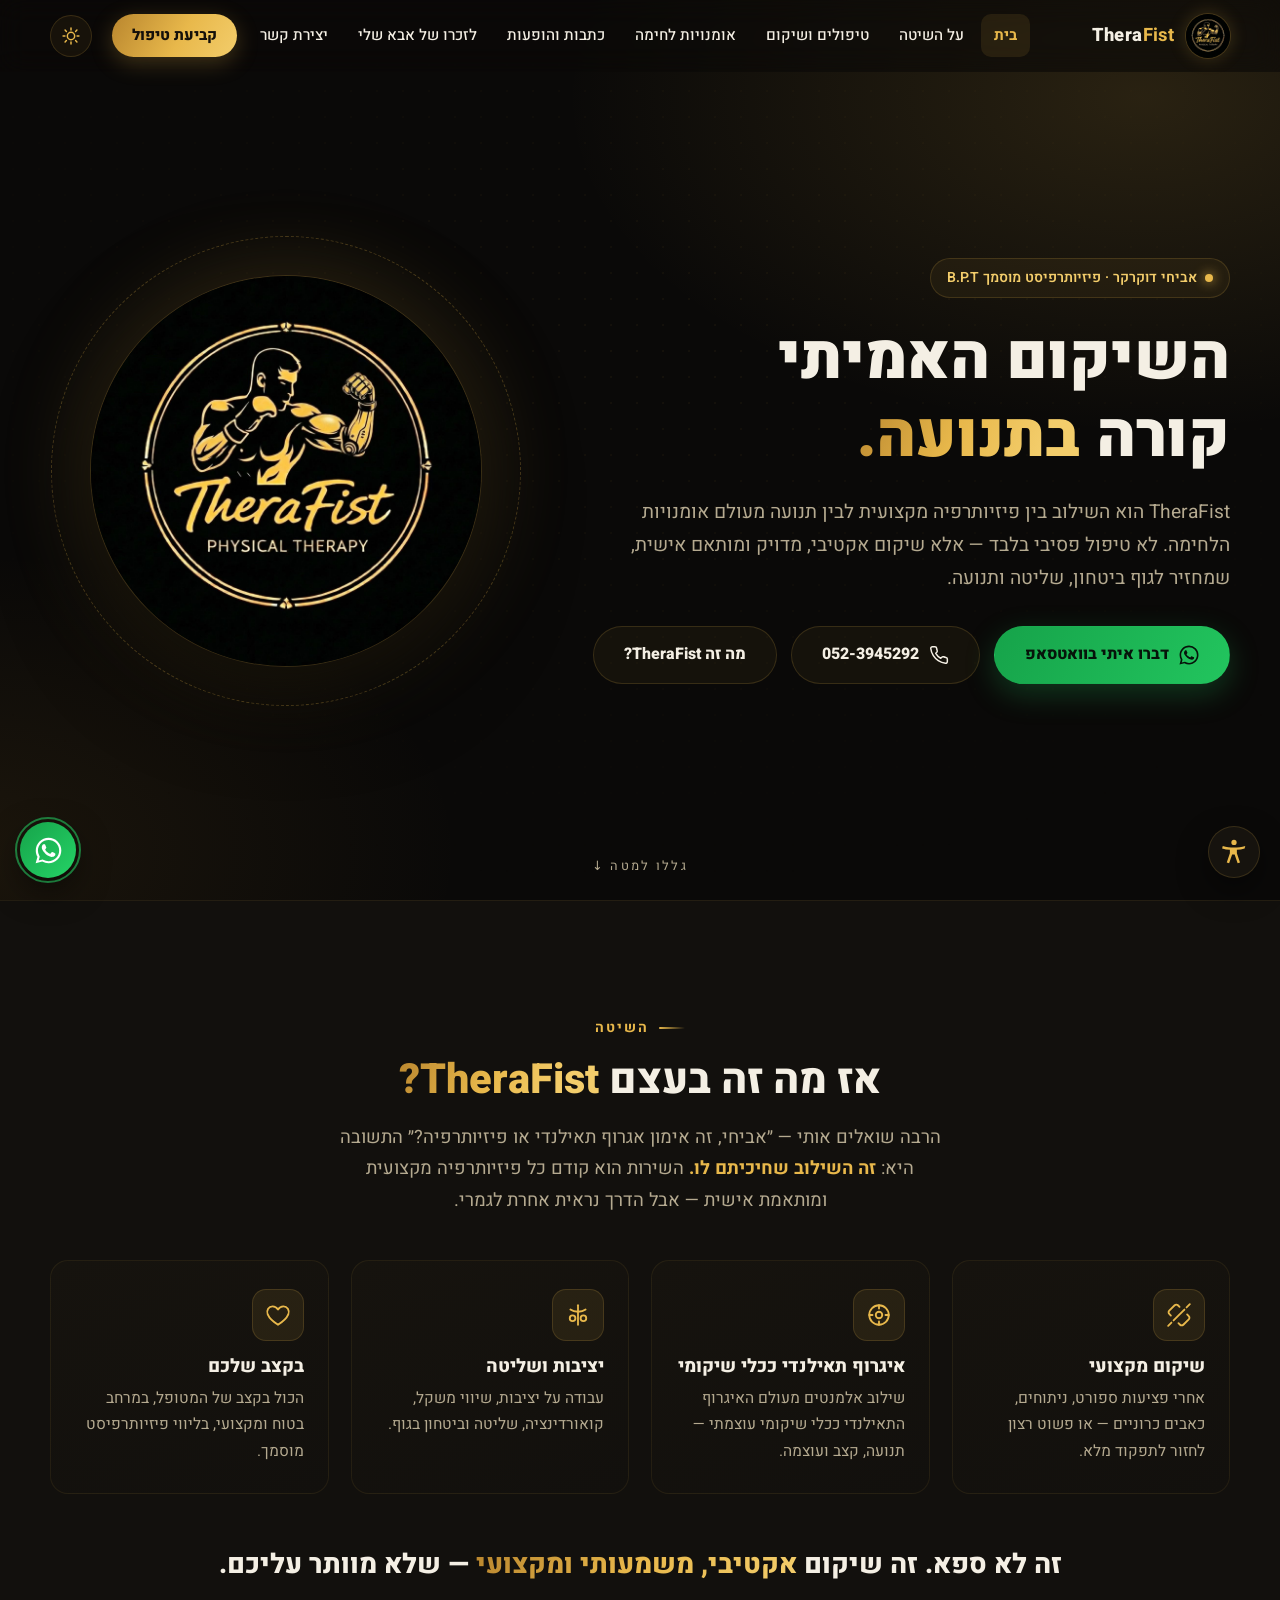
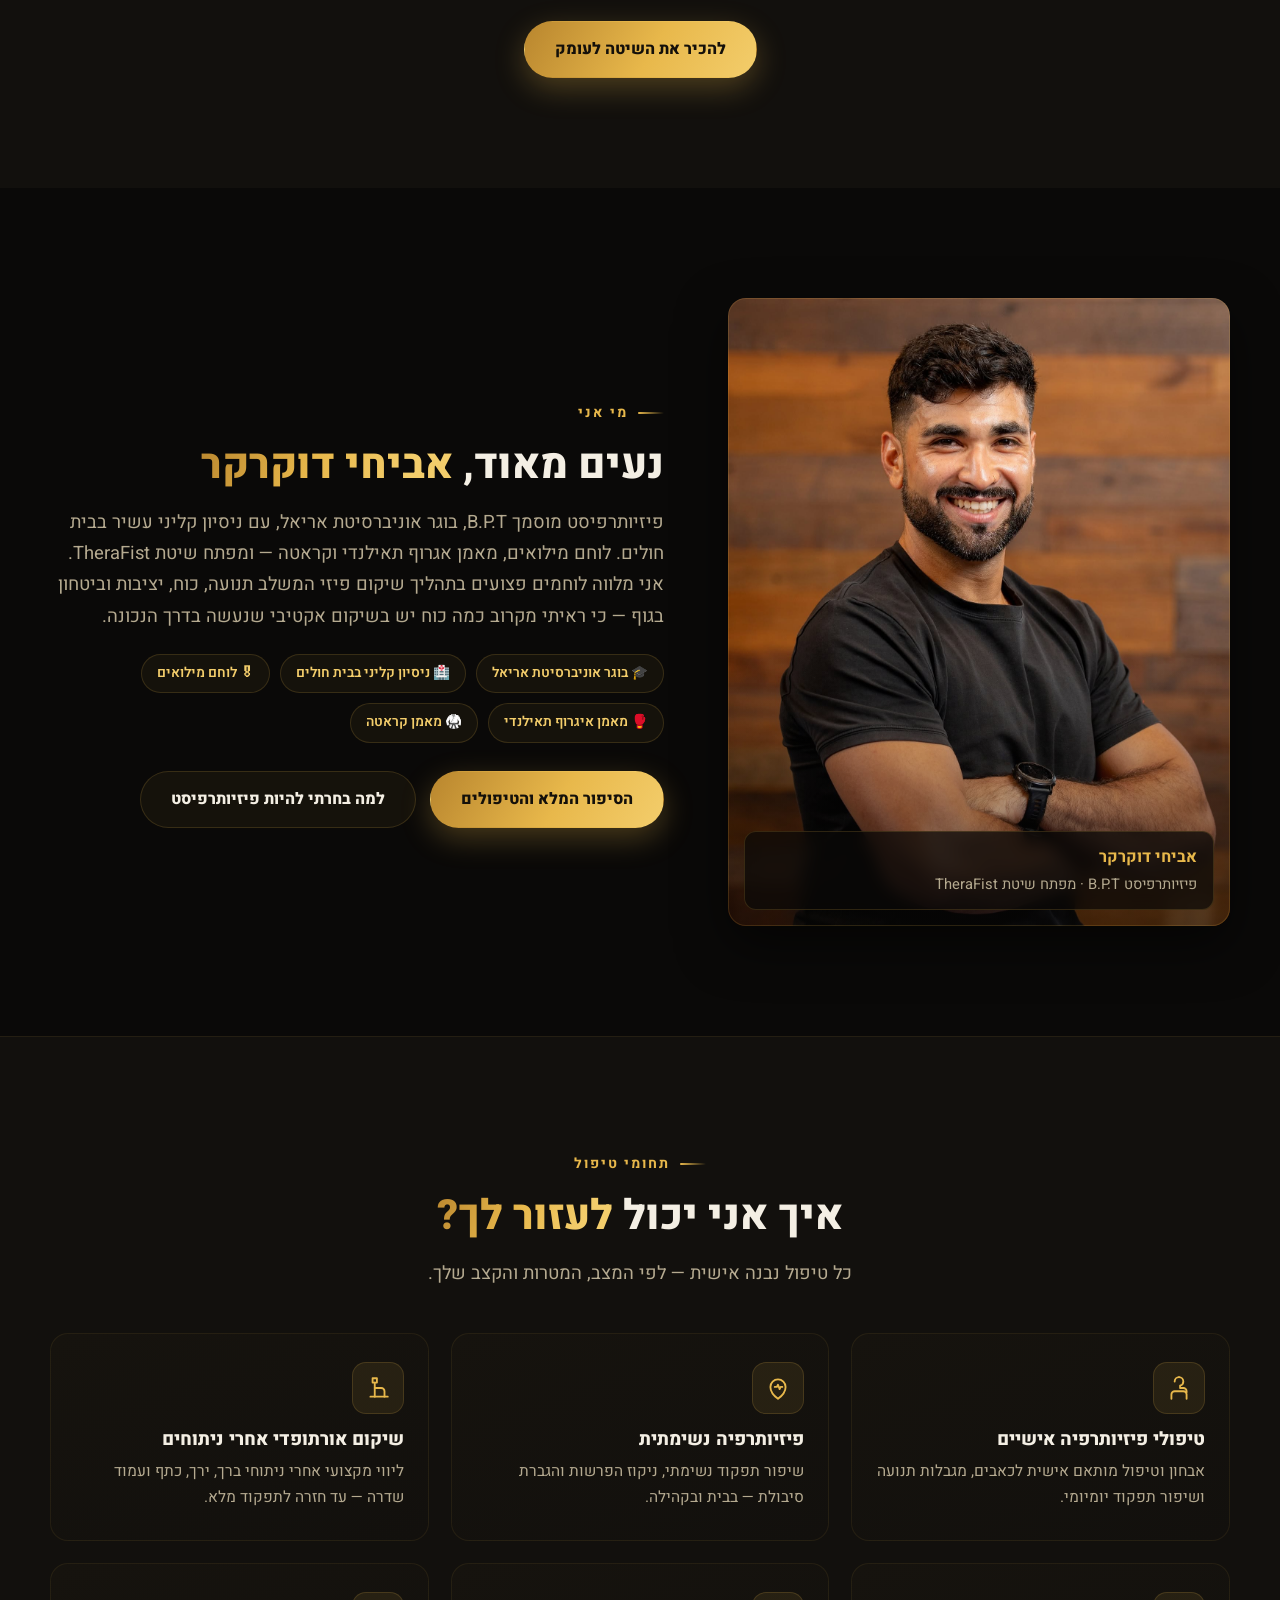
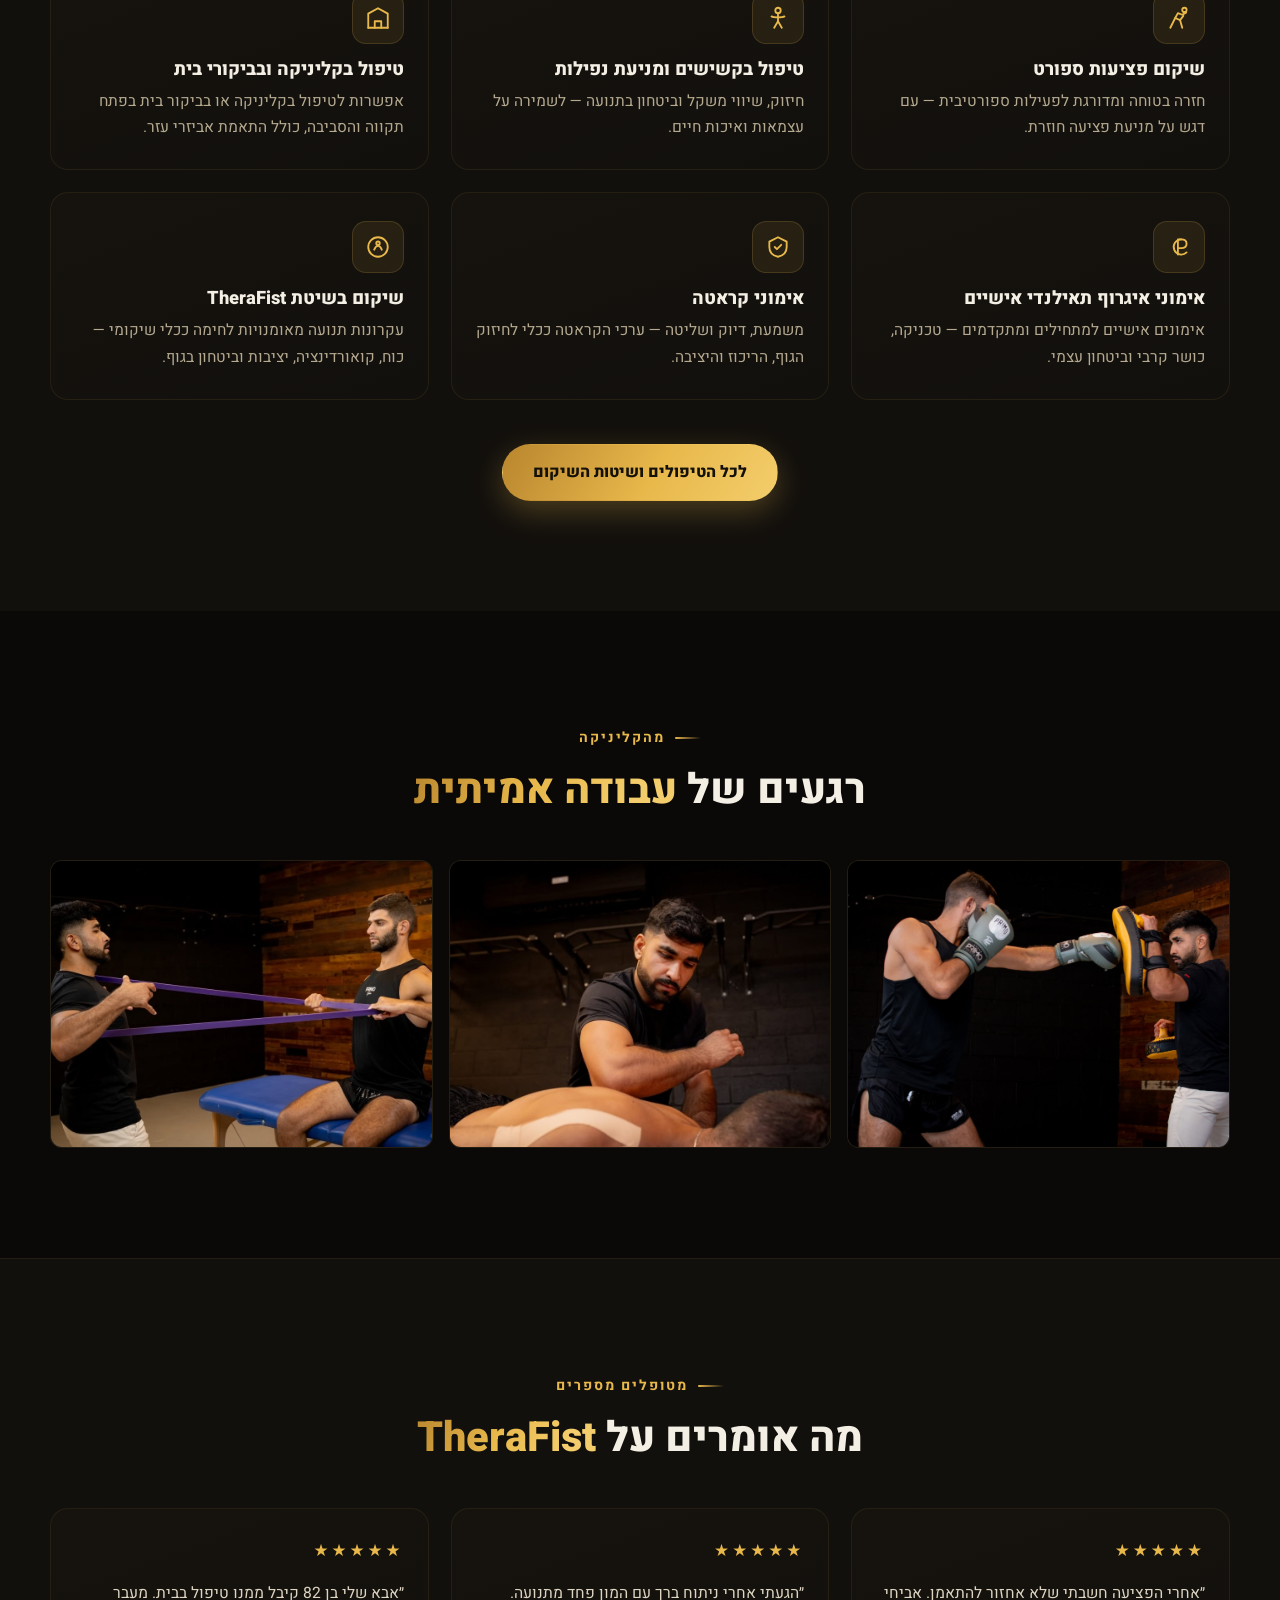
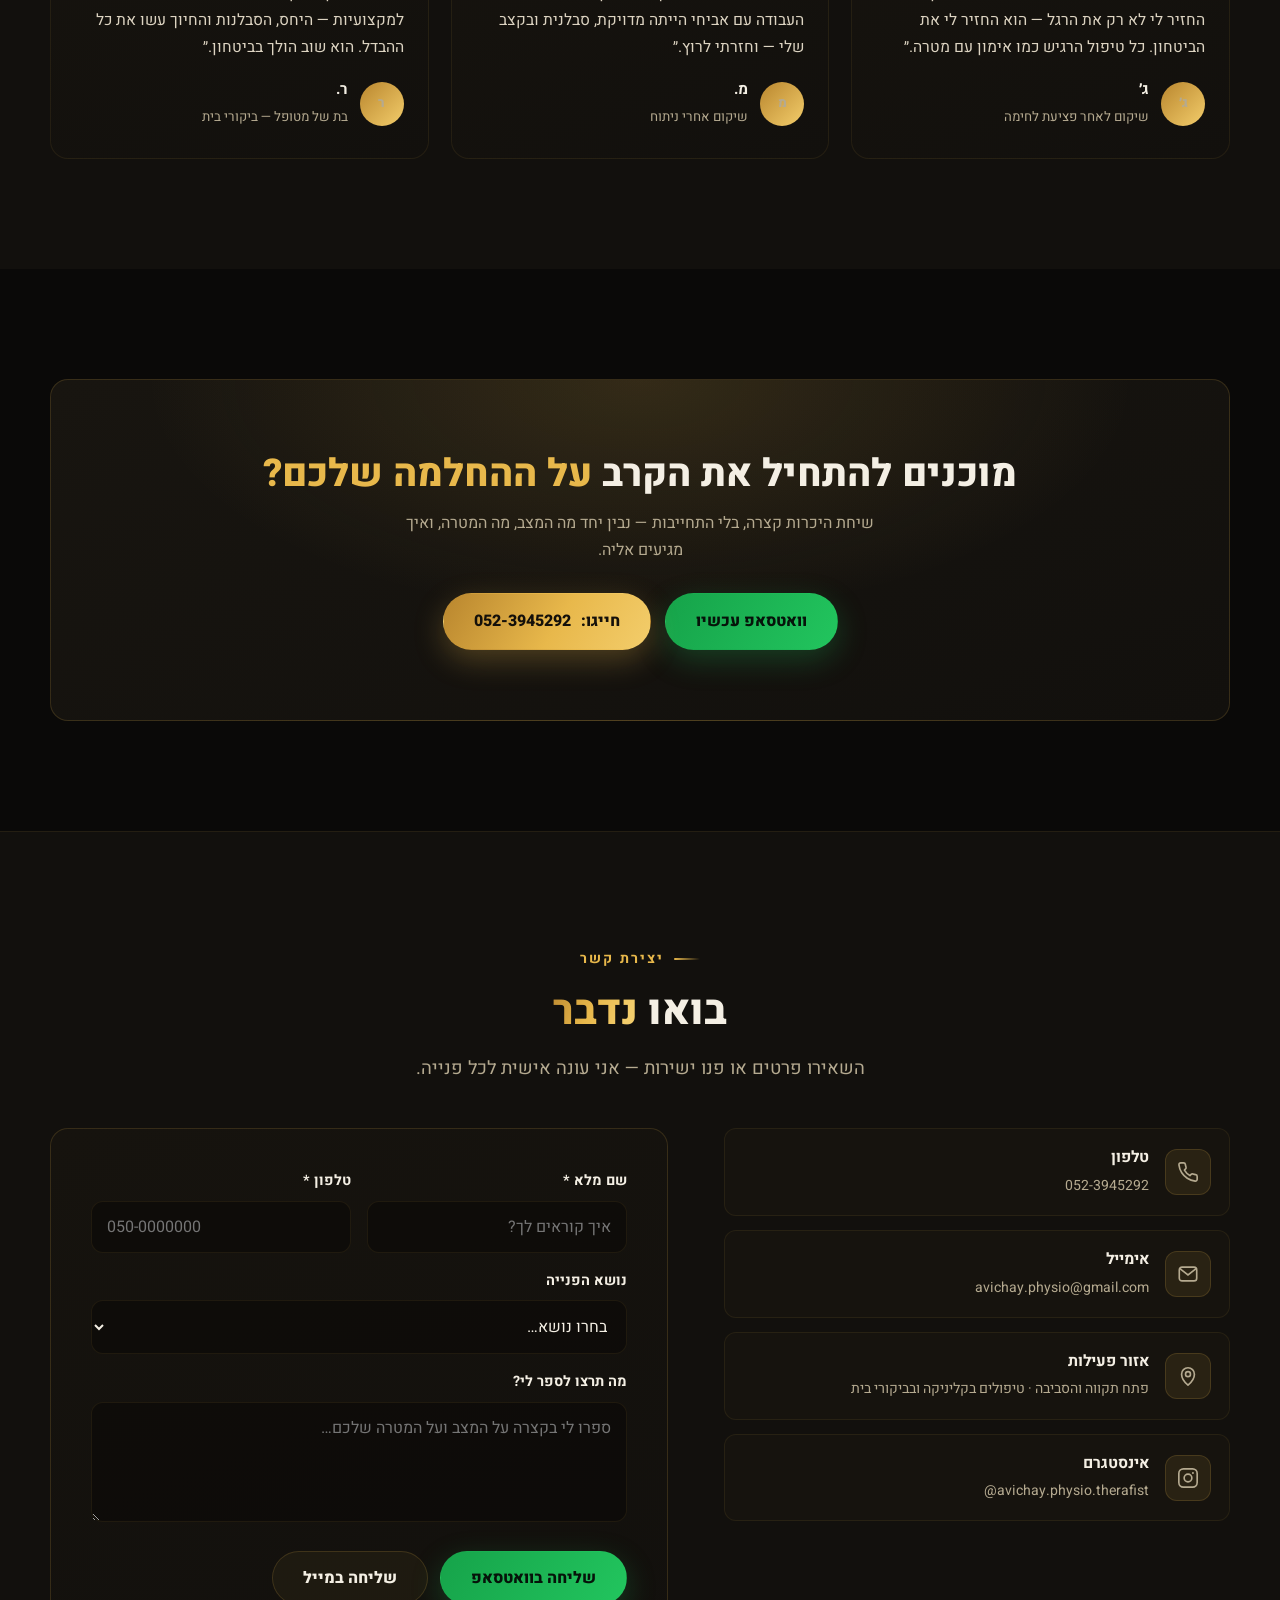
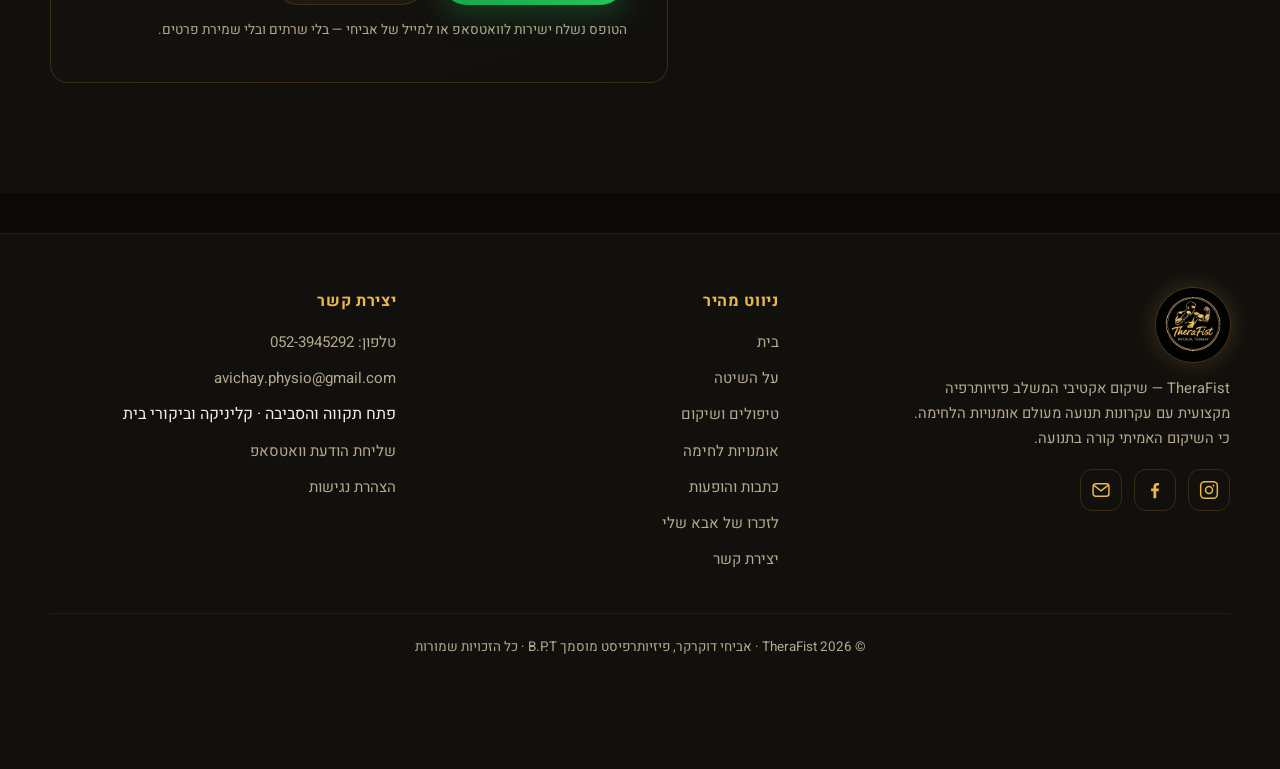
<file: index.html>
<!DOCTYPE html>
<html lang="he" dir="rtl" data-theme="dark">
<head>
  <meta charset="UTF-8">
  <meta name="viewport" content="width=device-width, initial-scale=1">
  <title>TheraFist — אביחי דוקרקר | פיזיותרפיה ושיקום בתנועה | פתח תקווה</title>
  <meta name="description" content="TheraFist — שיטת שיקום ייחודית המשלבת פיזיותרפיה מקצועית עם עקרונות תנועה מאיגרוף תאילנדי. אביחי דוקרקר, פיזיותרפיסט מוסמך B.P.T. טיפולים בקליניקה וביקורי בית בפתח תקווה והסביבה.">
  <meta name="keywords" content="פיזיותרפיה, פתח תקווה, שיקום, אגרוף תאילנדי, TheraFist, אביחי דוקרקר, פיזיותרפיסט, ביקורי בית">
  <meta name="author" content="אביחי דוקרקר">
  <meta property="og:type" content="website">
  <meta property="og:locale" content="he_IL">
  <meta property="og:site_name" content="TheraFist">
  <meta property="og:title" content="TheraFist — השיקום האמיתי קורה בתנועה">
  <meta property="og:description" content="פיזיותרפיה מקצועית בשילוב עקרונות תנועה מעולם אומנויות הלחימה. אביחי דוקרקר, פיזיותרפיסט מוסמך B.P.T.">
  <meta property="og:image" content="https://therafist.github.io/images/logo.jpg">
  <meta name="twitter:card" content="summary_large_image">
  <meta property="og:url" content="https://therafist.github.io/">
  <link rel="canonical" href="https://therafist.github.io/">
  <meta name="theme-color" content="#0a0908">
  <link rel="icon" type="image/jpeg" href="images/logo.jpg">
  <link rel="apple-touch-icon" href="images/logo.jpg">
  <link rel="preconnect" href="https://fonts.googleapis.com">
  <link rel="preconnect" href="https://fonts.gstatic.com" crossorigin>
  <link href="https://fonts.googleapis.com/css2?family=Heebo:wght@300;400;500;700;800;900&family=Frank+Ruhl+Libre:wght@400;500;700&display=swap" rel="stylesheet">
  <script>try{var d=document.documentElement;d.dataset.theme=localStorage.getItem("theme")||"dark";var a=JSON.parse(localStorage.getItem("a11y")||"{}");if(typeof a.font==="number"&&a.font!==100)d.setAttribute("data-a11y-font",Math.min(140,Math.max(90,a.font)));["grayscale","contrast","links","readable"].forEach(function(k){if(a[k])d.classList.add("a11y-"+k)});if(a.motion)d.classList.add("a11y-no-motion")}catch(e){}</script>
  <link rel="stylesheet" href="css/main.css">
  <script type="application/ld+json">
  {
    "@context": "https://schema.org",
    "@type": "MedicalBusiness",
    "name": "TheraFist — אביחי דוקרקר, פיזיותרפיה",
    "image": "https://therafist.github.io/images/logo.jpg",
    "url": "https://therafist.github.io/",
    "telephone": "+972-52-3945292",
    "email": "avichay.physio@gmail.com",
    "address": {
      "@type": "PostalAddress",
      "addressLocality": "פתח תקווה",
      "addressCountry": "IL"
    },
    "founder": { "@type": "Person", "name": "אביחי דוקרקר", "jobTitle": "פיזיותרפיסט מוסמך B.P.T" },
    "sameAs": [
      "https://www.instagram.com/avichay.physio.therafist",
      "https://www.facebook.com/Avichay.physio"
    ]
  }
  </script>
</head>
<body>
  <div class="loader" aria-hidden="true">
    <img class="loader__logo" src="images/logo.jpg" alt="">
  </div>

  <main id="main">

    <!-- ================= HERO ================= -->
    <section class="hero" aria-label="פתיח">
      <div class="container hero__grid">
        <div>
          <span class="hero__badge reveal">אביחי דוקרקר · פיזיותרפיסט מוסמך B.P.T</span>
          <h1 class="reveal" style="--d:.08s">השיקום האמיתי<br>קורה <em>בתנועה.</em></h1>
          <p class="hero__lead reveal" style="--d:.16s">
            TheraFist הוא השילוב בין פיזיותרפיה מקצועית לבין תנועה מעולם אומנויות הלחימה.
            לא טיפול פסיבי בלבד — אלא שיקום אקטיבי, מדויק ומותאם אישית,
            שמחזיר לגוף ביטחון, שליטה ותנועה.
          </p>
          <div class="btn-row reveal" style="--d:.24s">
            <a class="btn btn--whatsapp" href="https://wa.me/972523945292?text=%D7%94%D7%99%D7%99%20%D7%90%D7%91%D7%99%D7%97%D7%99%2C%20%D7%90%D7%A9%D7%9E%D7%97%20%D7%9C%D7%A7%D7%91%D7%95%D7%A2%20%D7%98%D7%99%D7%A4%D7%95%D7%9C" target="_blank" rel="noopener">
              <svg viewBox="0 0 24 24" fill="currentColor" aria-hidden="true"><path d="M17.5 14.4c-.3-.15-1.76-.87-2.03-.97-.27-.1-.47-.15-.67.15-.2.3-.77.96-.94 1.16-.17.2-.35.22-.65.07-.3-.15-1.26-.46-2.4-1.48-.88-.79-1.48-1.76-1.65-2.06-.17-.3-.02-.46.13-.61.14-.13.3-.35.45-.52.15-.17.2-.3.3-.5.1-.2.05-.37-.02-.52-.08-.15-.67-1.62-.92-2.22-.24-.58-.49-.5-.67-.51h-.57c-.2 0-.52.07-.8.37-.27.3-1.04 1.02-1.04 2.5 0 1.47 1.07 2.9 1.22 3.1.15.2 2.11 3.22 5.1 4.51.71.31 1.27.5 1.7.63.72.23 1.37.2 1.88.12.58-.09 1.76-.72 2-1.42.25-.7.25-1.3.18-1.42-.08-.13-.28-.2-.58-.35zM12.04 21.5h-.01a9.4 9.4 0 0 1-4.8-1.32l-.34-.2-3.57.94.95-3.48-.22-.36a9.42 9.42 0 0 1-1.44-5.03c0-5.2 4.23-9.43 9.44-9.43a9.4 9.4 0 0 1 9.42 9.44c0 5.2-4.23 9.44-9.43 9.44zM20.06 3.97A11.34 11.34 0 0 0 12.03.64C5.77.64.68 5.73.68 11.99c0 2 .52 3.95 1.52 5.67L.58 23.36l5.83-1.53a11.35 11.35 0 0 0 5.62 1.48h.01c6.26 0 11.35-5.09 11.35-11.35 0-3.03-1.18-5.88-3.33-8z"/></svg>
              דברו איתי בוואטסאפ
            </a>
            <a class="btn btn--ghost" href="tel:+972523945292">
              <svg viewBox="0 0 24 24" fill="none" stroke="currentColor" stroke-width="1.8" stroke-linecap="round" stroke-linejoin="round" aria-hidden="true"><path d="M22 16.92v3a2 2 0 0 1-2.18 2 19.79 19.79 0 0 1-8.63-3.07 19.5 19.5 0 0 1-6-6 19.79 19.79 0 0 1-3.07-8.67A2 2 0 0 1 4.11 2h3a2 2 0 0 1 2 1.72c.13.96.36 1.9.7 2.81a2 2 0 0 1-.45 2.11L8.09 9.91a16 16 0 0 0 6 6l1.27-1.27a2 2 0 0 1 2.11-.45c.91.34 1.85.57 2.81.7A2 2 0 0 1 22 16.92z"/></svg>
              <bdo dir="ltr">052-3945292</bdo>
            </a>
            <a class="btn btn--ghost" href="method.html">מה זה TheraFist?</a>
          </div>
        </div>
        <div class="hero__logo-wrap reveal reveal--zoom" style="--d:.2s">
          <div class="hero__ring" aria-hidden="true"></div>
          <img class="hero__logo" src="images/logo.jpg" alt="הלוגו של TheraFist — דמות מתאגרף בזהב על רקע שחור" width="390" height="390" fetchpriority="high">
        </div>
      </div>
      <div class="scroll-cue" aria-hidden="true">גללו למטה ↓</div>
    </section>

    <!-- ================= WHAT IS THERAFIST ================= -->
    <section class="section section--tint section--line" id="what" aria-labelledby="what-title">
      <div class="container">
        <div class="center reveal">
          <span class="eyebrow">השיטה</span>
          <h2 class="section-title" id="what-title">אז מה זה בעצם <em>TheraFist?</em></h2>
          <p class="section-lead">
            הרבה שואלים אותי — ״אביחי, זה אימון אגרוף תאילנדי או פיזיותרפיה?״
            התשובה היא: <b class="gold">זה השילוב שחיכיתם לו.</b>
            השירות הוא קודם כל פיזיותרפיה מקצועית ומותאמת אישית — אבל הדרך נראית אחרת לגמרי.
          </p>
        </div>
        <div class="grid grid--4 mt-3">
          <article class="card reveal">
            <div class="card__icon"><svg viewBox="0 0 24 24" fill="none" stroke="currentColor" stroke-width="1.7" stroke-linecap="round" stroke-linejoin="round"><path d="M4.5 12.5 3 11a2.1 2.1 0 0 1 0-3l5-5a2.1 2.1 0 0 1 3 0l1.5 1.5"/><path d="m19.5 11.5 1.5 1.5a2.1 2.1 0 0 1 0 3l-5 5a2.1 2.1 0 0 1-3 0L11.5 19.5"/><path d="M7 17 17 7"/><path d="m2 22 3-3"/><path d="m19 5 3-3"/></svg></div>
            <h3>שיקום מקצועי</h3>
            <p>אחרי פציעות ספורט, ניתוחים, כאבים כרוניים — או פשוט רצון לחזור לתפקוד מלא.</p>
          </article>
          <article class="card reveal" style="--d:.1s">
            <div class="card__icon"><svg viewBox="0 0 24 24" fill="none" stroke="currentColor" stroke-width="1.7" stroke-linecap="round" stroke-linejoin="round"><circle cx="12" cy="12" r="9"/><path d="M12 3v3M12 18v3M3 12h3M18 12h3"/><circle cx="12" cy="12" r="3"/></svg></div>
            <h3>איגרוף תאילנדי ככלי שיקומי</h3>
            <p>שילוב אלמנטים מעולם האיגרוף התאילנדי ככלי שיקומי עוצמתי — תנועה, קצב ועוצמה.</p>
          </article>
          <article class="card reveal" style="--d:.2s">
            <div class="card__icon"><svg viewBox="0 0 24 24" fill="none" stroke="currentColor" stroke-width="1.7" stroke-linecap="round" stroke-linejoin="round"><path d="M12 3v18"/><path d="M5 7c2 1.5 5 2 7 2s5-.5 7-2"/><circle cx="7" cy="15" r="2.6"/><circle cx="17" cy="15" r="2.6"/></svg></div>
            <h3>יציבות ושליטה</h3>
            <p>עבודה על יציבות, שיווי משקל, קואורדינציה, שליטה וביטחון בגוף.</p>
          </article>
          <article class="card reveal" style="--d:.3s">
            <div class="card__icon"><svg viewBox="0 0 24 24" fill="none" stroke="currentColor" stroke-width="1.7" stroke-linecap="round" stroke-linejoin="round"><path d="M12 21s-7.5-4.6-9.5-9.5C1 7.5 3.5 4 7 4c2.2 0 3.9 1.2 5 3 1.1-1.8 2.8-3 5-3 3.5 0 6 3.5 4.5 7.5C19.5 16.4 12 21 12 21z"/></svg></div>
            <h3>בקצב שלכם</h3>
            <p>הכול בקצב של המטופל, במרחב בטוח ומקצועי, בליווי פיזיותרפיסט מוסמך.</p>
          </article>
        </div>
        <p class="pull-quote center reveal mt-3" style="border:none">
          זה לא ספא. זה שיקום <em>אקטיבי, משמעותי ומקצועי</em> — שלא מוותר עליכם.
        </p>
        <div class="center reveal">
          <a class="btn btn--gold" href="method.html">להכיר את השיטה לעומק</a>
        </div>
      </div>
    </section>

    <!-- ================= ABOUT / AUTHORITY ================= -->
    <section class="section" id="about" aria-labelledby="about-title">
      <div class="container split">
        <div class="portrait reveal reveal--right">
          <img src="images/profile_pic.jpg" alt="אביחי דוקרקר — פיזיותרפיסט מוסמך, מחייך בחולצה שחורה" loading="lazy">
          <div class="portrait__tag">
            <b>אביחי דוקרקר</b>
            <span>פיזיותרפיסט B.P.T · מפתח שיטת TheraFist</span>
          </div>
        </div>
        <div class="reveal reveal--left">
          <span class="eyebrow">מי אני</span>
          <h2 class="section-title" id="about-title">נעים מאוד, <em>אביחי דוקרקר</em></h2>
          <p class="section-lead">
            פיזיותרפיסט מוסמך B.P.T, בוגר אוניברסיטת אריאל, עם ניסיון קליני עשיר בבית חולים.
            לוחם מילואים, מאמן אגרוף תאילנדי וקראטה — ומפתח שיטת TheraFist.
            אני מלווה לוחמים פצועים בתהליך שיקום פיזי המשלב תנועה, כוח, יציבות
            וביטחון בגוף — כי ראיתי מקרוב כמה כוח יש בשיקום אקטיבי שנעשה בדרך הנכונה.
          </p>
          <div class="cred-badges">
            <span>🎓 בוגר אוניברסיטת אריאל</span>
            <span>🏥 ניסיון קליני בבית חולים</span>
            <span>🎖 לוחם מילואים</span>
            <span>🥊 מאמן איגרוף תאילנדי</span>
            <span>🥋 מאמן קראטה</span>
          </div>
          <div class="btn-row">
            <a class="btn btn--gold" href="treatments.html">הסיפור המלא והטיפולים</a>
            <a class="btn btn--ghost" href="memory.html">למה בחרתי להיות פיזיותרפיסט</a>
          </div>
        </div>
      </div>
    </section>

    <!-- ================= SERVICES ================= -->
    <section class="section section--tint section--line" id="services" aria-labelledby="services-title">
      <div class="container">
        <div class="center reveal">
          <span class="eyebrow">תחומי טיפול</span>
          <h2 class="section-title" id="services-title">איך אני יכול <em>לעזור לך?</em></h2>
          <p class="section-lead">כל טיפול נבנה אישית — לפי המצב, המטרות והקצב שלך.</p>
        </div>
        <div class="grid grid--3 mt-3">
          <article class="card reveal">
            <div class="card__icon"><svg viewBox="0 0 24 24" fill="none" stroke="currentColor" stroke-width="1.7" stroke-linecap="round" stroke-linejoin="round"><path d="M12 2a4 4 0 0 1 4 4c0 1.9-1.3 3.4-3 3.9V12h3a3 3 0 0 1 3 3v1"/><path d="M8 6a4 4 0 0 1 4-4"/><path d="M5 22v-4a3 3 0 0 1 3-3h8a3 3 0 0 1 3 3v4"/></svg></div>
            <h3>טיפולי פיזיותרפיה אישיים</h3>
            <p>אבחון וטיפול מותאם אישית לכאבים, מגבלות תנועה ושיפור תפקוד יומיומי.</p>
          </article>
          <article class="card reveal" style="--d:.06s">
            <div class="card__icon"><svg viewBox="0 0 24 24" fill="none" stroke="currentColor" stroke-width="1.7" stroke-linecap="round" stroke-linejoin="round"><path d="M12 22c4-3 7-6.5 7-11a7 7 0 1 0-14 0c0 4.5 3 8 7 11z"/><path d="M9 11h2l1-2 1.5 4 1-2H16"/></svg></div>
            <h3>פיזיותרפיה נשימתית</h3>
            <p>שיפור תפקוד נשימתי, ניקוז הפרשות והגברת סיבולת — בבית ובקהילה.</p>
          </article>
          <article class="card reveal" style="--d:.12s">
            <div class="card__icon"><svg viewBox="0 0 24 24" fill="none" stroke="currentColor" stroke-width="1.7" stroke-linecap="round" stroke-linejoin="round"><path d="M7 3h4v4H7z"/><path d="M9 7v13"/><path d="M9 12h6a3 3 0 0 1 3 3v5"/><path d="M5 20h16"/></svg></div>
            <h3>שיקום אורתופדי אחרי ניתוחים</h3>
            <p>ליווי מקצועי אחרי ניתוחי ברך, ירך, כתף ועמוד שדרה — עד חזרה לתפקוד מלא.</p>
          </article>
          <article class="card reveal" style="--d:.18s">
            <div class="card__icon"><svg viewBox="0 0 24 24" fill="none" stroke="currentColor" stroke-width="1.7" stroke-linecap="round" stroke-linejoin="round"><circle cx="17" cy="4.5" r="2"/><path d="m4 21 4.5-9L13 14l3-4"/><path d="m13 14 2 7"/><path d="M8.5 12 11 7.5l4 1.5 3.5-2"/></svg></div>
            <h3>שיקום פציעות ספורט</h3>
            <p>חזרה בטוחה ומדורגת לפעילות ספורטיבית — עם דגש על מניעת פציעה חוזרת.</p>
          </article>
          <article class="card reveal" style="--d:.24s">
            <div class="card__icon"><svg viewBox="0 0 24 24" fill="none" stroke="currentColor" stroke-width="1.7" stroke-linecap="round" stroke-linejoin="round"><circle cx="12" cy="5" r="2.5"/><path d="M12 7.5V15"/><path d="m12 15-3.5 6"/><path d="m12 15 3.5 6"/><path d="M6 10.5c2 1.2 10 1.2 12 0"/></svg></div>
            <h3>טיפול בקשישים ומניעת נפילות</h3>
            <p>חיזוק, שיווי משקל וביטחון בתנועה — לשמירה על עצמאות ואיכות חיים.</p>
          </article>
          <article class="card reveal" style="--d:.3s">
            <div class="card__icon"><svg viewBox="0 0 24 24" fill="none" stroke="currentColor" stroke-width="1.7" stroke-linecap="round" stroke-linejoin="round"><path d="M3 21V8l9-5 9 5v13"/><path d="M9 21v-6h6v6"/><path d="M3 21h18"/></svg></div>
            <h3>טיפול בקליניקה ובביקורי בית</h3>
            <p>אפשרות לטיפול בקליניקה או בביקור בית בפתח תקווה והסביבה, כולל התאמת אביזרי עזר.</p>
          </article>
          <article class="card reveal" style="--d:.36s">
            <div class="card__icon"><svg viewBox="0 0 24 24" fill="none" stroke="currentColor" stroke-width="1.7" stroke-linecap="round" stroke-linejoin="round"><path d="M14 5a7 7 0 1 0 5 12"/><path d="M14 5c2.5 0 5 1 5 4s-2.5 4-5 4h-3V5z"/><path d="M11 13v6"/></svg></div>
            <h3>אימוני איגרוף תאילנדי אישיים</h3>
            <p>אימונים אישיים למתחילים ומתקדמים — טכניקה, כושר קרבי וביטחון עצמי.</p>
          </article>
          <article class="card reveal" style="--d:.42s">
            <div class="card__icon"><svg viewBox="0 0 24 24" fill="none" stroke="currentColor" stroke-width="1.7" stroke-linecap="round" stroke-linejoin="round"><path d="M12 3 4 7v5c0 5 3.5 8 8 9 4.5-1 8-4 8-9V7z"/><path d="m9 12 2 2 4-4"/></svg></div>
            <h3>אימוני קראטה</h3>
            <p>משמעת, דיוק ושליטה — ערכי הקראטה ככלי לחיזוק הגוף, הריכוז והיציבה.</p>
          </article>
          <article class="card reveal" style="--d:.48s">
            <div class="card__icon"><svg viewBox="0 0 24 24" fill="none" stroke="currentColor" stroke-width="1.7" stroke-linecap="round" stroke-linejoin="round"><circle cx="12" cy="12" r="9"/><path d="M8.5 14.5c1-2.5 2-3.5 3.5-3.5s2.5 1 3.5 3.5"/><circle cx="12" cy="8.5" r="1.6"/></svg></div>
            <h3>שיקום בשיטת TheraFist</h3>
            <p>עקרונות תנועה מאומנויות לחימה ככלי שיקומי — כוח, קואורדינציה, יציבות וביטחון בגוף.</p>
          </article>
        </div>
        <div class="center mt-3 reveal">
          <a class="btn btn--gold" href="treatments.html">לכל הטיפולים ושיטות השיקום</a>
        </div>
      </div>
    </section>

    <!-- ================= GALLERY ================= -->
    <section class="section" id="gallery" aria-labelledby="gallery-title">
      <div class="container">
        <div class="center reveal">
          <span class="eyebrow">מהקליניקה</span>
          <h2 class="section-title" id="gallery-title">רגעים של <em>עבודה אמיתית</em></h2>
        </div>
        <div class="gallery mt-3">
          <figure class="reveal">
            <img src="images/work.jpg" alt="אביחי מטפל במטופל במהלך תרגול שיקומי" loading="lazy">
            <figcaption>שיקום אקטיבי בתנועה</figcaption>
          </figure>
          <figure class="reveal" style="--d:.1s">
            <img src="images/work_2.jpg" alt="אביחי מדריך תרגיל טיפולי בשיטת TheraFist" loading="lazy">
            <figcaption>ליווי צמוד ומקצועי</figcaption>
          </figure>
          <figure class="reveal" style="--d:.2s">
            <img src="images/work_3.jpg" alt="עבודה טיפולית עם מטופל בשילוב אלמנטים מאיגרוף" loading="lazy">
            <figcaption>כפפות ככלי טיפולי</figcaption>
          </figure>
        </div>
      </div>
    </section>

    <!-- ================= TESTIMONIALS ================= -->
    <section class="section section--tint section--line" id="testimonials" aria-labelledby="testimonials-title">
      <div class="container">
        <div class="center reveal">
          <span class="eyebrow">מטופלים מספרים</span>
          <h2 class="section-title" id="testimonials-title">מה אומרים על <em>TheraFist</em></h2>
        </div>
        <div class="grid grid--3 mt-3">
          <article class="card testimonial reveal">
            <div class="testimonial__stars" aria-label="חמישה כוכבים">★★★★★</div>
            <blockquote>״אחרי הפציעה חשבתי שלא אחזור להתאמן. אביחי החזיר לי לא רק את הרגל — הוא החזיר לי את הביטחון. כל טיפול הרגיש כמו אימון עם מטרה.״</blockquote>
            <footer>
              <span class="testimonial__avatar" aria-hidden="true">ג׳</span>
              <div><b>ג׳</b><span>שיקום לאחר פציעת לחימה</span></div>
            </footer>
          </article>
          <article class="card testimonial reveal" style="--d:.12s">
            <div class="testimonial__stars" aria-label="חמישה כוכבים">★★★★★</div>
            <blockquote>״הגעתי אחרי ניתוח ברך עם המון פחד מתנועה. העבודה עם אביחי הייתה מדויקת, סבלנית ובקצב שלי — וחזרתי לרוץ.״</blockquote>
            <footer>
              <span class="testimonial__avatar" aria-hidden="true">מ</span>
              <div><b>מ.</b><span>שיקום אחרי ניתוח</span></div>
            </footer>
          </article>
          <article class="card testimonial reveal" style="--d:.24s">
            <div class="testimonial__stars" aria-label="חמישה כוכבים">★★★★★</div>
            <blockquote>״אבא שלי בן 82 קיבל ממנו טיפול בבית. מעבר למקצועיות — היחס, הסבלנות והחיוך עשו את כל ההבדל. הוא שוב הולך בביטחון.״</blockquote>
            <footer>
              <span class="testimonial__avatar" aria-hidden="true">ר</span>
              <div><b>ר.</b><span>בת של מטופל — ביקורי בית</span></div>
            </footer>
          </article>
        </div>
      </div>
    </section>

    <!-- ================= CTA ================= -->
    <section class="section" aria-label="קריאה לפעולה">
      <div class="container">
        <div class="cta-band reveal">
          <h2>מוכנים להתחיל את הקרב <span class="gold">על ההחלמה שלכם?</span></h2>
          <p>שיחת היכרות קצרה, בלי התחייבות — נבין יחד מה המצב, מה המטרה, ואיך מגיעים אליה.</p>
          <div class="btn-row">
            <a class="btn btn--whatsapp" href="https://wa.me/972523945292?text=%D7%94%D7%99%D7%99%20%D7%90%D7%91%D7%99%D7%97%D7%99%2C%20%D7%90%D7%A9%D7%9E%D7%97%20%D7%9C%D7%A7%D7%91%D7%95%D7%A2%20%D7%98%D7%99%D7%A4%D7%95%D7%9C" target="_blank" rel="noopener">וואטסאפ עכשיו</a>
            <a class="btn btn--gold" href="tel:+972523945292">חייגו: <bdo dir="ltr">052-3945292</bdo></a>
          </div>
        </div>
      </div>
    </section>

    <!-- ================= CONTACT ================= -->
    <section class="section section--tint section--line" id="contact" aria-labelledby="contact-title">
      <div class="container">
        <div class="center reveal">
          <span class="eyebrow">יצירת קשר</span>
          <h2 class="section-title" id="contact-title">בואו <em>נדבר</em></h2>
          <p class="section-lead">השאירו פרטים או פנו ישירות — אני עונה אישית לכל פנייה.</p>
        </div>
        <div class="contact-grid mt-3">
          <div class="contact-items reveal reveal--right">
            <a class="contact-item" href="tel:+972523945292">
              <span class="contact-item__icon"><svg viewBox="0 0 24 24" fill="none" stroke="currentColor" stroke-width="1.8" stroke-linecap="round" stroke-linejoin="round"><path d="M22 16.92v3a2 2 0 0 1-2.18 2 19.79 19.79 0 0 1-8.63-3.07 19.5 19.5 0 0 1-6-6 19.79 19.79 0 0 1-3.07-8.67A2 2 0 0 1 4.11 2h3a2 2 0 0 1 2 1.72c.13.96.36 1.9.7 2.81a2 2 0 0 1-.45 2.11L8.09 9.91a16 16 0 0 0 6 6l1.27-1.27a2 2 0 0 1 2.11-.45c.91.34 1.85.57 2.81.7A2 2 0 0 1 22 16.92z"/></svg></span>
              <div><b>טלפון</b><span>052-3945292</span></div>
            </a>
            <a class="contact-item" href="mailto:avichay.physio@gmail.com">
              <span class="contact-item__icon"><svg viewBox="0 0 24 24" fill="none" stroke="currentColor" stroke-width="1.8" stroke-linecap="round"><rect x="2.5" y="4.5" width="19" height="15" rx="3"/><path d="m3.5 6.5 8.5 6.5 8.5-6.5"/></svg></span>
              <div><b>אימייל</b><span>avichay.physio@gmail.com</span></div>
            </a>
            <a class="contact-item" href="https://maps.google.com/?q=%D7%A4%D7%AA%D7%97%20%D7%AA%D7%A7%D7%95%D7%95%D7%94" target="_blank" rel="noopener">
              <span class="contact-item__icon"><svg viewBox="0 0 24 24" fill="none" stroke="currentColor" stroke-width="1.8" stroke-linecap="round" stroke-linejoin="round"><path d="M12 22s7-6 7-12a7 7 0 1 0-14 0c0 6 7 12 7 12z"/><circle cx="12" cy="10" r="2.7"/></svg></span>
              <div><b>אזור פעילות</b><span class="rtl-note">פתח תקווה והסביבה · טיפולים בקליניקה ובביקורי בית</span></div>
            </a>
            <a class="contact-item" href="https://www.instagram.com/avichay.physio.therafist?igsh=MXZmYXB1em9wOGRzbg==" target="_blank" rel="noopener">
              <span class="contact-item__icon"><svg viewBox="0 0 24 24" fill="none" stroke="currentColor" stroke-width="1.8"><rect x="2" y="2" width="20" height="20" rx="5"/><circle cx="12" cy="12" r="4.2"/><circle cx="17.4" cy="6.6" r="1.1" fill="currentColor" stroke="none"/></svg></span>
              <div><b>אינסטגרם</b><span>@avichay.physio.therafist</span></div>
            </a>
          </div>
          <div class="form-card reveal reveal--left">
            <form data-contact-form novalidate>
              <div class="form-grid">
                <div class="form-field">
                  <label for="cf-name">שם מלא *</label>
                  <input id="cf-name" name="name" type="text" required autocomplete="name" placeholder="איך קוראים לך?">
                </div>
                <div class="form-field">
                  <label for="cf-phone">טלפון *</label>
                  <input id="cf-phone" name="phone" type="tel" required autocomplete="tel" placeholder="050-0000000">
                </div>
                <div class="form-field form-field--full">
                  <label for="cf-topic">נושא הפנייה</label>
                  <select id="cf-topic" name="topic">
                    <option value="">בחרו נושא…</option>
                    <option>טיפול פיזיותרפיה</option>
                    <option>שיקום אחרי ניתוח / פציעה</option>
                    <option>שיקום בשיטת TheraFist</option>
                    <option>ביקור בית</option>
                    <option>אימון איגרוף תאילנדי / קראטה</option>
                    <option>אחר</option>
                  </select>
                </div>
                <div class="form-field form-field--full">
                  <label for="cf-message">מה תרצו לספר לי?</label>
                  <textarea id="cf-message" name="message" placeholder="ספרו לי בקצרה על המצב ועל המטרה שלכם…"></textarea>
                </div>
              </div>
              <div class="form-actions">
                <button class="btn btn--whatsapp" type="submit">שליחה בוואטסאפ</button>
                <button class="btn btn--ghost" type="button" data-mailto>שליחה במייל</button>
              </div>
              <p class="form-note">הטופס נשלח ישירות לוואטסאפ או למייל של אביחי — בלי שרתים ובלי שמירת פרטים.</p>
            </form>
          </div>
        </div>
      </div>
    </section>

  </main>

  <script src="js/main.js" defer></script>
</body>
</html>
</file>
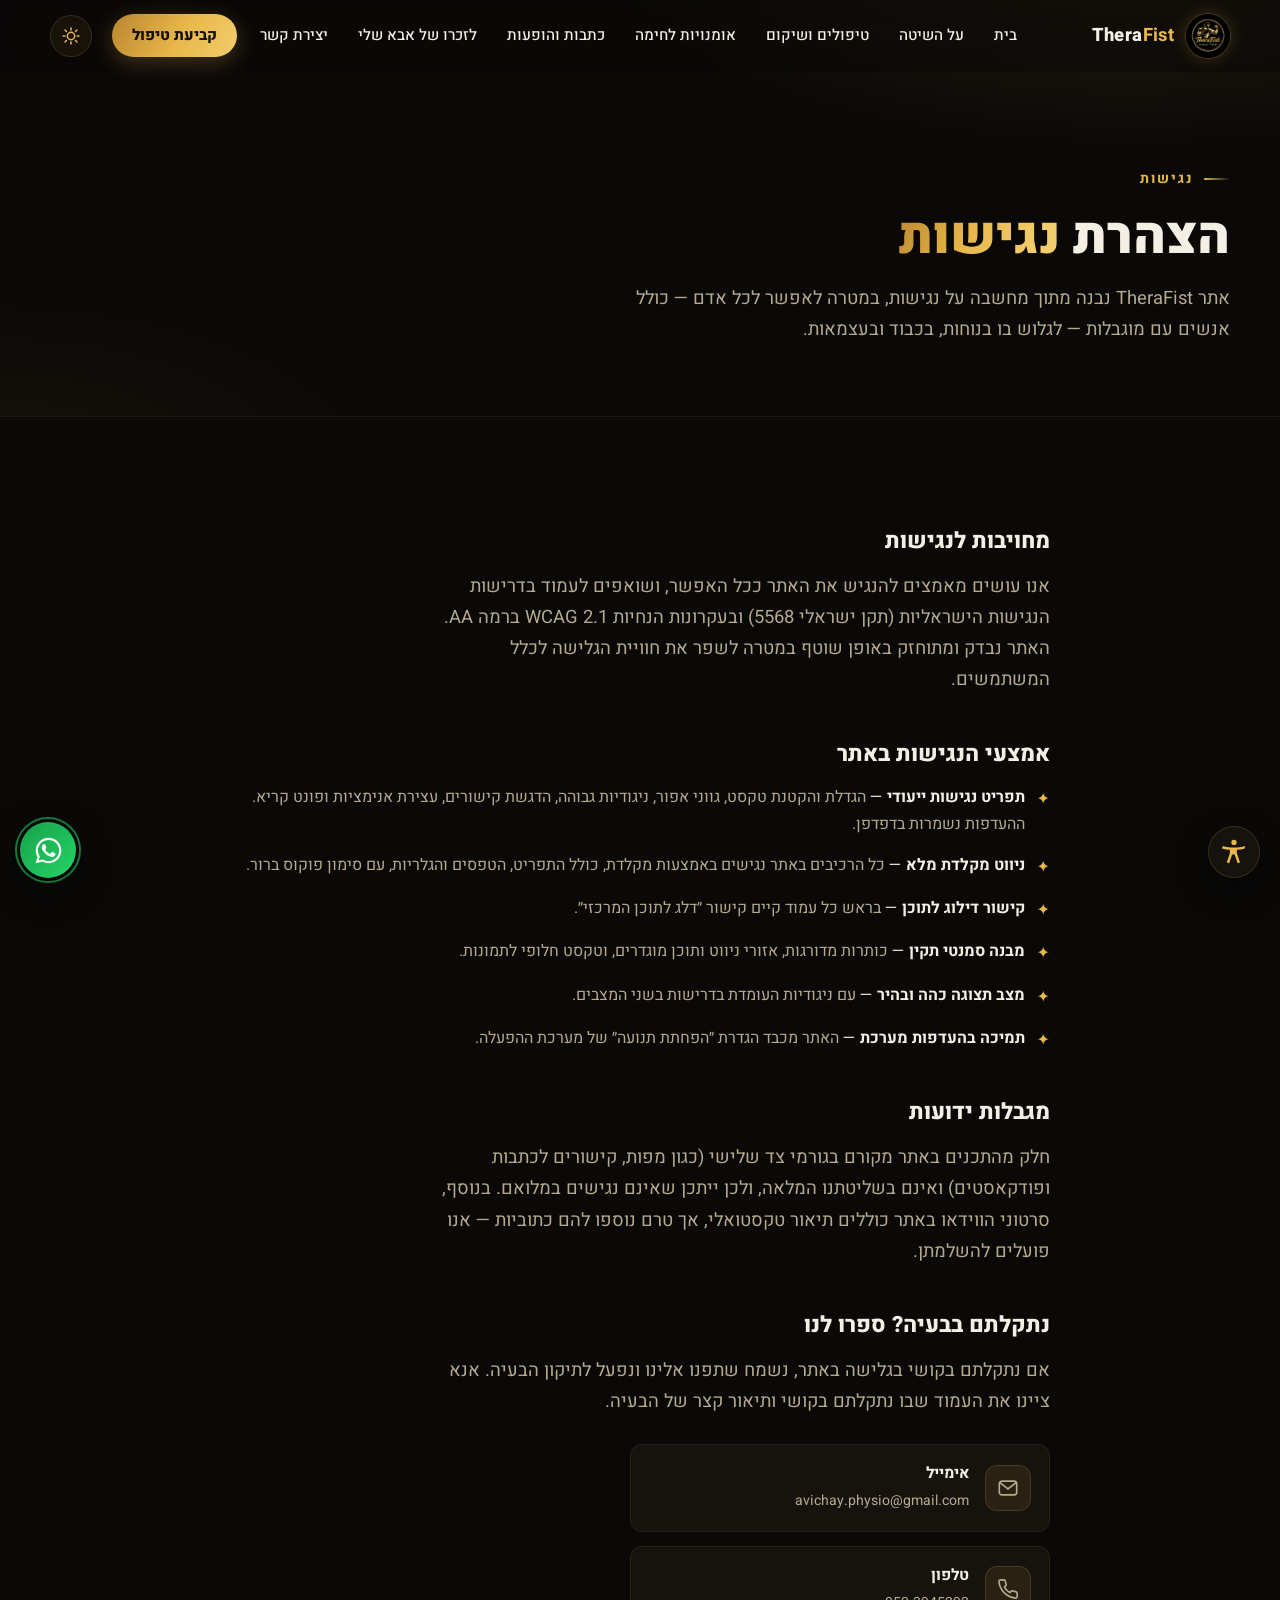
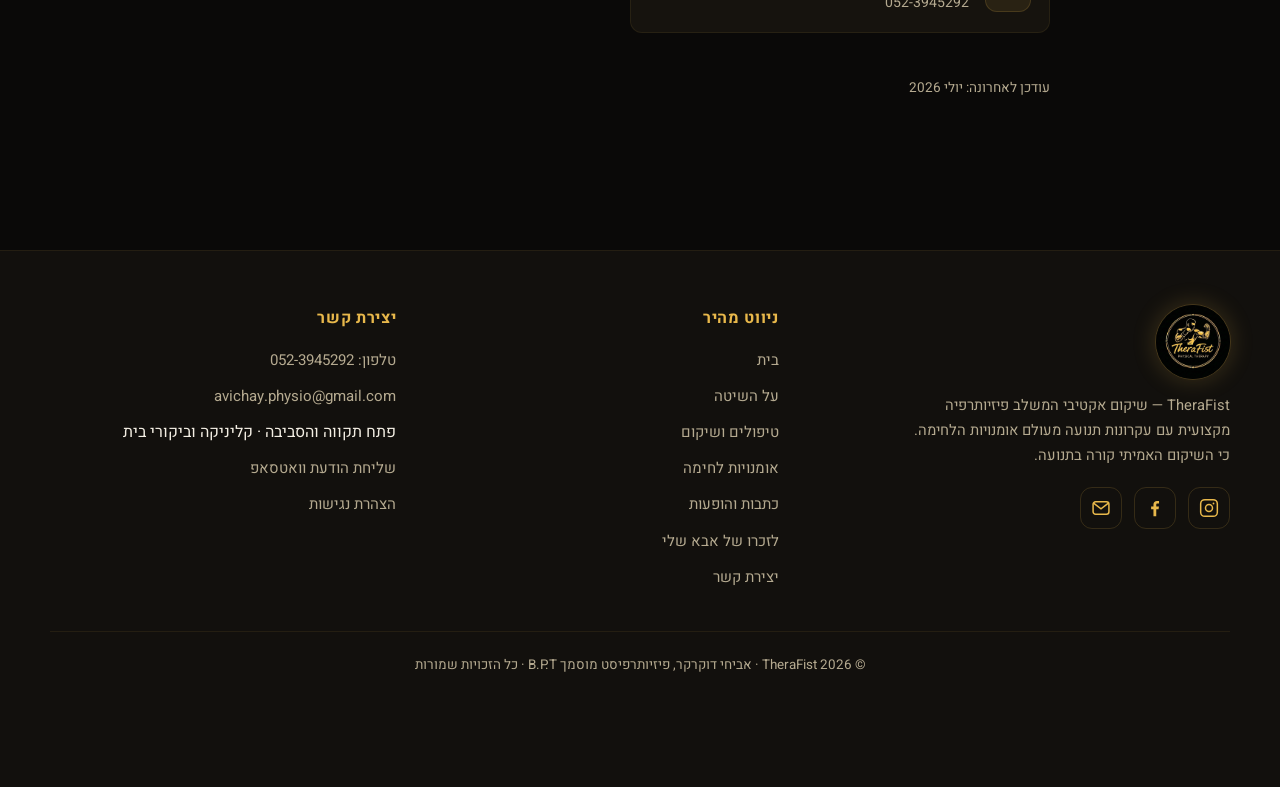
<file: accessibility.html>
<!DOCTYPE html>
<html lang="he" dir="rtl" data-theme="dark">
<head>
  <meta charset="UTF-8">
  <meta name="viewport" content="width=device-width, initial-scale=1">
  <title>הצהרת נגישות — TheraFist</title>
  <meta name="description" content="הצהרת הנגישות של אתר TheraFist: אמצעי הנגישות באתר, מגבלות ידועות ודרכי פנייה בנושאי נגישות.">
  <meta property="og:type" content="website">
  <meta property="og:locale" content="he_IL">
  <meta property="og:site_name" content="TheraFist">
  <meta property="og:title" content="הצהרת נגישות — TheraFist">
  <meta property="og:description" content="אמצעי הנגישות באתר TheraFist ודרכי פנייה בנושאי נגישות.">
  <meta property="og:image" content="https://therafist.github.io/images/logo.jpg">
  <meta property="og:url" content="https://therafist.github.io/accessibility.html">
  <link rel="canonical" href="https://therafist.github.io/accessibility.html">
  <script>try{var d=document.documentElement;d.dataset.theme=localStorage.getItem("theme")||"dark";var a=JSON.parse(localStorage.getItem("a11y")||"{}");if(typeof a.font==="number"&&a.font!==100)d.setAttribute("data-a11y-font",Math.min(140,Math.max(90,a.font)));["grayscale","contrast","links","readable"].forEach(function(k){if(a[k])d.classList.add("a11y-"+k)});if(a.motion)d.classList.add("a11y-no-motion")}catch(e){}</script>
  <meta name="theme-color" content="#0a0908">
  <link rel="icon" type="image/jpeg" href="images/logo.jpg">
  <link rel="preconnect" href="https://fonts.googleapis.com">
  <link rel="preconnect" href="https://fonts.gstatic.com" crossorigin>
  <link href="https://fonts.googleapis.com/css2?family=Heebo:wght@300;400;500;700;800;900&family=Frank+Ruhl+Libre:wght@400;500;700&display=swap" rel="stylesheet">
  <link rel="stylesheet" href="css/main.css">
</head>
<body>
  <div class="loader" aria-hidden="true">
    <img class="loader__logo" src="images/logo.jpg" alt="">
  </div>

  <main id="main">

    <section class="page-hero" aria-labelledby="page-title">
      <div class="container">
        <span class="eyebrow reveal">נגישות</span>
        <h1 id="page-title" class="reveal" style="--d:.06s">הצהרת <em>נגישות</em></h1>
        <p class="section-lead reveal" style="--d:.14s">
          אתר TheraFist נבנה מתוך מחשבה על נגישות, במטרה לאפשר לכל אדם — כולל אנשים עם מוגבלות —
          לגלוש בו בנוחות, בכבוד ובעצמאות.
        </p>
      </div>
    </section>

    <section class="section section--line" aria-label="פרטי הצהרת הנגישות">
      <div class="container--narrow">

        <div class="reveal">
          <h2 class="section-title" style="font-size:1.4rem">מחויבות לנגישות</h2>
          <p class="section-lead">
            אנו עושים מאמצים להנגיש את האתר ככל האפשר, ושואפים לעמוד בדרישות הנגישות
            הישראליות (תקן ישראלי 5568) ובעקרונות הנחיות WCAG 2.1 ברמה AA.
            האתר נבדק ומתוחזק באופן שוטף במטרה לשפר את חוויית הגלישה לכלל המשתמשים.
          </p>
        </div>

        <div class="reveal mt-3">
          <h2 class="section-title" style="font-size:1.4rem">אמצעי הנגישות באתר</h2>
          <ul class="check-list mt-1">
            <li><div><b>תפריט נגישות ייעודי</b> — <span>הגדלת והקטנת טקסט, גווני אפור, ניגודיות גבוהה, הדגשת קישורים, עצירת אנימציות ופונט קריא. ההעדפות נשמרות בדפדפן.</span></div></li>
            <li><div><b>ניווט מקלדת מלא</b> — <span>כל הרכיבים באתר נגישים באמצעות מקלדת, כולל התפריט, הטפסים והגלריות, עם סימון פוקוס ברור.</span></div></li>
            <li><div><b>קישור דילוג לתוכן</b> — <span>בראש כל עמוד קיים קישור ״דלג לתוכן המרכזי״.</span></div></li>
            <li><div><b>מבנה סמנטי תקין</b> — <span>כותרות מדורגות, אזורי ניווט ותוכן מוגדרים, וטקסט חלופי לתמונות.</span></div></li>
            <li><div><b>מצב תצוגה כהה ובהיר</b> — <span>עם ניגודיות העומדת בדרישות בשני המצבים.</span></div></li>
            <li><div><b>תמיכה בהעדפות מערכת</b> — <span>האתר מכבד הגדרת ״הפחתת תנועה״ של מערכת ההפעלה.</span></div></li>
          </ul>
        </div>

        <div class="reveal mt-3">
          <h2 class="section-title" style="font-size:1.4rem">מגבלות ידועות</h2>
          <p class="section-lead">
            חלק מהתכנים באתר מקורם בגורמי צד שלישי (כגון מפות, קישורים לכתבות ופודקאסטים)
            ואינם בשליטתנו המלאה, ולכן ייתכן שאינם נגישים במלואם.
            בנוסף, סרטוני הווידאו באתר כוללים תיאור טקסטואלי, אך טרם נוספו להם כתוביות —
            אנו פועלים להשלמתן.
          </p>
        </div>

        <div class="reveal mt-3">
          <h2 class="section-title" style="font-size:1.4rem">נתקלתם בבעיה? ספרו לנו</h2>
          <p class="section-lead">
            אם נתקלתם בקושי בגלישה באתר, נשמח שתפנו אלינו ונפעל לתיקון הבעיה.
            אנא ציינו את העמוד שבו נתקלתם בקושי ותיאור קצר של הבעיה.
          </p>
          <div class="contact-items mt-2" style="max-width:420px">
            <a class="contact-item" href="mailto:avichay.physio@gmail.com">
              <span class="contact-item__icon"><svg viewBox="0 0 24 24" fill="none" stroke="currentColor" stroke-width="1.8" stroke-linecap="round" aria-hidden="true"><rect x="2.5" y="4.5" width="19" height="15" rx="3"/><path d="m3.5 6.5 8.5 6.5 8.5-6.5"/></svg></span>
              <div><b>אימייל</b><span>avichay.physio@gmail.com</span></div>
            </a>
            <a class="contact-item" href="tel:+972523945292">
              <span class="contact-item__icon"><svg viewBox="0 0 24 24" fill="none" stroke="currentColor" stroke-width="1.8" stroke-linecap="round" stroke-linejoin="round" aria-hidden="true"><path d="M22 16.92v3a2 2 0 0 1-2.18 2 19.79 19.79 0 0 1-8.63-3.07 19.5 19.5 0 0 1-6-6 19.79 19.79 0 0 1-3.07-8.67A2 2 0 0 1 4.11 2h3a2 2 0 0 1 2 1.72c.13.96.36 1.9.7 2.81a2 2 0 0 1-.45 2.11L8.09 9.91a16 16 0 0 0 6 6l1.27-1.27a2 2 0 0 1 2.11-.45c.91.34 1.85.57 2.81.7A2 2 0 0 1 22 16.92z"/></svg></span>
              <div><b>טלפון</b><span>052-3945292</span></div>
            </a>
          </div>
        </div>

        <p class="muted reveal mt-3" style="font-size:.85rem">עודכן לאחרונה: יולי 2026</p>

      </div>
    </section>

  </main>

  <script src="js/main.js" defer></script>
</body>
</html>
</file>
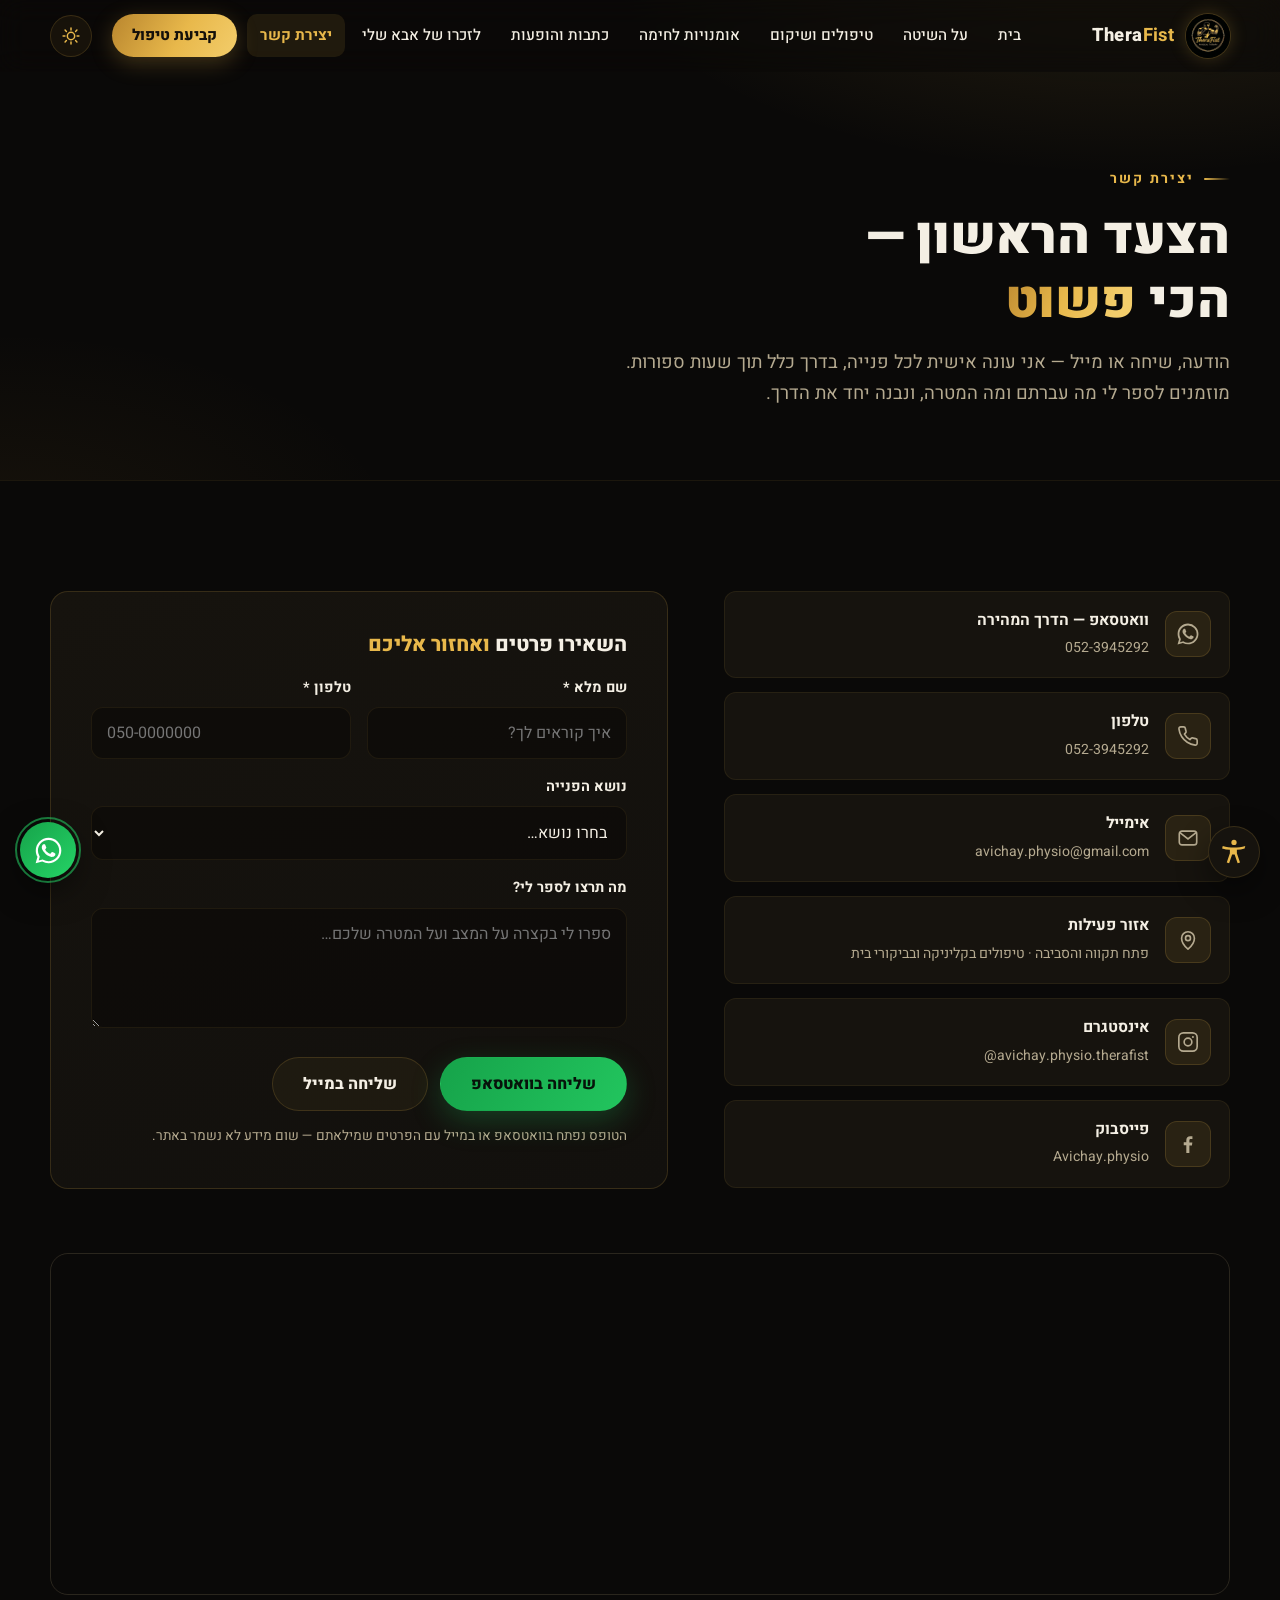
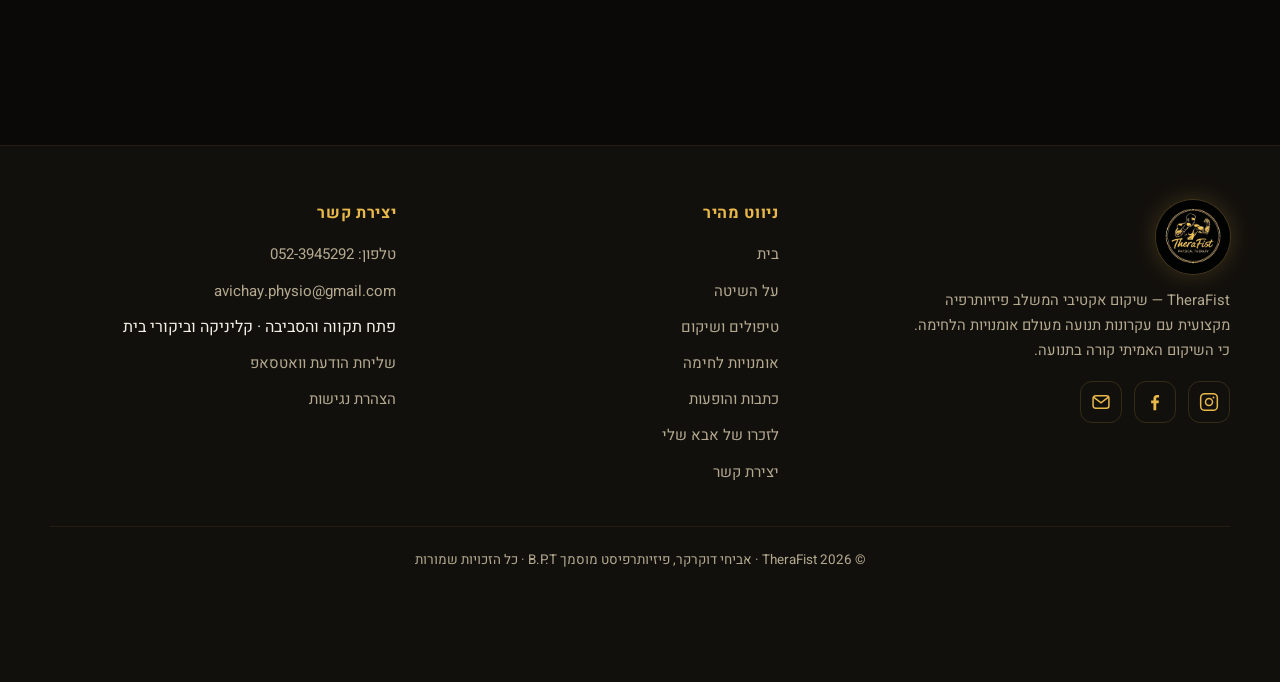
<file: contact.html>
<!DOCTYPE html>
<html lang="he" dir="rtl" data-theme="dark">
<head>
  <meta charset="UTF-8">
  <meta name="viewport" content="width=device-width, initial-scale=1">
  <title>יצירת קשר — TheraFist | אביחי דוקרקר, פיזיותרפיסט בפתח תקווה</title>
  <meta name="description" content="יצירת קשר עם אביחי דוקרקר — פיזיותרפיסט מוסמך בפתח תקווה. טלפון: 052-3945292, וואטסאפ ואימייל. טיפולים בקליניקה ובביקורי בית בפתח תקווה והסביבה.">
  <meta property="og:type" content="website">
  <meta property="og:locale" content="he_IL">
  <meta property="og:site_name" content="TheraFist">
  <meta property="og:title" content="יצירת קשר — TheraFist">
  <meta property="og:description" content="קביעת טיפול, שיחת ייעוץ או ביקור בית — אביחי זמין בוואטסאפ, בטלפון ובמייל.">
  <meta property="og:image" content="https://therafist.github.io/images/logo.jpg">
  <meta property="og:url" content="https://therafist.github.io/contact.html">
  <link rel="canonical" href="https://therafist.github.io/contact.html">
  <meta name="theme-color" content="#0a0908">
  <link rel="icon" type="image/jpeg" href="images/logo.jpg">
  <link rel="preconnect" href="https://fonts.googleapis.com">
  <link rel="preconnect" href="https://fonts.gstatic.com" crossorigin>
  <link href="https://fonts.googleapis.com/css2?family=Heebo:wght@300;400;500;700;800;900&family=Frank+Ruhl+Libre:wght@400;500;700&display=swap" rel="stylesheet">
  <script>try{var d=document.documentElement;d.dataset.theme=localStorage.getItem("theme")||"dark";var a=JSON.parse(localStorage.getItem("a11y")||"{}");if(typeof a.font==="number"&&a.font!==100)d.setAttribute("data-a11y-font",Math.min(140,Math.max(90,a.font)));["grayscale","contrast","links","readable"].forEach(function(k){if(a[k])d.classList.add("a11y-"+k)});if(a.motion)d.classList.add("a11y-no-motion")}catch(e){}</script>
  <link rel="stylesheet" href="css/main.css">
  <script type="application/ld+json">
  {
    "@context": "https://schema.org",
    "@type": "MedicalBusiness",
    "name": "TheraFist — אביחי דוקרקר, פיזיותרפיה",
    "telephone": "+972-52-3945292",
    "email": "avichay.physio@gmail.com",
    "address": {
      "@type": "PostalAddress",
      "addressLocality": "פתח תקווה",
      "addressCountry": "IL"
    }
  }
  </script>
</head>
<body>
  <div class="loader" aria-hidden="true">
    <img class="loader__logo" src="images/logo.jpg" alt="">
  </div>

  <main id="main">

    <section class="page-hero" aria-labelledby="page-title">
      <div class="container">
        <span class="eyebrow reveal">יצירת קשר</span>
        <h1 id="page-title" class="reveal" style="--d:.06s">הצעד הראשון —<br>הכי <em>פשוט</em></h1>
        <p class="section-lead reveal" style="--d:.14s">
          הודעה, שיחה או מייל — אני עונה אישית לכל פנייה, בדרך כלל תוך שעות ספורות.
          מוזמנים לספר לי מה עברתם ומה המטרה, ונבנה יחד את הדרך.
        </p>
      </div>
    </section>

    <section class="section section--line" aria-label="פרטי התקשרות וטופס">
      <div class="container">
        <div class="contact-grid">
          <div class="reveal reveal--right">
            <div class="contact-items">
              <a class="contact-item" href="https://wa.me/972523945292?text=%D7%94%D7%99%D7%99%20%D7%90%D7%91%D7%99%D7%97%D7%99%2C%20%D7%90%D7%A9%D7%9E%D7%97%20%D7%9C%D7%A7%D7%91%D7%95%D7%A2%20%D7%98%D7%99%D7%A4%D7%95%D7%9C" target="_blank" rel="noopener">
                <span class="contact-item__icon"><svg viewBox="0 0 24 24" fill="currentColor" aria-hidden="true"><path d="M17.5 14.4c-.3-.15-1.76-.87-2.03-.97-.27-.1-.47-.15-.67.15-.2.3-.77.96-.94 1.16-.17.2-.35.22-.65.07-.3-.15-1.26-.46-2.4-1.48-.88-.79-1.48-1.76-1.65-2.06-.17-.3-.02-.46.13-.61.14-.13.3-.35.45-.52.15-.17.2-.3.3-.5.1-.2.05-.37-.02-.52-.08-.15-.67-1.62-.92-2.22-.24-.58-.49-.5-.67-.51h-.57c-.2 0-.52.07-.8.37-.27.3-1.04 1.02-1.04 2.5 0 1.47 1.07 2.9 1.22 3.1.15.2 2.11 3.22 5.1 4.51.71.31 1.27.5 1.7.63.72.23 1.37.2 1.88.12.58-.09 1.76-.72 2-1.42.25-.7.25-1.3.18-1.42-.08-.13-.28-.2-.58-.35zM12.04 21.5h-.01a9.4 9.4 0 0 1-4.8-1.32l-.34-.2-3.57.94.95-3.48-.22-.36a9.42 9.42 0 0 1-1.44-5.03c0-5.2 4.23-9.43 9.44-9.43a9.4 9.4 0 0 1 9.42 9.44c0 5.2-4.23 9.44-9.43 9.44zM20.06 3.97A11.34 11.34 0 0 0 12.03.64C5.77.64.68 5.73.68 11.99c0 2 .52 3.95 1.52 5.67L.58 23.36l5.83-1.53a11.35 11.35 0 0 0 5.62 1.48h.01c6.26 0 11.35-5.09 11.35-11.35 0-3.03-1.18-5.88-3.33-8z"/></svg></span>
                <div><b>וואטסאפ — הדרך המהירה</b><span>052-3945292</span></div>
              </a>
              <a class="contact-item" href="tel:+972523945292">
                <span class="contact-item__icon"><svg viewBox="0 0 24 24" fill="none" stroke="currentColor" stroke-width="1.8" stroke-linecap="round" stroke-linejoin="round"><path d="M22 16.92v3a2 2 0 0 1-2.18 2 19.79 19.79 0 0 1-8.63-3.07 19.5 19.5 0 0 1-6-6 19.79 19.79 0 0 1-3.07-8.67A2 2 0 0 1 4.11 2h3a2 2 0 0 1 2 1.72c.13.96.36 1.9.7 2.81a2 2 0 0 1-.45 2.11L8.09 9.91a16 16 0 0 0 6 6l1.27-1.27a2 2 0 0 1 2.11-.45c.91.34 1.85.57 2.81.7A2 2 0 0 1 22 16.92z"/></svg></span>
                <div><b>טלפון</b><span>052-3945292</span></div>
              </a>
              <a class="contact-item" href="mailto:avichay.physio@gmail.com">
                <span class="contact-item__icon"><svg viewBox="0 0 24 24" fill="none" stroke="currentColor" stroke-width="1.8" stroke-linecap="round"><rect x="2.5" y="4.5" width="19" height="15" rx="3"/><path d="m3.5 6.5 8.5 6.5 8.5-6.5"/></svg></span>
                <div><b>אימייל</b><span>avichay.physio@gmail.com</span></div>
              </a>
              <a class="contact-item" href="https://maps.google.com/?q=%D7%A4%D7%AA%D7%97%20%D7%AA%D7%A7%D7%95%D7%95%D7%94" target="_blank" rel="noopener">
                <span class="contact-item__icon"><svg viewBox="0 0 24 24" fill="none" stroke="currentColor" stroke-width="1.8" stroke-linecap="round" stroke-linejoin="round"><path d="M12 22s7-6 7-12a7 7 0 1 0-14 0c0 6 7 12 7 12z"/><circle cx="12" cy="10" r="2.7"/></svg></span>
                <div><b>אזור פעילות</b><span class="rtl-note">פתח תקווה והסביבה · טיפולים בקליניקה ובביקורי בית</span></div>
              </a>
              <a class="contact-item" href="https://www.instagram.com/avichay.physio.therafist?igsh=MXZmYXB1em9wOGRzbg==" target="_blank" rel="noopener">
                <span class="contact-item__icon"><svg viewBox="0 0 24 24" fill="none" stroke="currentColor" stroke-width="1.8"><rect x="2" y="2" width="20" height="20" rx="5"/><circle cx="12" cy="12" r="4.2"/><circle cx="17.4" cy="6.6" r="1.1" fill="currentColor" stroke="none"/></svg></span>
                <div><b>אינסטגרם</b><span>@avichay.physio.therafist</span></div>
              </a>
              <a class="contact-item" href="https://www.facebook.com/Avichay.physio" target="_blank" rel="noopener">
                <span class="contact-item__icon"><svg viewBox="0 0 24 24" fill="currentColor" aria-hidden="true"><path d="M13.5 21.9v-8.4h2.8l.42-3.26H13.5V8.16c0-.94.26-1.59 1.62-1.59h1.72V3.65c-.3-.04-1.32-.13-2.5-.13-2.48 0-4.18 1.51-4.18 4.3v2.4H7.35v3.27h2.81v8.4h3.34z"/></svg></span>
                <div><b>פייסבוק</b><span>Avichay.physio</span></div>
              </a>
            </div>
          </div>

          <div class="form-card reveal reveal--left">
            <h2 style="font-size:1.3rem; margin-bottom:18px">השאירו פרטים <span class="gold">ואחזור אליכם</span></h2>
            <form data-contact-form novalidate>
              <div class="form-grid">
                <div class="form-field">
                  <label for="cf-name">שם מלא *</label>
                  <input id="cf-name" name="name" type="text" required autocomplete="name" placeholder="איך קוראים לך?">
                </div>
                <div class="form-field">
                  <label for="cf-phone">טלפון *</label>
                  <input id="cf-phone" name="phone" type="tel" required autocomplete="tel" placeholder="050-0000000">
                </div>
                <div class="form-field form-field--full">
                  <label for="cf-topic">נושא הפנייה</label>
                  <select id="cf-topic" name="topic">
                    <option value="">בחרו נושא…</option>
                    <option>טיפול פיזיותרפיה</option>
                    <option>שיקום אחרי ניתוח / פציעה</option>
                    <option>שיקום בשיטת TheraFist</option>
                    <option>ביקור בית</option>
                    <option>אימון איגרוף תאילנדי / קראטה</option>
                    <option>הרצאה / שיתוף פעולה</option>
                    <option>אחר</option>
                  </select>
                </div>
                <div class="form-field form-field--full">
                  <label for="cf-message">מה תרצו לספר לי?</label>
                  <textarea id="cf-message" name="message" placeholder="ספרו לי בקצרה על המצב ועל המטרה שלכם…"></textarea>
                </div>
              </div>
              <div class="form-actions">
                <button class="btn btn--whatsapp" type="submit">שליחה בוואטסאפ</button>
                <button class="btn btn--ghost" type="button" data-mailto>שליחה במייל</button>
              </div>
              <p class="form-note">הטופס נפתח בוואטסאפ או במייל עם הפרטים שמילאתם — שום מידע לא נשמר באתר.</p>
            </form>
          </div>
        </div>

        <div class="map-frame reveal">
          <iframe
            src="https://maps.google.com/maps?q=%D7%A4%D7%AA%D7%97%20%D7%AA%D7%A7%D7%95%D7%95%D7%94&z=13&output=embed"
            title="מפה — פתח תקווה"
            loading="lazy"
            referrerpolicy="no-referrer-when-downgrade"
            allowfullscreen></iframe>
        </div>
      </div>
    </section>

  </main>

  <script src="js/main.js" defer></script>
</body>
</html>
</file>
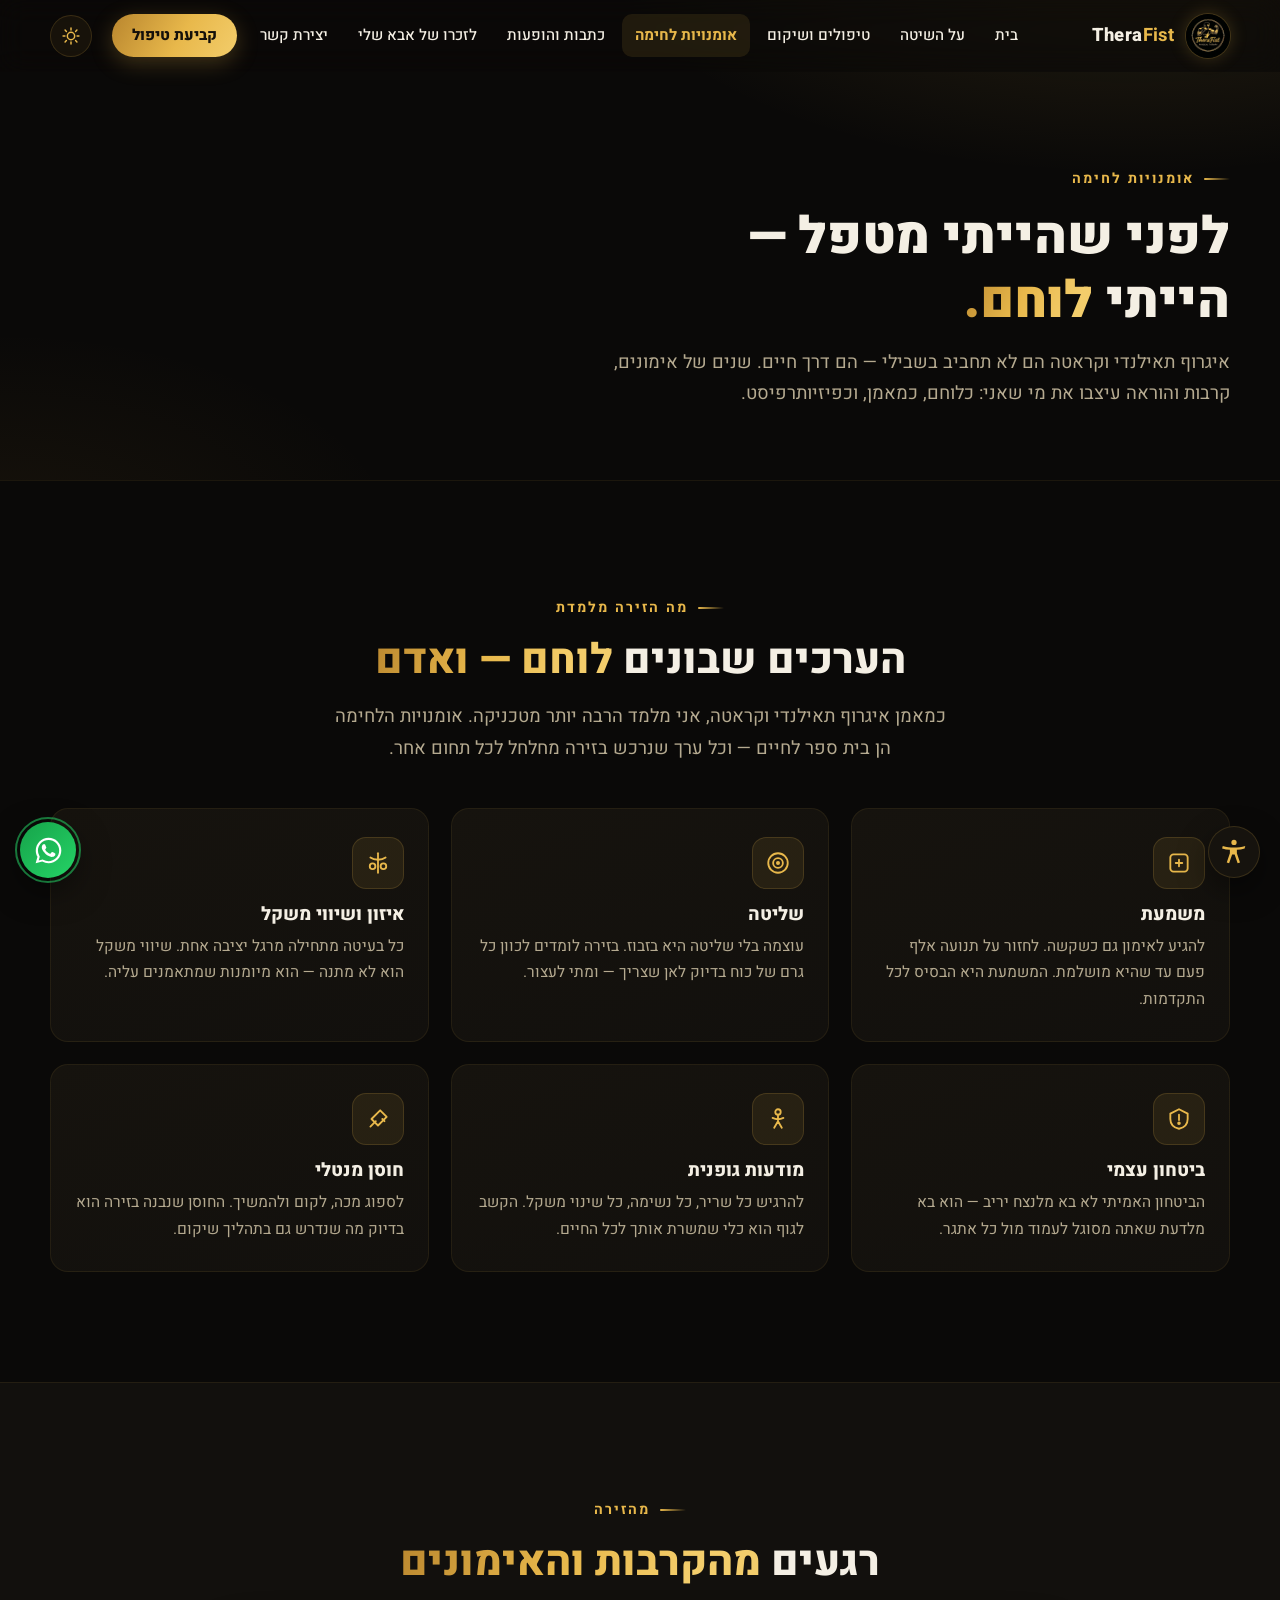
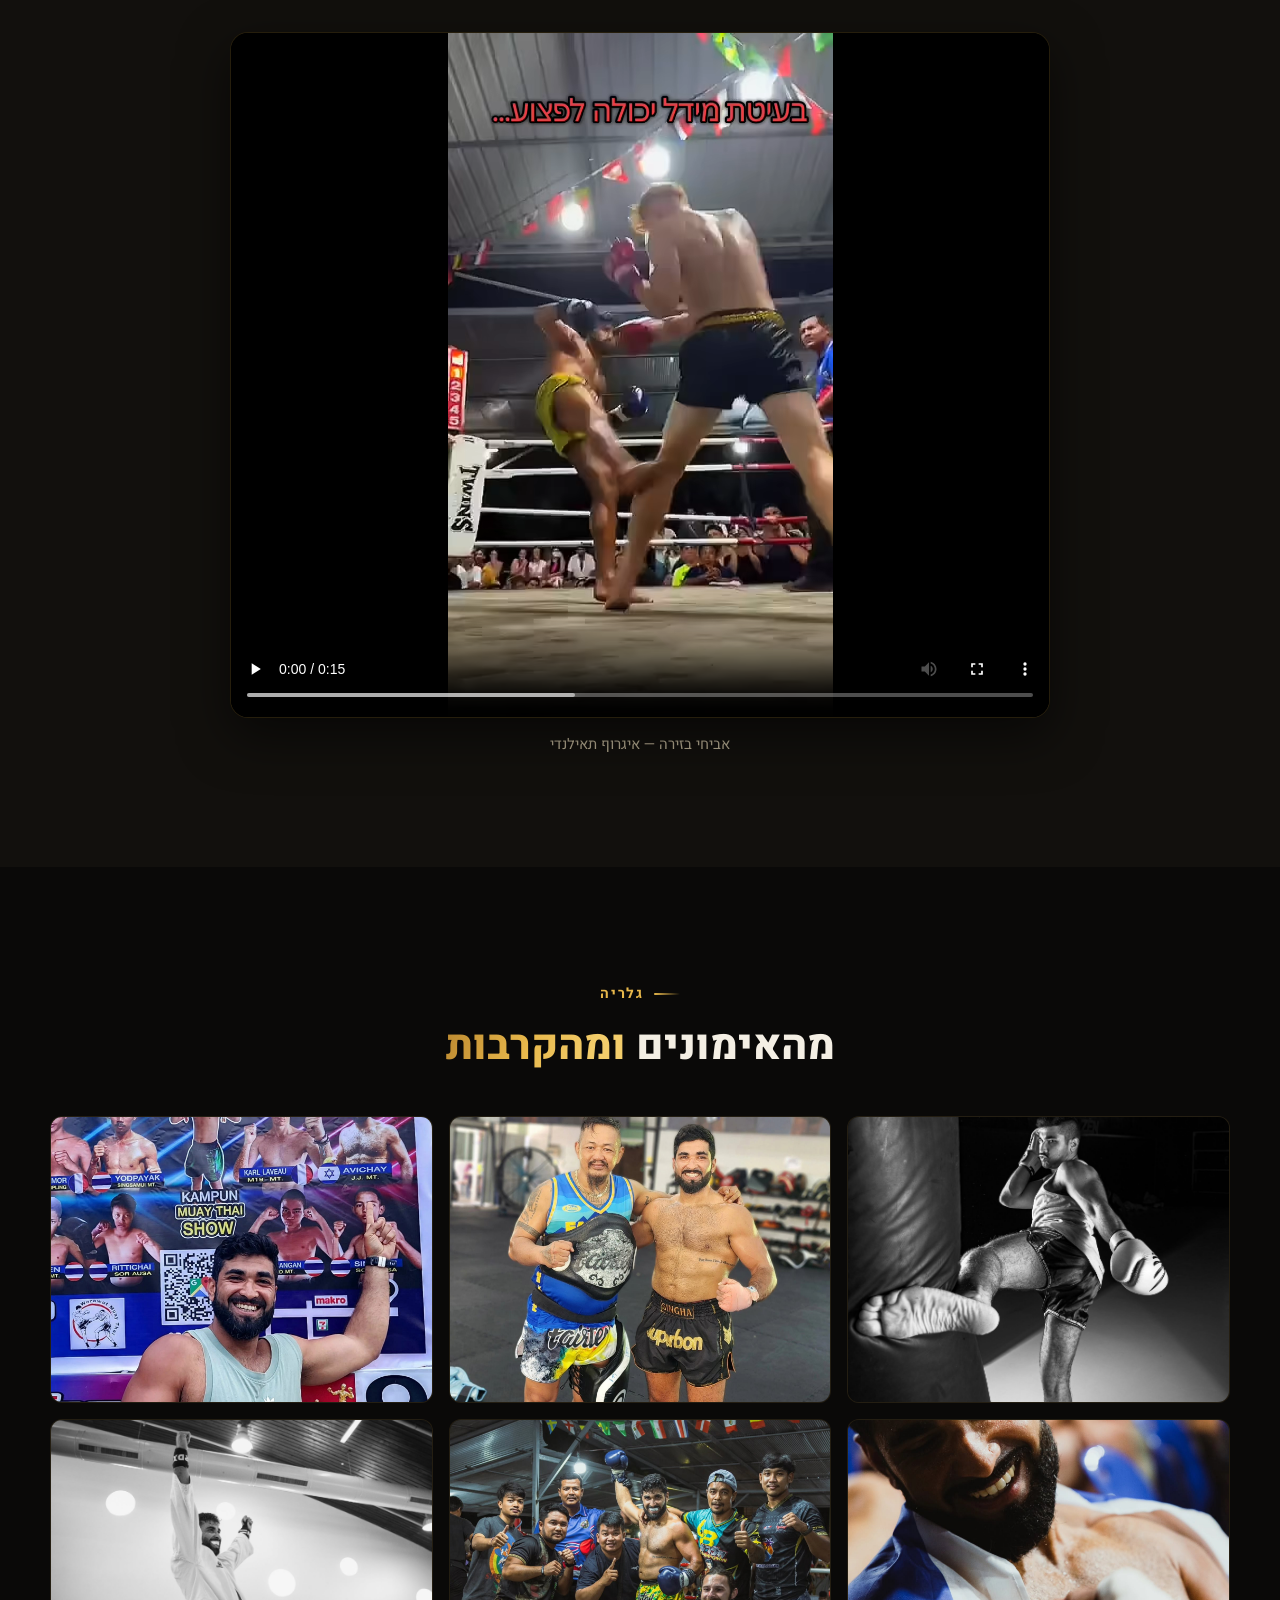
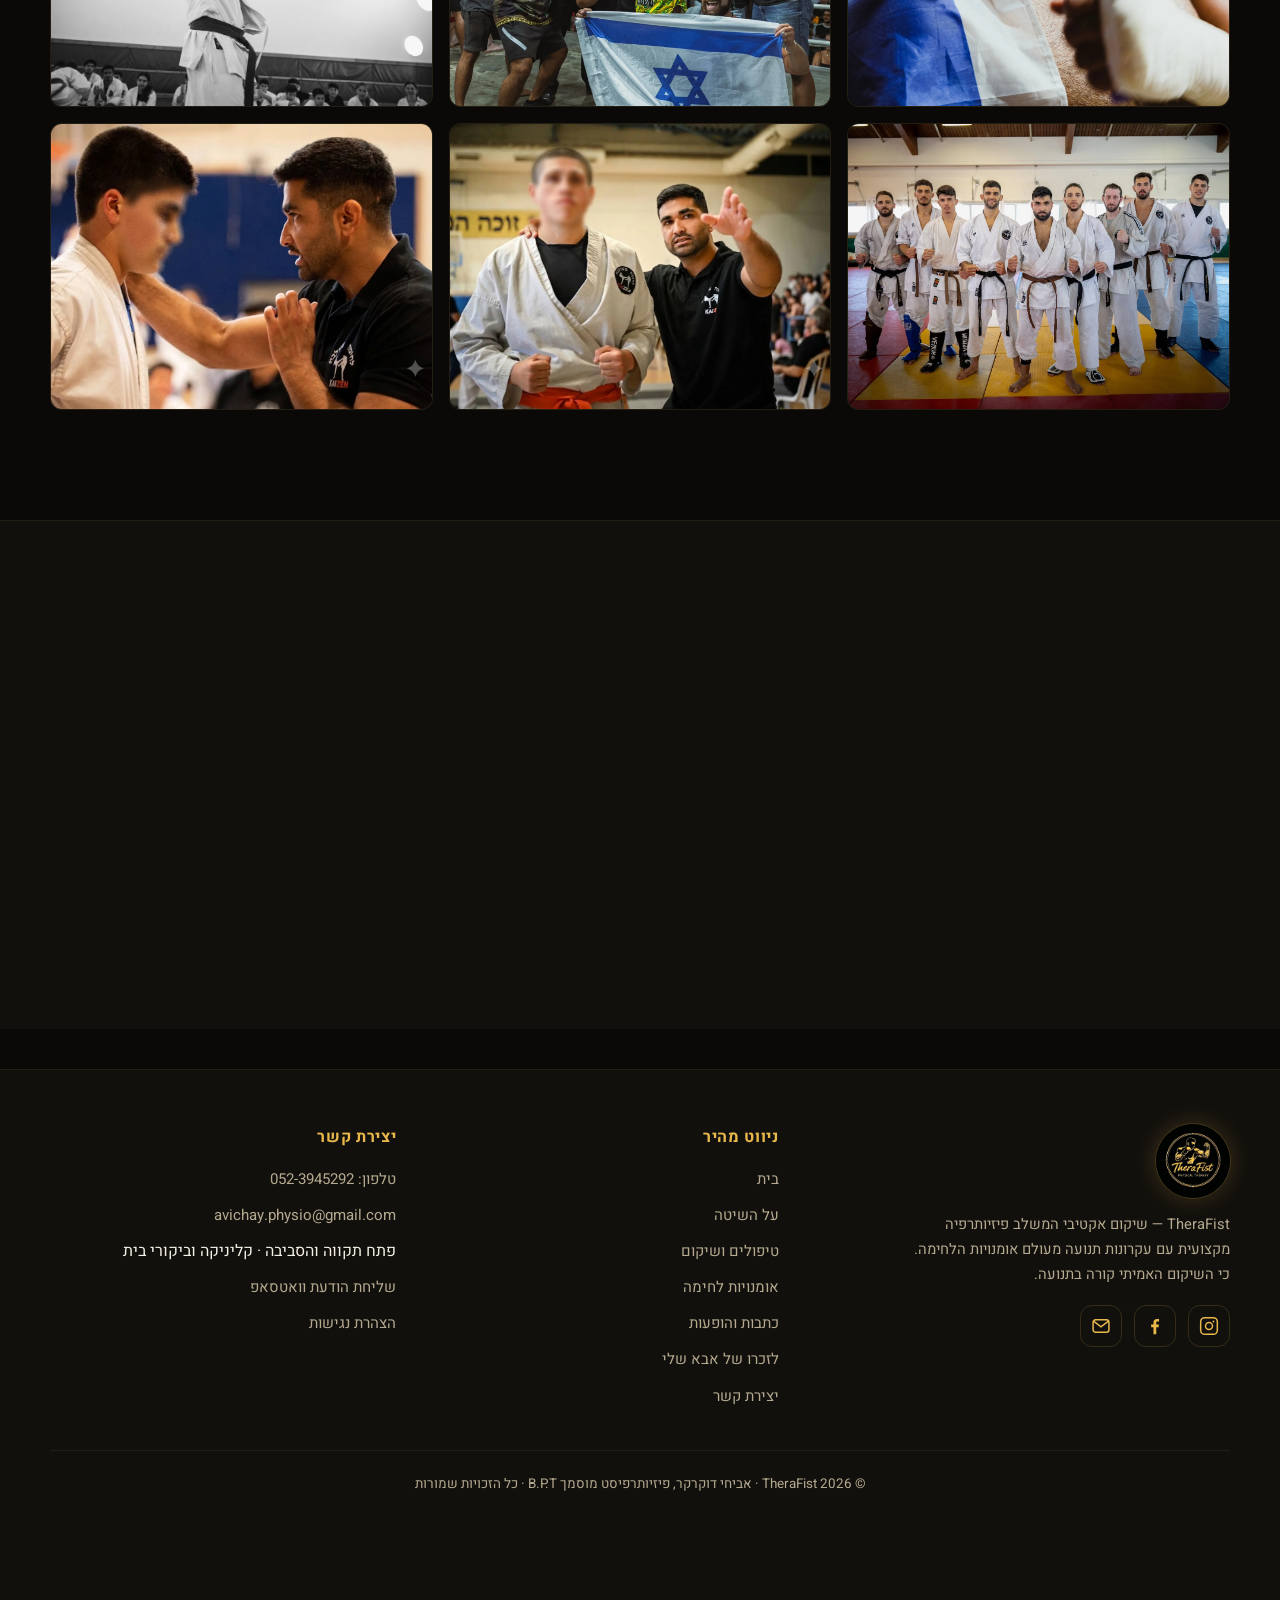
<file: martial-arts.html>
<!DOCTYPE html>
<html lang="he" dir="rtl" data-theme="dark">
<head>
  <meta charset="UTF-8">
  <meta name="viewport" content="width=device-width, initial-scale=1">
  <title>אומנויות לחימה — TheraFist | איגרוף תאילנדי וקראטה עם אביחי דוקרקר</title>
  <meta name="description" content="אביחי דוקרקר — מאמן איגרוף תאילנדי וקראטה. אימונים אישיים, משמעת, שליטה, ביטחון ומודעות גופנית — הבסיס שממנו נולדה שיטת השיקום TheraFist.">
  <meta property="og:type" content="website">
  <meta property="og:locale" content="he_IL">
  <meta property="og:site_name" content="TheraFist">
  <meta property="og:title" content="אומנויות לחימה — TheraFist">
  <meta property="og:description" content="איגרוף תאילנדי וקראטה: הזירה שבה נולדה שיטת TheraFist.">
  <meta property="og:image" content="https://therafist.github.io/images/martial_arts/img_0.jpg">
  <meta property="og:url" content="https://therafist.github.io/martial-arts.html">
  <link rel="canonical" href="https://therafist.github.io/martial-arts.html">
  <meta name="theme-color" content="#0a0908">
  <link rel="icon" type="image/jpeg" href="images/logo.jpg">
  <link rel="preconnect" href="https://fonts.googleapis.com">
  <link rel="preconnect" href="https://fonts.gstatic.com" crossorigin>
  <link href="https://fonts.googleapis.com/css2?family=Heebo:wght@300;400;500;700;800;900&family=Frank+Ruhl+Libre:wght@400;500;700&display=swap" rel="stylesheet">
  <script>try{var d=document.documentElement;d.dataset.theme=localStorage.getItem("theme")||"dark";var a=JSON.parse(localStorage.getItem("a11y")||"{}");if(typeof a.font==="number"&&a.font!==100)d.setAttribute("data-a11y-font",Math.min(140,Math.max(90,a.font)));["grayscale","contrast","links","readable"].forEach(function(k){if(a[k])d.classList.add("a11y-"+k)});if(a.motion)d.classList.add("a11y-no-motion")}catch(e){}</script>
  <link rel="stylesheet" href="css/main.css">
</head>
<body>
  <div class="loader" aria-hidden="true">
    <img class="loader__logo" src="images/logo.jpg" alt="">
  </div>

  <main id="main">

    <section class="page-hero" aria-labelledby="page-title">
      <div class="container">
        <span class="eyebrow reveal">אומנויות לחימה</span>
        <h1 id="page-title" class="reveal" style="--d:.06s">לפני שהייתי מטפל —<br>הייתי <em>לוחם.</em></h1>
        <p class="section-lead reveal" style="--d:.14s">
          איגרוף תאילנדי וקראטה הם לא תחביב בשבילי — הם דרך חיים.
          שנים של אימונים, קרבות והוראה עיצבו את מי שאני:
          כלוחם, כמאמן, וכפיזיותרפיסט.
        </p>
      </div>
    </section>

    <!-- ============ VALUES ============ -->
    <section class="section section--line" aria-labelledby="values-title">
      <div class="container">
        <div class="center reveal">
          <span class="eyebrow">מה הזירה מלמדת</span>
          <h2 class="section-title" id="values-title">הערכים שבונים <em>לוחם — ואדם</em></h2>
          <p class="section-lead">
            כמאמן איגרוף תאילנדי וקראטה, אני מלמד הרבה יותר מטכניקה.
            אומנויות הלחימה הן בית ספר לחיים — וכל ערך שנרכש בזירה מחלחל לכל תחום אחר.
          </p>
        </div>
        <div class="grid grid--3 mt-3">
          <article class="card reveal">
            <div class="card__icon"><svg viewBox="0 0 24 24" fill="none" stroke="currentColor" stroke-width="1.7" stroke-linecap="round" stroke-linejoin="round"><rect x="4" y="4" width="16" height="16" rx="3"/><path d="M9 12h6M12 9v6"/></svg></div>
            <h3>משמעת</h3>
            <p>להגיע לאימון גם כשקשה. לחזור על תנועה אלף פעם עד שהיא מושלמת. המשמעת היא הבסיס לכל התקדמות.</p>
          </article>
          <article class="card reveal" style="--d:.07s">
            <div class="card__icon"><svg viewBox="0 0 24 24" fill="none" stroke="currentColor" stroke-width="1.7" stroke-linecap="round" stroke-linejoin="round"><circle cx="12" cy="12" r="9"/><circle cx="12" cy="12" r="4.5"/><circle cx="12" cy="12" r="1" fill="currentColor"/></svg></div>
            <h3>שליטה</h3>
            <p>עוצמה בלי שליטה היא בזבוז. בזירה לומדים לכוון כל גרם של כוח בדיוק לאן שצריך — ומתי לעצור.</p>
          </article>
          <article class="card reveal" style="--d:.14s">
            <div class="card__icon"><svg viewBox="0 0 24 24" fill="none" stroke="currentColor" stroke-width="1.7" stroke-linecap="round" stroke-linejoin="round"><path d="M12 3v18"/><path d="M5 7c2 1.5 5 2 7 2s5-.5 7-2"/><circle cx="7" cy="15" r="2.6"/><circle cx="17" cy="15" r="2.6"/></svg></div>
            <h3>איזון ושיווי משקל</h3>
            <p>כל בעיטה מתחילה מרגל יציבה אחת. שיווי משקל הוא לא מתנה — הוא מיומנות שמתאמנים עליה.</p>
          </article>
          <article class="card reveal" style="--d:.21s">
            <div class="card__icon"><svg viewBox="0 0 24 24" fill="none" stroke="currentColor" stroke-width="1.7" stroke-linecap="round" stroke-linejoin="round"><path d="M12 3 4 7v5c0 5 3.5 8 8 9 4.5-1 8-4 8-9V7z"/><path d="M12 8v5"/><circle cx="12" cy="16" r=".8" fill="currentColor"/></svg></div>
            <h3>ביטחון עצמי</h3>
            <p>הביטחון האמיתי לא בא מלנצח יריב — הוא בא מלדעת שאתה מסוגל לעמוד מול כל אתגר.</p>
          </article>
          <article class="card reveal" style="--d:.28s">
            <div class="card__icon"><svg viewBox="0 0 24 24" fill="none" stroke="currentColor" stroke-width="1.7" stroke-linecap="round" stroke-linejoin="round"><circle cx="12" cy="5.5" r="2.5"/><path d="M12 8v6l-3.5 6M12 14l3.5 6M7 11c3 1.5 7 1.5 10 0"/></svg></div>
            <h3>מודעות גופנית</h3>
            <p>להרגיש כל שריר, כל נשימה, כל שינוי משקל. הקשב לגוף הוא כלי שמשרת אותך לכל החיים.</p>
          </article>
          <article class="card reveal" style="--d:.35s">
            <div class="card__icon"><svg viewBox="0 0 24 24" fill="none" stroke="currentColor" stroke-width="1.7" stroke-linecap="round" stroke-linejoin="round"><path d="m5 19 5-5"/><path d="M14 4l6 6-8 8-6-6z"/><path d="m16 12 2 2"/></svg></div>
            <h3>חוסן מנטלי</h3>
            <p>לספוג מכה, לקום ולהמשיך. החוסן שנבנה בזירה הוא בדיוק מה שנדרש גם בתהליך שיקום.</p>
          </article>
        </div>
      </div>
    </section>

    <!-- ============ VIDEO ============ -->
    <section class="section section--tint section--line" aria-labelledby="video-title">
      <div class="container">
        <div class="center reveal">
          <span class="eyebrow">מהזירה</span>
          <h2 class="section-title" id="video-title">רגעים <em>מהקרבות והאימונים</em></h2>
        </div>
        <div class="container--narrow mt-3">
          <div class="video-frame reveal">
            <video controls preload="metadata" playsinline title="סרטון: אביחי בזירה — איגרוף תאילנדי" aria-label="סרטון: אביחי בזירה — איגרוף תאילנדי">
              <source src="videos/video_1.mp4" type="video/mp4">
              הדפדפן שלך לא תומך בניגון וידאו.
              <a href="videos/video_1.mp4">להורדת הסרטון</a>
            </video>
          </div>
          <p class="video-caption reveal">אביחי בזירה — איגרוף תאילנדי</p>
        </div>
      </div>
    </section>

    <!-- ============ GALLERY ============ -->
    <section class="section" aria-labelledby="gallery-title">
      <div class="container">
        <div class="center reveal">
          <span class="eyebrow">גלריה</span>
          <h2 class="section-title" id="gallery-title">מהאימונים <em>ומהקרבות</em></h2>
        </div>
        <div class="gallery mt-3">
          <figure class="reveal"><img src="images/martial_arts/img_0.jpg" alt="אביחי באימון איגרוף תאילנדי" loading="lazy"><figcaption>איגרוף תאילנדי</figcaption></figure>
          <figure class="reveal" style="--d:.06s"><img src="images/martial_arts/img_2.jpg" alt="אביחי במהלך קרב איגרוף תאילנדי" loading="lazy"><figcaption>בזירה</figcaption></figure>
          <figure class="reveal" style="--d:.12s"><img src="images/martial_arts/img_3.jpg" alt="אביחי מתאמן באומנויות לחימה" loading="lazy"><figcaption>אימון</figcaption></figure>
          <figure class="reveal"><img src="images/martial_arts/img_4.jpg" alt="אביחי בתרגול טכניקות לחימה" loading="lazy"><figcaption>עבודה טכנית</figcaption></figure>
          <figure class="reveal" style="--d:.06s"><img src="images/martial_arts/img_5.jpg" alt="אביחי באימון קרבי" loading="lazy"><figcaption>מהאימונים</figcaption></figure>
          <figure class="reveal" style="--d:.12s"><img src="images/martial_arts/img_6.jpg" alt="אביחי במהלך אימון אומנויות לחימה" loading="lazy"><figcaption>מהאימונים</figcaption></figure>
          <figure class="reveal"><img src="images/martial_arts/img_7.jpg" alt="אביחי בזירת האיגרוף" loading="lazy"><figcaption>מהזירה</figcaption></figure>
          <figure class="reveal" style="--d:.06s"><img src="images/martial_arts/ma_1.png" alt="אביחי באימון אומנויות לחימה" loading="lazy"><figcaption>מהאימונים</figcaption></figure>
          <figure class="reveal" style="--d:.12s"><img src="images/martial_arts/ma_2.png" alt="אביחי מדגים טכניקת לחימה" loading="lazy"><figcaption>מהאימונים</figcaption></figure>
        </div>
      </div>
    </section>

    <!-- ============ BRIDGE TO REHAB ============ -->
    <section class="section section--tint section--line" aria-labelledby="bridge-title">
      <div class="container container--narrow center">
        <div class="reveal">
          <span class="eyebrow" style="justify-content:center">מהזירה לקליניקה</span>
          <h2 class="section-title" id="bridge-title">ומה הקשר <em>לשיקום?</em></h2>
          <p class="section-lead" style="margin-inline:auto">
            כל מה שהזירה לימדה אותי — משמעת, שליטה, איזון, ביטחון וחוסן —
            הפך לכלי טיפולי בשיטת TheraFist. כשמטופל לובש כפפות,
            הוא מפסיק להיות ״פצוע״ ומתחיל להיות לוחם בקרב על ההחלמה שלו.
          </p>
          <div class="btn-row mt-2" style="justify-content:center">
            <a class="btn btn--gold" href="method.html">להכיר את שיטת TheraFist</a>
            <a class="btn btn--ghost" href="contact.html">לתיאום אימון אישי</a>
          </div>
        </div>
      </div>
    </section>

  </main>

  <script src="js/main.js" defer></script>
</body>
</html>
</file>
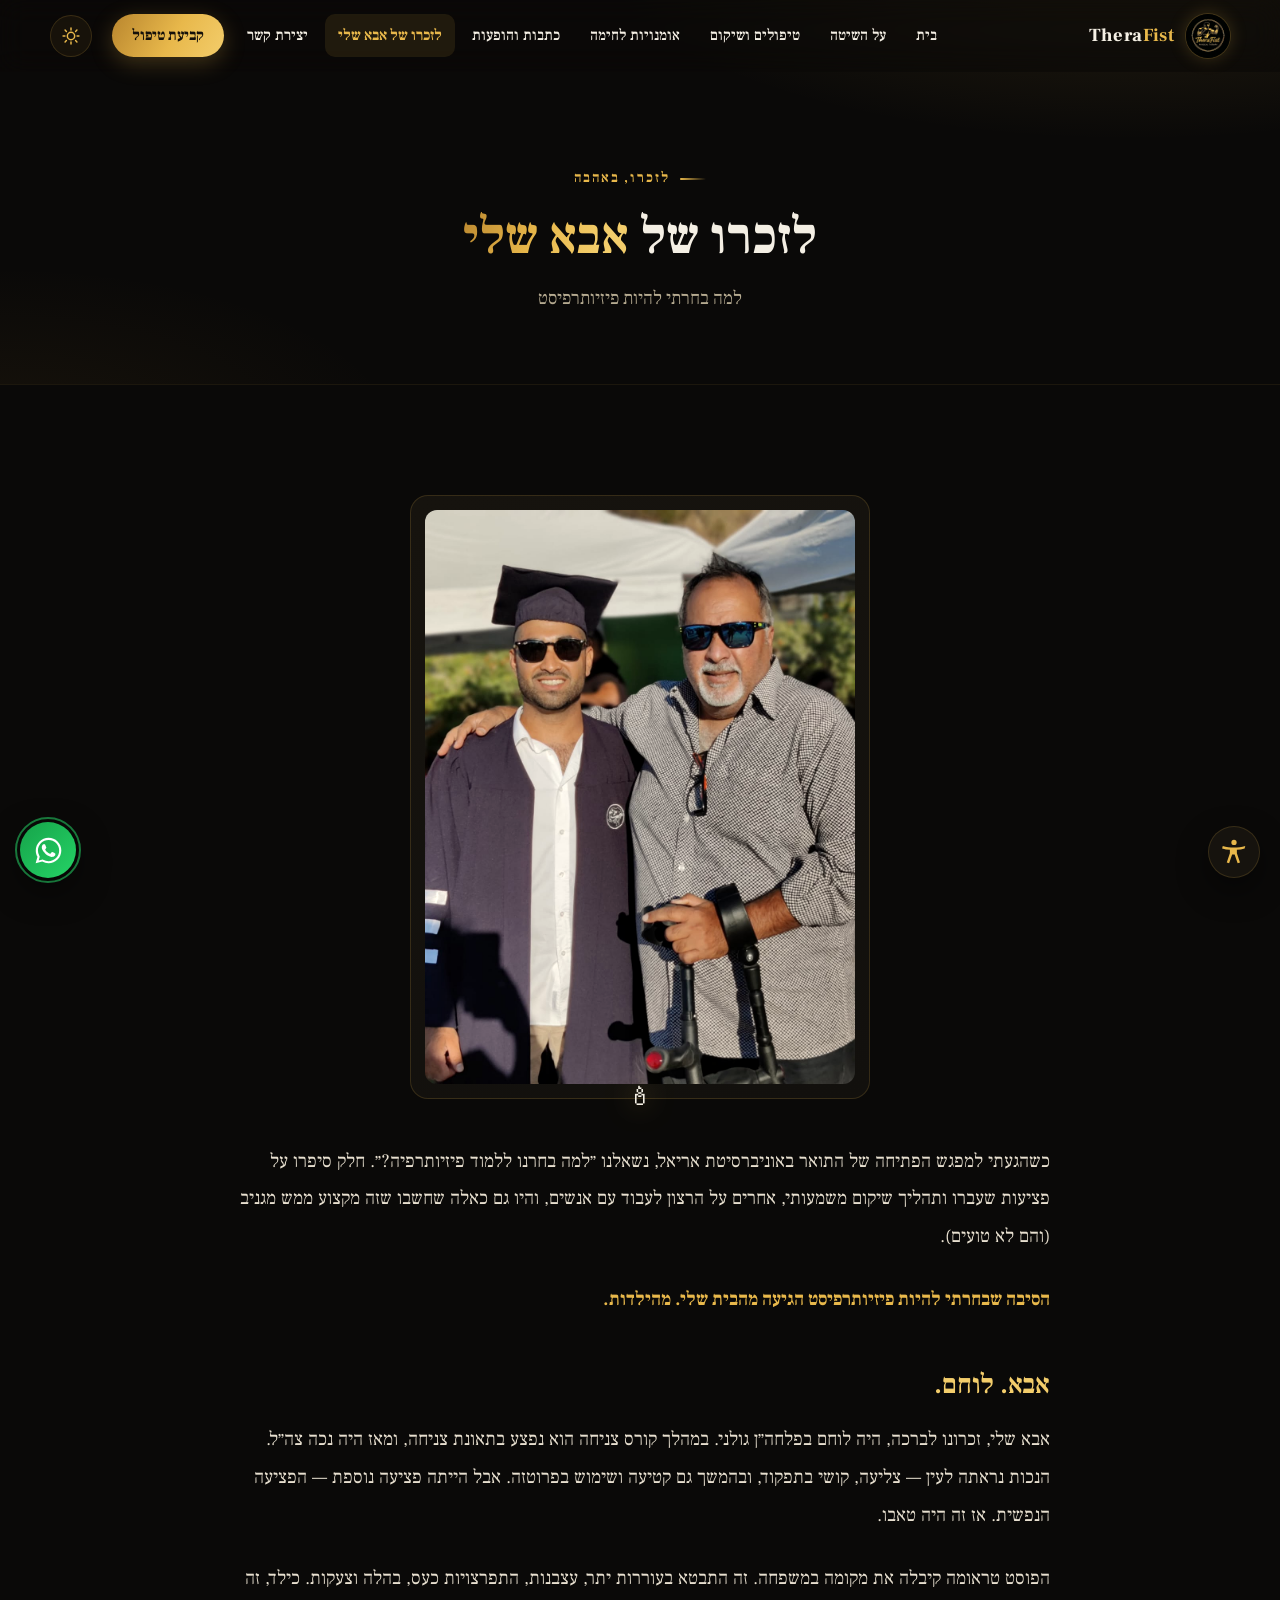
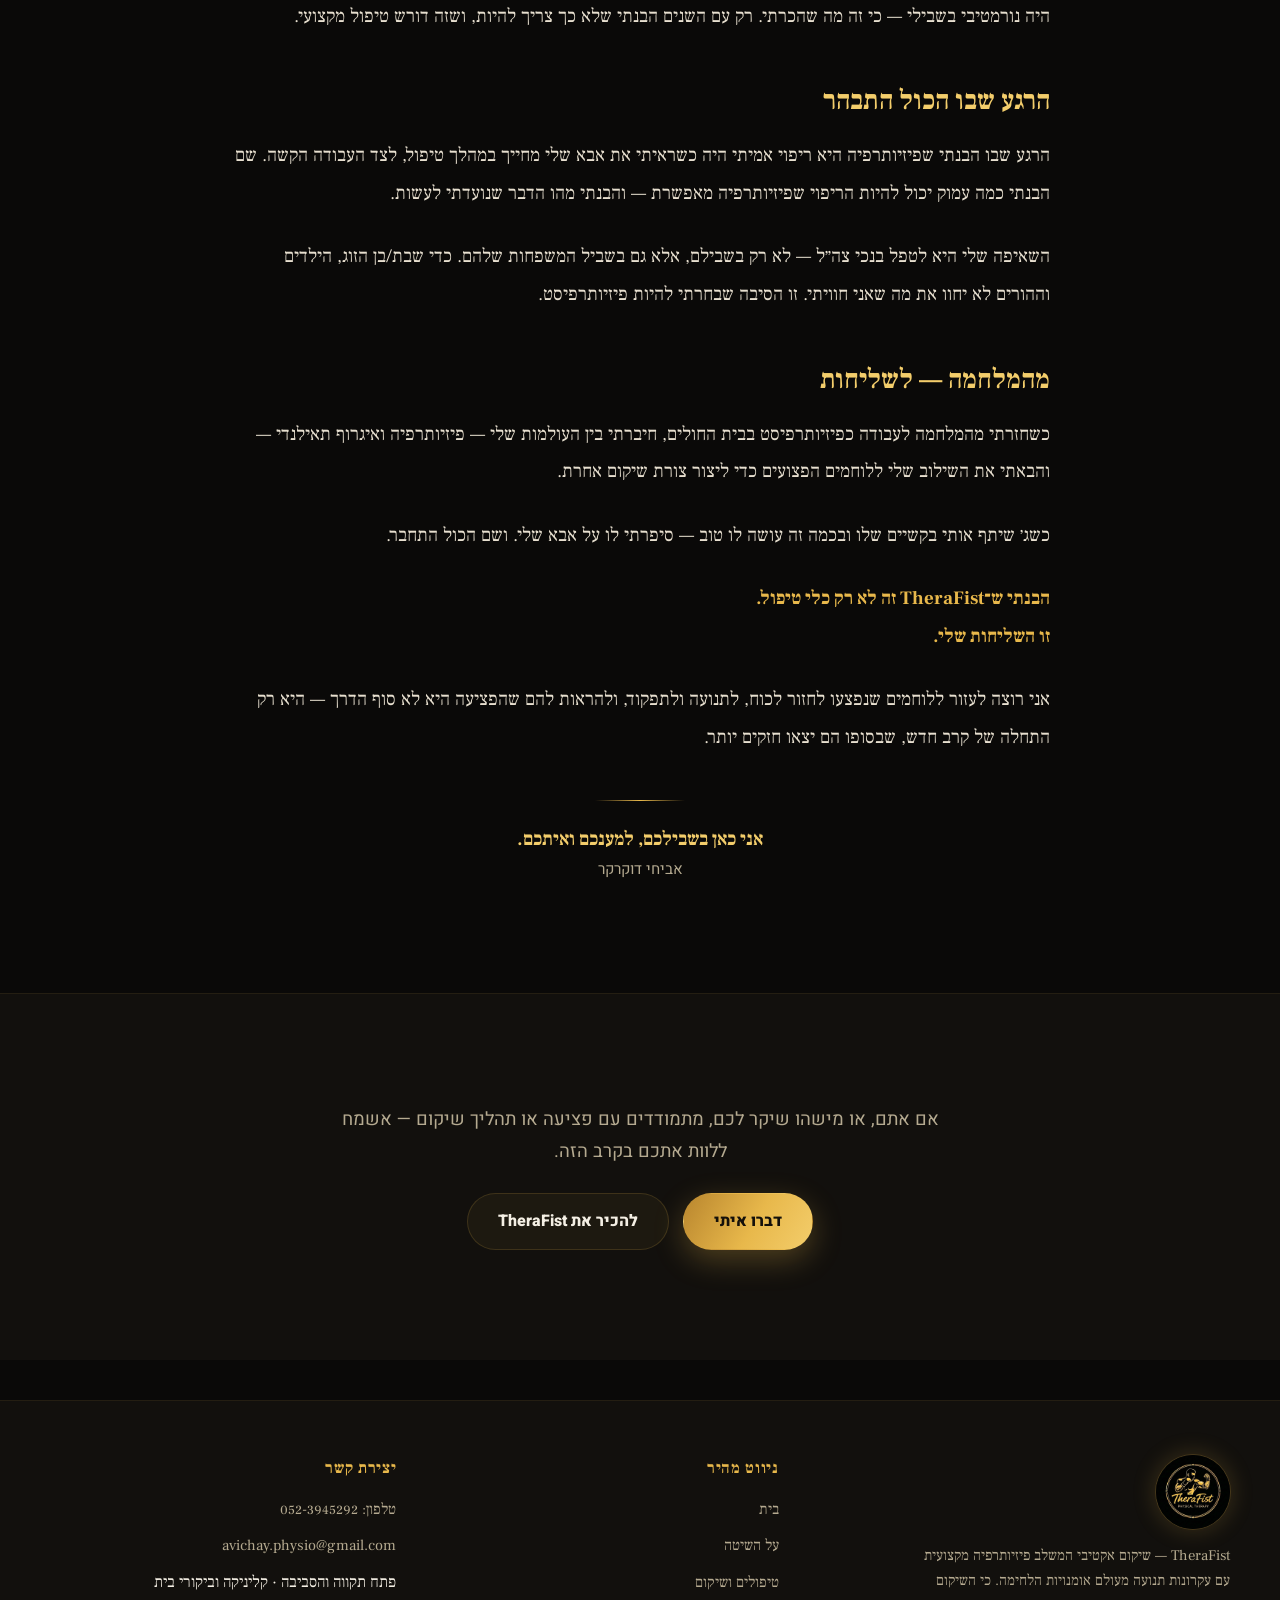
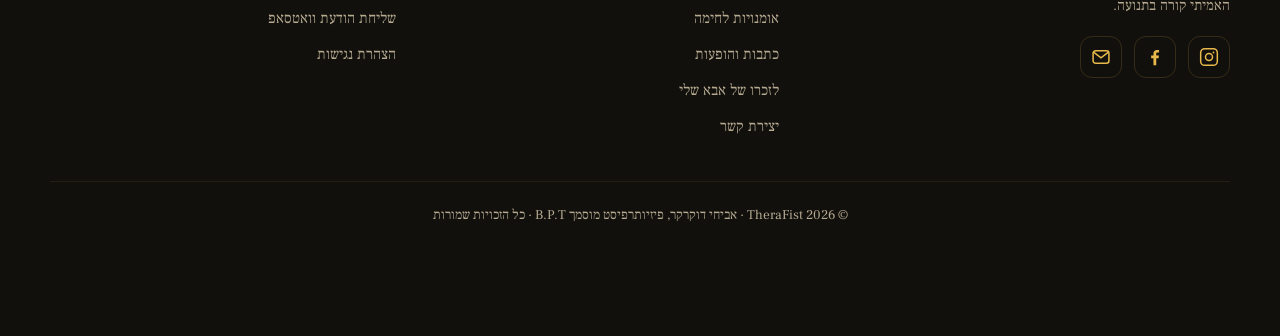
<file: memory.html>
<!DOCTYPE html>
<html lang="he" dir="rtl" data-theme="dark">
<head>
  <meta charset="UTF-8">
  <meta name="viewport" content="width=device-width, initial-scale=1">
  <title>לזכרו של אבא שלי — TheraFist | למה בחרתי להיות פיזיותרפיסט</title>
  <meta name="description" content="הסיפור האישי של אביחי דוקרקר: אבא, לוחם גולני ונכה צה״ל, שהוביל אותו לבחור בפיזיותרפיה כדרך חיים — ולהפוך את TheraFist לשליחות.">
  <meta property="og:type" content="article">
  <meta property="og:locale" content="he_IL">
  <meta property="og:site_name" content="TheraFist">
  <meta property="og:title" content="לזכרו של אבא שלי — למה בחרתי להיות פיזיותרפיסט">
  <meta property="og:description" content="הסיפור האישי שמאחורי TheraFist — שליחות שנולדה בבית.">
  <meta property="og:image" content="https://therafist.github.io/images/memory.jpg">
  <meta property="og:url" content="https://therafist.github.io/memory.html">
  <link rel="canonical" href="https://therafist.github.io/memory.html">
  <meta name="theme-color" content="#0a0908">
  <link rel="icon" type="image/jpeg" href="images/logo.jpg">
  <link rel="preconnect" href="https://fonts.googleapis.com">
  <link rel="preconnect" href="https://fonts.gstatic.com" crossorigin>
  <link href="https://fonts.googleapis.com/css2?family=Heebo:wght@300;400;500;700;800;900&family=Frank+Ruhl+Libre:wght@400;500;700&display=swap" rel="stylesheet">
  <script>try{var d=document.documentElement;d.dataset.theme=localStorage.getItem("theme")||"dark";var a=JSON.parse(localStorage.getItem("a11y")||"{}");if(typeof a.font==="number"&&a.font!==100)d.setAttribute("data-a11y-font",Math.min(140,Math.max(90,a.font)));["grayscale","contrast","links","readable"].forEach(function(k){if(a[k])d.classList.add("a11y-"+k)});if(a.motion)d.classList.add("a11y-no-motion")}catch(e){}</script>
  <link rel="stylesheet" href="css/main.css">
</head>
<body class="memorial">
  <div class="loader" aria-hidden="true">
    <img class="loader__logo" src="images/logo.jpg" alt="">
  </div>

  <main id="main">

    <section class="page-hero" aria-labelledby="page-title">
      <div class="container--narrow">
        <span class="eyebrow reveal" style="justify-content:center">לזכרו, באהבה</span>
        <h1 id="page-title" class="reveal" style="--d:.06s">לזכרו של <em>אבא שלי</em></h1>
        <p class="section-lead reveal" style="--d:.14s; margin-inline:auto">למה בחרתי להיות פיזיותרפיסט</p>
      </div>
    </section>

    <section class="section section--line" aria-label="הסיפור">
      <div class="container--narrow">

        <div class="memorial-frame reveal reveal--zoom">
          <img src="images/memory.jpg" alt="תמונת זיכרון של אביו של אביחי, זכרונו לברכה" loading="lazy">
        </div>

        <div class="memorial-text mt-3">
          <div class="reveal">
            <p>כשהגעתי למפגש הפתיחה של התואר באוניברסיטת אריאל, נשאלנו ״למה בחרנו ללמוד פיזיותרפיה?״. חלק סיפרו על פציעות שעברו ותהליך שיקום משמעותי, אחרים על הרצון לעבוד עם אנשים, והיו גם כאלה שחשבו שזה מקצוע ממש מגניב (והם לא טועים).</p>
            <p><b class="gold">הסיבה שבחרתי להיות פיזיותרפיסט הגיעה מהבית שלי. מהילדות.</b></p>
          </div>

          <div class="reveal">
            <h2>אבא. לוחם.</h2>
            <p>אבא שלי, זכרונו לברכה, היה לוחם בפלחה״ן גולני. במהלך קורס צניחה הוא נפצע בתאונת צניחה, ומאז היה נכה צה״ל. הנכות נראתה לעין — צליעה, קושי בתפקוד, ובהמשך גם קטיעה ושימוש בפרוטזה. אבל הייתה פציעה נוספת — הפציעה הנפשית. אז זה היה טאבו.</p>
            <p>הפוסט טראומה קיבלה את מקומה במשפחה. זה התבטא בעוררות יתר, עצבנות, התפרצויות כעס, בהלה וצעקות. כילד, זה היה נורמטיבי בשבילי — כי זה מה שהכרתי. רק עם השנים הבנתי שלא כך צריך להיות, ושזה דורש טיפול מקצועי.</p>
          </div>

          <div class="reveal">
            <h2>הרגע שבו הכול התבהר</h2>
            <p>הרגע שבו הבנתי שפיזיותרפיה היא ריפוי אמיתי היה כשראיתי את אבא שלי מחייך במהלך טיפול, לצד העבודה הקשה. שם הבנתי כמה עמוק יכול להיות הריפוי שפיזיותרפיה מאפשרת — והבנתי מהו הדבר שנועדתי לעשות.</p>
            <p>השאיפה שלי היא לטפל בנכי צה״ל — לא רק בשבילם, אלא גם בשביל המשפחות שלהם. כדי שבת/בן הזוג, הילדים וההורים לא יחוו את מה שאני חוויתי. זו הסיבה שבחרתי להיות פיזיותרפיסט.</p>
          </div>

          <div class="reveal">
            <h2>מהמלחמה — לשליחות</h2>
            <p>כשחזרתי מהמלחמה לעבודה כפיזיותרפיסט בבית החולים, חיברתי בין העולמות שלי — פיזיותרפיה ואיגרוף תאילנדי — והבאתי את השילוב שלי ללוחמים הפצועים כדי ליצור צורת שיקום אחרת.</p>
            <p>כשג׳ שיתף אותי בקשיים שלו ובכמה זה עושה לו טוב — סיפרתי לו על אבא שלי. ושם הכול התחבר.</p>
            <p><b class="gold">הבנתי ש־TheraFist זה לא רק כלי טיפול.<br>זו השליחות שלי.</b></p>
            <p>אני רוצה לעזור ללוחמים שנפצעו לחזור לכוח, לתנועה ולתפקוד, ולהראות להם שהפציעה היא לא סוף הדרך — היא רק התחלה של קרב חדש, שבסופו הם יצאו חזקים יותר.</p>
          </div>
        </div>

        <div class="memorial-sign reveal">
          <div class="divider" aria-hidden="true"></div>
          <p>אני כאן בשבילכם, למענכם ואיתכם.</p>
          <span>אביחי דוקרקר</span>
        </div>

      </div>
    </section>

    <section class="section section--tint section--line" aria-label="המשך הדרך">
      <div class="container--narrow center">
        <div class="reveal">
          <p class="section-lead" style="margin-inline:auto; font-family:var(--font)">
            אם אתם, או מישהו שיקר לכם, מתמודדים עם פציעה או תהליך שיקום —
            אשמח ללוות אתכם בקרב הזה.
          </p>
          <div class="btn-row mt-2" style="justify-content:center; font-family:var(--font)">
            <a class="btn btn--gold" href="contact.html">דברו איתי</a>
            <a class="btn btn--ghost" href="method.html">להכיר את TheraFist</a>
          </div>
        </div>
      </div>
    </section>

  </main>

  <script src="js/main.js" defer></script>
</body>
</html>
</file>
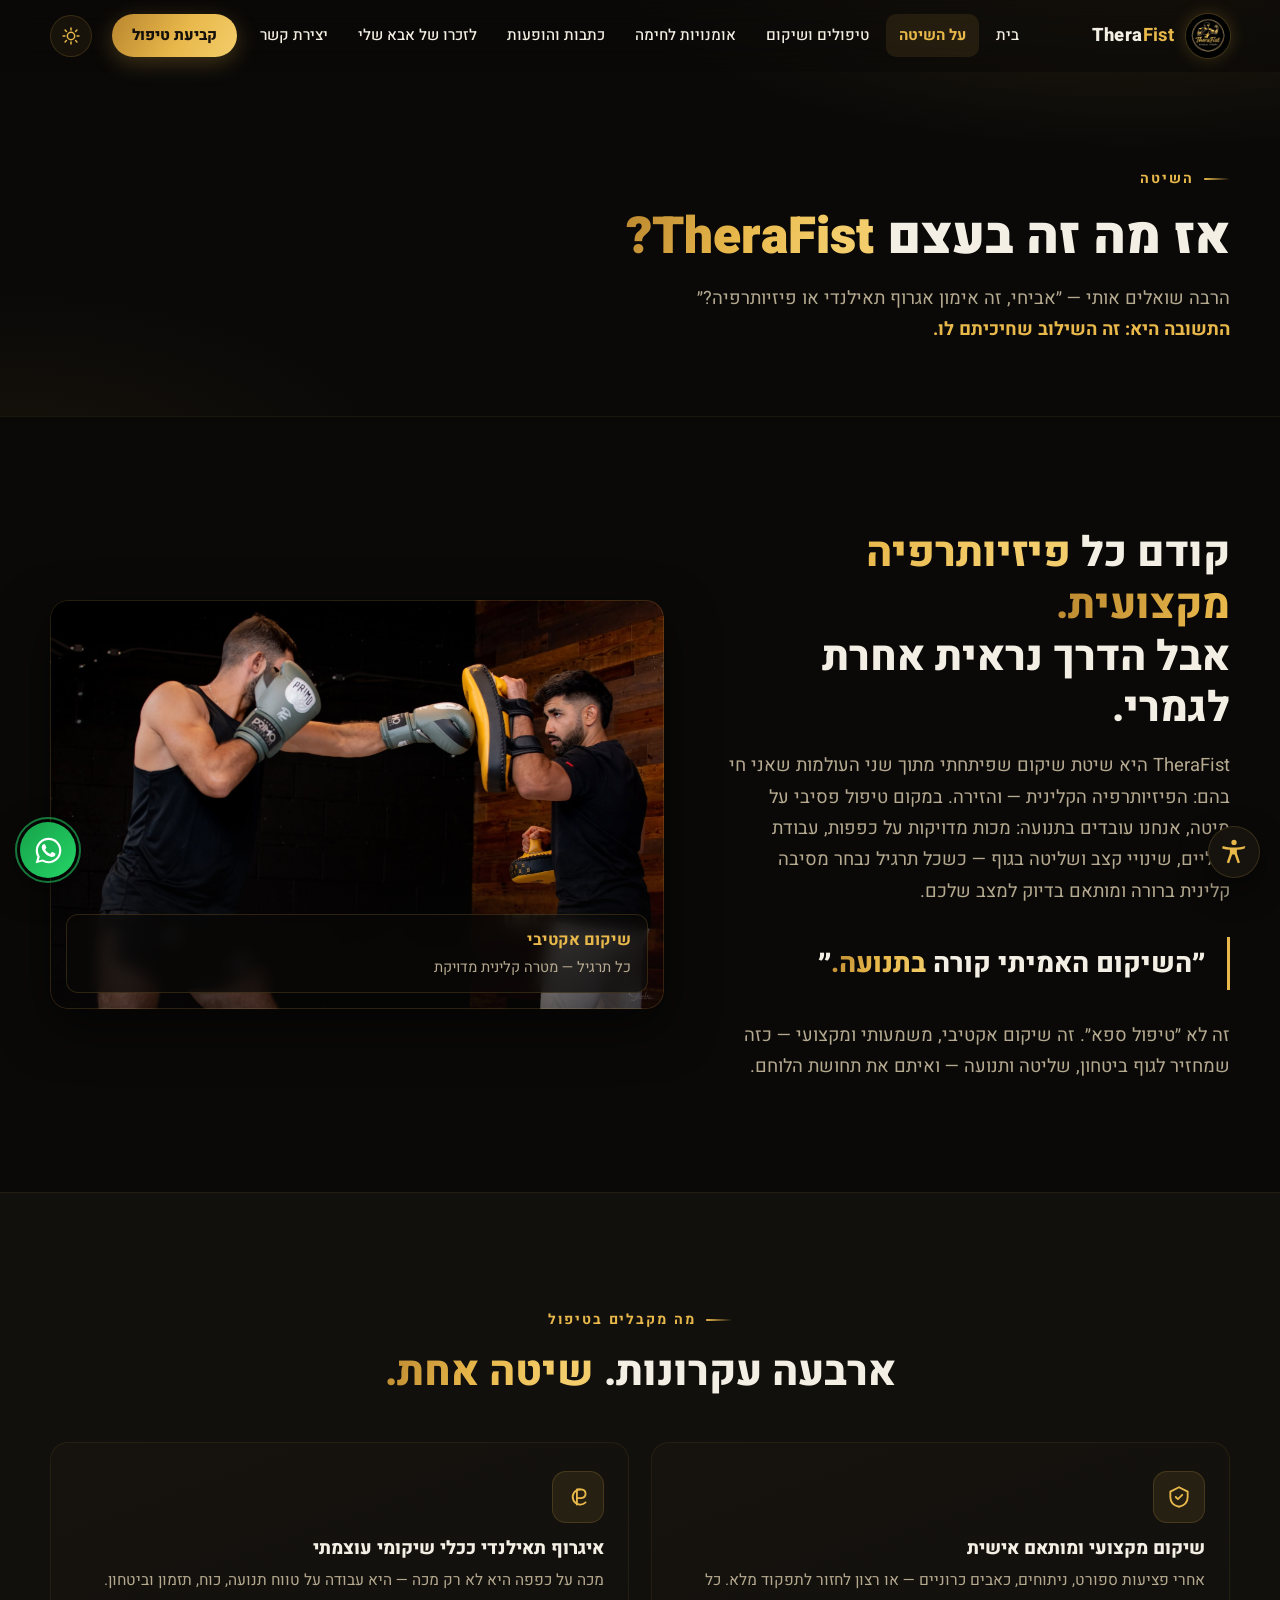
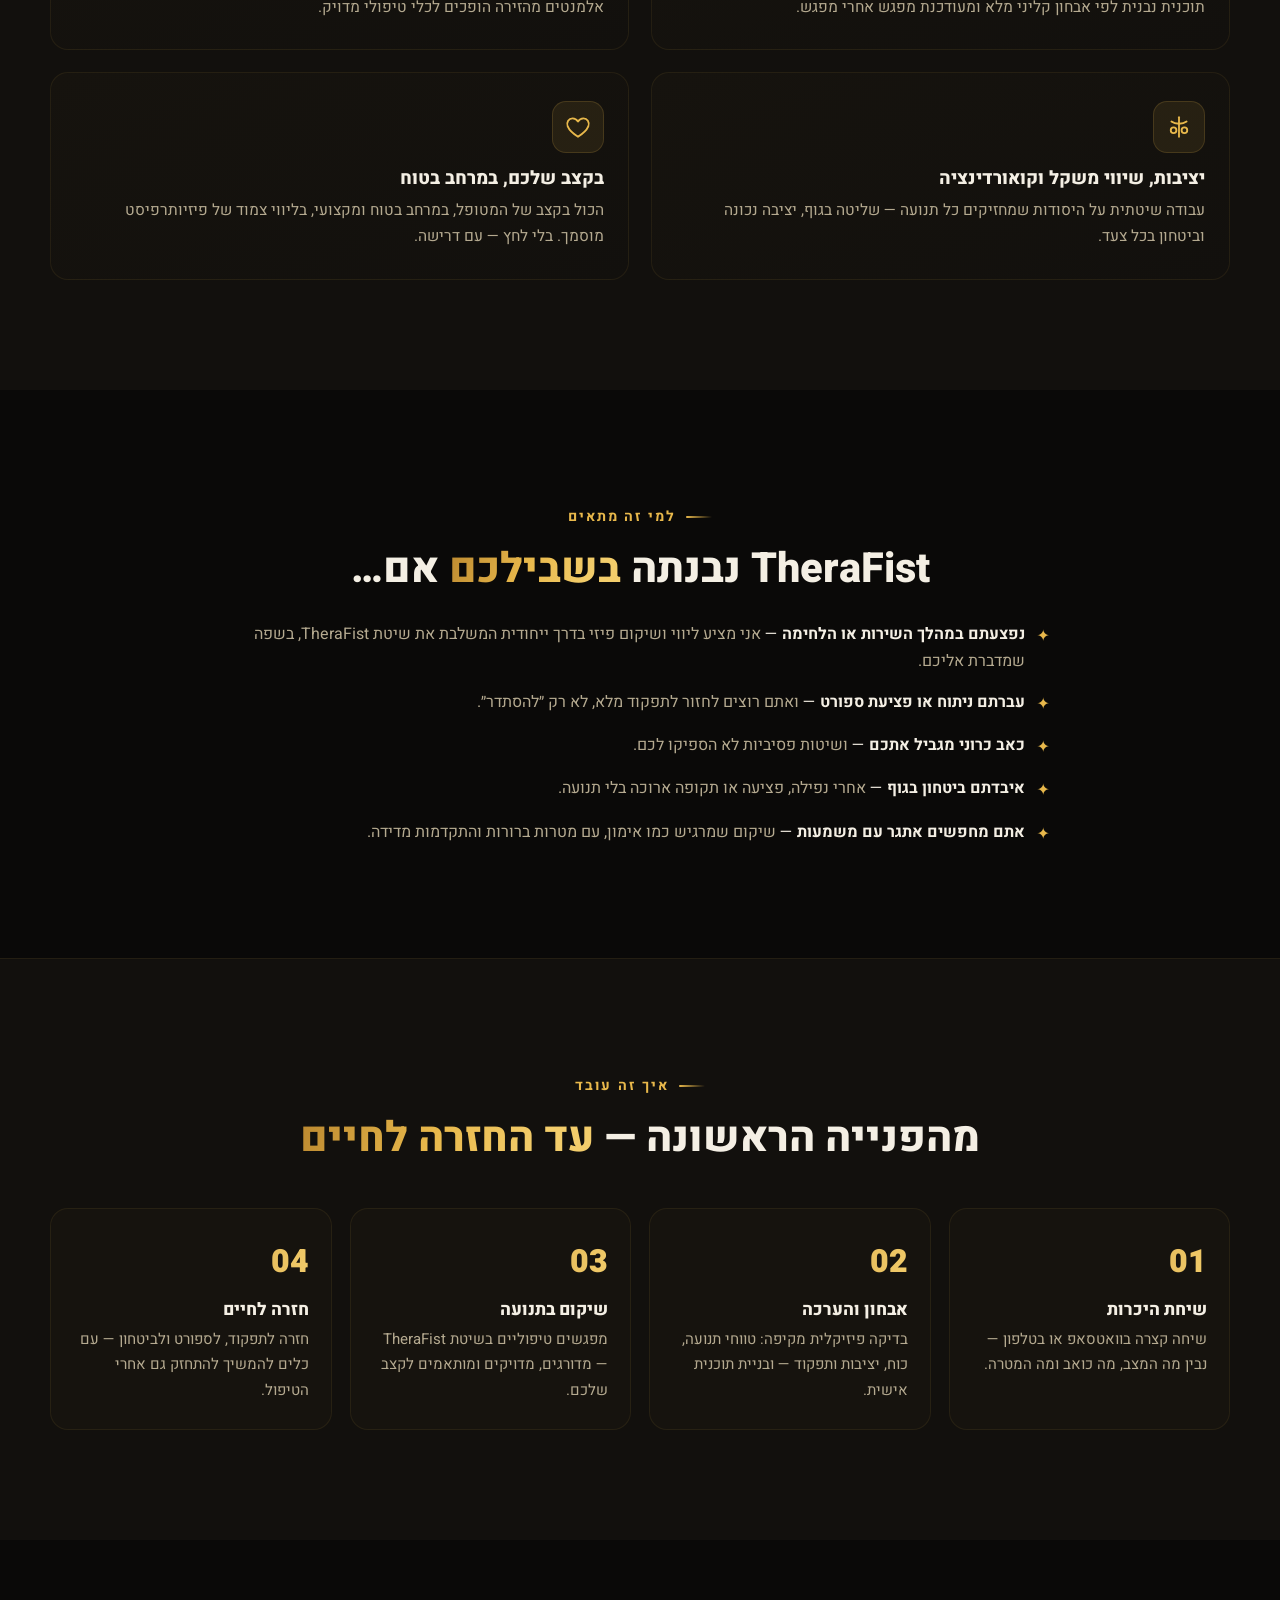
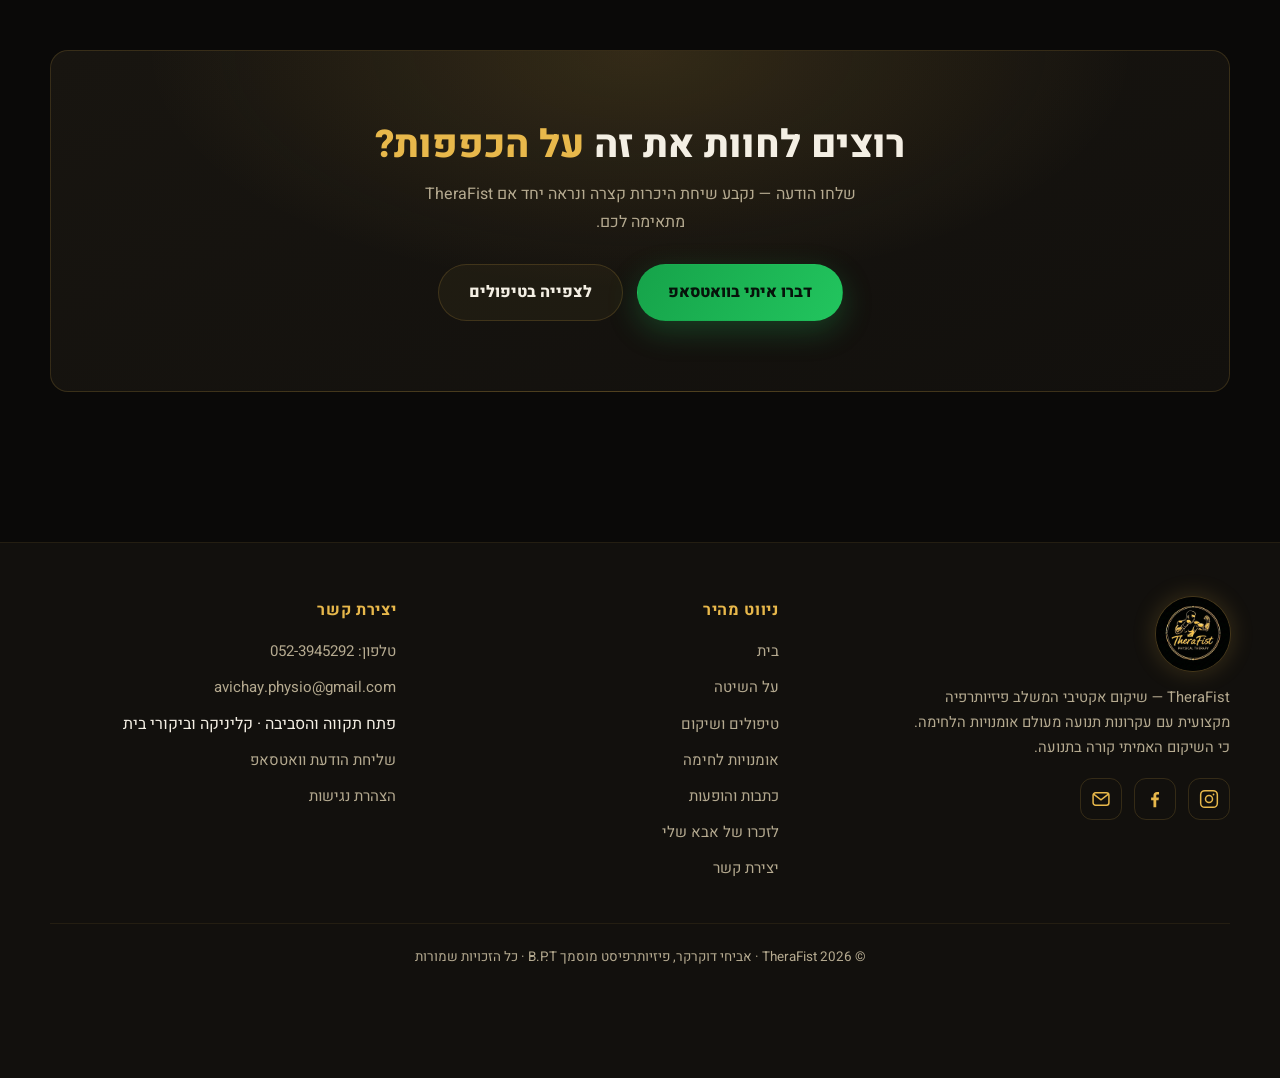
<file: method.html>
<!DOCTYPE html>
<html lang="he" dir="rtl" data-theme="dark">
<head>
  <meta charset="UTF-8">
  <meta name="viewport" content="width=device-width, initial-scale=1">
  <title>על השיטה — TheraFist | שיקום אקטיבי בשילוב איגרוף תאילנדי</title>
  <meta name="description" content="מה זה TheraFist? שיטת שיקום ייחודית שפיתח אביחי דוקרקר: פיזיותרפיה מקצועית בשילוב אלמנטים מאיגרוף תאילנדי — יציבות, שיווי משקל, קואורדינציה וביטחון בגוף.">
  <meta property="og:type" content="website">
  <meta property="og:locale" content="he_IL">
  <meta property="og:site_name" content="TheraFist">
  <meta property="og:title" content="על השיטה — TheraFist">
  <meta property="og:description" content="פיזיותרפיה מקצועית בדרך אחרת לגמרי: שיקום אקטיבי בשילוב עקרונות מאיגרוף תאילנדי.">
  <meta property="og:image" content="https://therafist.github.io/images/logo.jpg">
  <meta property="og:url" content="https://therafist.github.io/method.html">
  <link rel="canonical" href="https://therafist.github.io/method.html">
  <meta name="theme-color" content="#0a0908">
  <link rel="icon" type="image/jpeg" href="images/logo.jpg">
  <link rel="preconnect" href="https://fonts.googleapis.com">
  <link rel="preconnect" href="https://fonts.gstatic.com" crossorigin>
  <link href="https://fonts.googleapis.com/css2?family=Heebo:wght@300;400;500;700;800;900&family=Frank+Ruhl+Libre:wght@400;500;700&display=swap" rel="stylesheet">
  <script>try{var d=document.documentElement;d.dataset.theme=localStorage.getItem("theme")||"dark";var a=JSON.parse(localStorage.getItem("a11y")||"{}");if(typeof a.font==="number"&&a.font!==100)d.setAttribute("data-a11y-font",Math.min(140,Math.max(90,a.font)));["grayscale","contrast","links","readable"].forEach(function(k){if(a[k])d.classList.add("a11y-"+k)});if(a.motion)d.classList.add("a11y-no-motion")}catch(e){}</script>
  <link rel="stylesheet" href="css/main.css">
</head>
<body>
  <div class="loader" aria-hidden="true">
    <img class="loader__logo" src="images/logo.jpg" alt="">
  </div>

  <main id="main">

    <section class="page-hero" aria-labelledby="page-title">
      <div class="container">
        <span class="eyebrow reveal">השיטה</span>
        <h1 id="page-title" class="reveal" style="--d:.06s">אז מה זה בעצם <em>TheraFist?</em></h1>
        <p class="section-lead reveal" style="--d:.14s">
          הרבה שואלים אותי — ״אביחי, זה אימון אגרוף תאילנדי או פיזיותרפיה?״<br>
          <b class="gold">התשובה היא: זה השילוב שחיכיתם לו.</b>
        </p>
      </div>
    </section>

    <section class="section section--line" aria-labelledby="core-title">
      <div class="container split">
        <div class="reveal reveal--right">
          <h2 class="section-title" id="core-title">קודם כל <em>פיזיותרפיה מקצועית.</em><br>אבל הדרך נראית אחרת לגמרי.</h2>
          <p class="section-lead">
            TheraFist היא שיטת שיקום שפיתחתי מתוך שני העולמות שאני חי בהם:
            הפיזיותרפיה הקלינית — והזירה. במקום טיפול פסיבי על מיטה, אנחנו עובדים בתנועה:
            מכות מדויקות על כפפות, עבודת רגליים, שינויי קצב ושליטה בגוף —
            כשכל תרגיל נבחר מסיבה קלינית ברורה ומותאם בדיוק למצב שלכם.
          </p>
          <p class="pull-quote">״השיקום האמיתי קורה <em>בתנועה.</em>״</p>
          <p class="section-lead">
            זה לא ״טיפול ספא״. זה שיקום אקטיבי, משמעותי ומקצועי —
            כזה שמחזיר לגוף ביטחון, שליטה ותנועה — ואיתם את תחושת הלוחם.
          </p>
        </div>
        <div class="portrait portrait--wide reveal reveal--left">
          <img src="images/work.jpg" alt="אביחי בעבודה טיפולית — שיקום אקטיבי בתנועה" loading="lazy">
          <div class="portrait__tag">
            <b>שיקום אקטיבי</b>
            <span>כל תרגיל — מטרה קלינית מדויקת</span>
          </div>
        </div>
      </div>
    </section>

    <section class="section section--tint section--line" aria-labelledby="get-title">
      <div class="container">
        <div class="center reveal">
          <span class="eyebrow">מה מקבלים בטיפול</span>
          <h2 class="section-title" id="get-title">ארבעה עקרונות. <em>שיטה אחת.</em></h2>
        </div>
        <div class="grid grid--2 mt-3">
          <article class="card reveal">
            <div class="card__icon"><svg viewBox="0 0 24 24" fill="none" stroke="currentColor" stroke-width="1.7" stroke-linecap="round" stroke-linejoin="round"><path d="M12 3 4 7v5c0 5 3.5 8 8 9 4.5-1 8-4 8-9V7z"/><path d="m9 12 2 2 4-4"/></svg></div>
            <h3>שיקום מקצועי ומותאם אישית</h3>
            <p>אחרי פציעות ספורט, ניתוחים, כאבים כרוניים — או רצון לחזור לתפקוד מלא. כל תוכנית נבנית לפי אבחון קליני מלא ומעודכנת מפגש אחרי מפגש.</p>
          </article>
          <article class="card reveal" style="--d:.08s">
            <div class="card__icon"><svg viewBox="0 0 24 24" fill="none" stroke="currentColor" stroke-width="1.7" stroke-linecap="round" stroke-linejoin="round"><path d="M14 5a7 7 0 1 0 5 12"/><path d="M14 5c2.5 0 5 1 5 4s-2.5 4-5 4h-3V5z"/><path d="M11 13v6"/></svg></div>
            <h3>איגרוף תאילנדי ככלי שיקומי עוצמתי</h3>
            <p>מכה על כפפה היא לא רק מכה — היא עבודה על טווח תנועה, כוח, תזמון וביטחון. אלמנטים מהזירה הופכים לכלי טיפולי מדויק.</p>
          </article>
          <article class="card reveal" style="--d:.16s">
            <div class="card__icon"><svg viewBox="0 0 24 24" fill="none" stroke="currentColor" stroke-width="1.7" stroke-linecap="round" stroke-linejoin="round"><path d="M12 3v18"/><path d="M5 7c2 1.5 5 2 7 2s5-.5 7-2"/><circle cx="7" cy="15" r="2.6"/><circle cx="17" cy="15" r="2.6"/></svg></div>
            <h3>יציבות, שיווי משקל וקואורדינציה</h3>
            <p>עבודה שיטתית על היסודות שמחזיקים כל תנועה — שליטה בגוף, יציבה נכונה וביטחון בכל צעד.</p>
          </article>
          <article class="card reveal" style="--d:.24s">
            <div class="card__icon"><svg viewBox="0 0 24 24" fill="none" stroke="currentColor" stroke-width="1.7" stroke-linecap="round" stroke-linejoin="round"><path d="M12 21s-7.5-4.6-9.5-9.5C1 7.5 3.5 4 7 4c2.2 0 3.9 1.2 5 3 1.1-1.8 2.8-3 5-3 3.5 0 6 3.5 4.5 7.5C19.5 16.4 12 21 12 21z"/></svg></div>
            <h3>בקצב שלכם, במרחב בטוח</h3>
            <p>הכול בקצב של המטופל, במרחב בטוח ומקצועי, בליווי צמוד של פיזיותרפיסט מוסמך. בלי לחץ — עם דרישה.</p>
          </article>
        </div>
      </div>
    </section>

    <section class="section" aria-labelledby="who-title">
      <div class="container">
        <div class="center reveal">
          <span class="eyebrow">למי זה מתאים</span>
          <h2 class="section-title" id="who-title">TheraFist נבנתה <em>בשבילכם</em> אם…</h2>
        </div>
        <div class="container--narrow mt-2">
          <ul class="check-list reveal">
            <li><div><b>נפצעתם במהלך השירות או הלחימה</b> — <span>אני מציע ליווי ושיקום פיזי בדרך ייחודית המשלבת את שיטת TheraFist, בשפה שמדברת אליכם.</span></div></li>
            <li><div><b>עברתם ניתוח או פציעת ספורט</b> — <span>ואתם רוצים לחזור לתפקוד מלא, לא רק ״להסתדר״.</span></div></li>
            <li><div><b>כאב כרוני מגביל אתכם</b> — <span>ושיטות פסיביות לא הספיקו לכם.</span></div></li>
            <li><div><b>איבדתם ביטחון בגוף</b> — <span>אחרי נפילה, פציעה או תקופה ארוכה בלי תנועה.</span></div></li>
            <li><div><b>אתם מחפשים אתגר עם משמעות</b> — <span>שיקום שמרגיש כמו אימון, עם מטרות ברורות והתקדמות מדידה.</span></div></li>
          </ul>
        </div>
      </div>
    </section>

    <section class="section section--tint section--line" aria-labelledby="process-title">
      <div class="container">
        <div class="center reveal">
          <span class="eyebrow">איך זה עובד</span>
          <h2 class="section-title" id="process-title">מהפנייה הראשונה — <em>עד החזרה לחיים</em></h2>
        </div>
        <div class="steps mt-3">
          <div class="step reveal">
            <h3>שיחת היכרות</h3>
            <p>שיחה קצרה בוואטסאפ או בטלפון — נבין מה המצב, מה כואב ומה המטרה.</p>
          </div>
          <div class="step reveal" style="--d:.08s">
            <h3>אבחון והערכה</h3>
            <p>בדיקה פיזיקלית מקיפה: טווחי תנועה, כוח, יציבות ותפקוד — ובניית תוכנית אישית.</p>
          </div>
          <div class="step reveal" style="--d:.16s">
            <h3>שיקום בתנועה</h3>
            <p>מפגשים טיפוליים בשיטת TheraFist — מדורגים, מדויקים ומותאמים לקצב שלכם.</p>
          </div>
          <div class="step reveal" style="--d:.24s">
            <h3>חזרה לחיים</h3>
            <p>חזרה לתפקוד, לספורט ולביטחון — עם כלים להמשיך להתחזק גם אחרי הטיפול.</p>
          </div>
        </div>
      </div>
    </section>

    <section class="section" aria-label="קריאה לפעולה">
      <div class="container">
        <div class="cta-band reveal">
          <h2>רוצים לחוות את זה <span class="gold">על הכפפות?</span></h2>
          <p>שלחו הודעה — נקבע שיחת היכרות קצרה ונראה יחד אם TheraFist מתאימה לכם.</p>
          <div class="btn-row">
            <a class="btn btn--whatsapp" href="https://wa.me/972523945292?text=%D7%94%D7%99%D7%99%20%D7%90%D7%91%D7%99%D7%97%D7%99%2C%20%D7%90%D7%A9%D7%9E%D7%97%20%D7%9C%D7%A9%D7%9E%D7%95%D7%A2%20%D7%A2%D7%9C%20%D7%A9%D7%99%D7%98%D7%AA%20TheraFist" target="_blank" rel="noopener">דברו איתי בוואטסאפ</a>
            <a class="btn btn--ghost" href="treatments.html">לצפייה בטיפולים</a>
          </div>
        </div>
      </div>
    </section>

  </main>

  <script src="js/main.js" defer></script>
</body>
</html>
</file>
<file: css/main.css>
/* ============================================================
   TheraFist — main.css
   Design system: black / warm gold, premium martial-medical
   ============================================================ */

:root {
  --bg: #0a0908;
  --bg-2: #12100d;
  --bg-3: #181510;
  --card: #16130e;
  --line: rgba(232, 184, 75, 0.16);
  --line-soft: rgba(232, 184, 75, 0.08);
  --gold: #e8b84b;
  --gold-2: #f3cd6b;
  --gold-deep: #b9862e;
  --gold-glow: rgba(232, 184, 75, 0.22);
  --text: #f4efe4;
  --text-soft: #ddd4c2;
  --text-softer: #e7dfcf;
  --muted: #b5aa90;
  --whatsapp: #22c55e;
  --radius: 18px;
  --radius-sm: 12px;
  --shadow: 0 18px 50px rgba(0, 0, 0, 0.55);
  --font: "Heebo", system-ui, sans-serif;
  --font-serif: "Frank Ruhl Libre", Georgia, serif;
  --header-h: 72px;
  --ease: cubic-bezier(0.22, 1, 0.36, 1);
  /* gold gradient for filled buttons — identical in both themes so CTAs never lose punch */
  --btn-gold-1: #b9862e;
  --btn-gold-2: #e8b84b;
  --btn-gold-3: #f3cd6b;
  --header-bg: rgba(10, 9, 8, 0.62);
  --header-bg-scrolled: rgba(10, 9, 8, 0.92);
  --nav-panel-bg: rgba(5, 4, 2, 0.96);
  --nav-panel-link: #fff7df;
  --nav-panel-link-shadow: 0 2px 12px rgba(0, 0, 0, 0.75);
  --input-bg: rgba(10, 9, 8, 0.6);
  --selection-ink: #100d08;
}

/* light theme — same brand, warm off-white; dark stays the default */
[data-theme="light"] {
  --bg: #faf6ee;
  --bg-2: #f2ebdc;
  --bg-3: #eae1cd;
  --card: #fffdf8;
  --line: rgba(146, 102, 18, 0.3);
  --line-soft: rgba(146, 102, 18, 0.15);
  --gold: #8a5f0e;
  --gold-2: #6f4c08;
  --gold-deep: #5c3f05;
  --gold-glow: rgba(185, 134, 46, 0.2);
  --text: #2b2416;
  --text-soft: #4a4030;
  --text-softer: #443a28;
  --muted: #6b5f49;
  --shadow: 0 18px 50px rgba(96, 74, 33, 0.18);
  --header-bg: rgba(250, 246, 238, 0.78);
  --header-bg-scrolled: rgba(250, 246, 238, 0.95);
  --nav-panel-bg: rgba(250, 246, 238, 0.97);
  --nav-panel-link: #2b2416;
  --nav-panel-link-shadow: none;
  --input-bg: rgba(255, 255, 255, 0.78);
  --selection-ink: #fff8e7;
}

* { margin: 0; padding: 0; box-sizing: border-box; }

html {
  scroll-behavior: smooth;
  scroll-padding-top: calc(var(--header-h) + 16px);
}

body {
  font-family: var(--font);
  background: var(--bg);
  color: var(--text);
  line-height: 1.7;
  overflow-x: hidden;
  -webkit-font-smoothing: antialiased;
}

img, video { max-width: 100%; display: block; }
img { height: auto; } /* neutralize HTML height attrs so CSS-resized images keep their ratio */

a { color: var(--gold); text-decoration: none; }
a:hover { color: var(--gold-2); }

:focus-visible {
  outline: 2px solid var(--gold);
  outline-offset: 3px;
  border-radius: 4px;
}

::selection { background: var(--gold); color: var(--selection-ink); }

/* ---------- skip link ---------- */
.skip-link {
  position: absolute;
  top: -60px;
  inset-inline-start: 16px;
  background: var(--gold);
  color: #100d08;
  padding: 10px 18px;
  border-radius: 0 0 10px 10px;
  font-weight: 700;
  z-index: 300;
  transition: top 0.25s;
}
.skip-link:focus { top: 0; color: #100d08; }

/* ---------- loader ---------- */
.loader {
  position: fixed;
  inset: 0;
  background: var(--bg);
  z-index: 400;
  display: grid;
  place-items: center;
  transition: opacity 0.6s var(--ease), visibility 0.6s;
}
.loader.done { opacity: 0; visibility: hidden; }
.loader__logo {
  width: min(150px, 38vw);
  border-radius: 50%;
  animation: loaderPulse 1.4s var(--ease) infinite alternate;
  box-shadow: 0 0 60px var(--gold-glow);
}
@keyframes loaderPulse {
  from { transform: scale(0.94); opacity: 0.75; }
  to   { transform: scale(1.02); opacity: 1; }
}

/* ---------- header ---------- */
.site-header {
  position: fixed;
  top: 0; right: 0; left: 0;
  z-index: 200;
  height: var(--header-h);
  display: flex;
  align-items: center;
  background: var(--header-bg);
  border-bottom: 1px solid transparent;
  transition: background 0.35s, border-color 0.35s, height 0.35s;
}
/* blur lives on a pseudo-element: backdrop-filter on the header itself would
   make it the containing block for the fixed-position mobile menu */
.site-header::before {
  content: "";
  position: absolute;
  inset: 0;
  z-index: -1;
  backdrop-filter: blur(14px);
  -webkit-backdrop-filter: blur(14px);
}
.site-header.scrolled {
  height: 60px;
  background: var(--header-bg-scrolled);
  border-bottom-color: var(--line-soft);
}
.header-inner {
  width: min(1180px, 100% - 40px);
  margin-inline: auto;
  display: flex;
  align-items: center;
  gap: 20px;
}
.brand {
  display: flex;
  align-items: center;
  gap: 12px;
  font-weight: 800;
  font-size: 1.15rem;
  color: var(--text);
  letter-spacing: 0.02em;
}
.brand:hover { color: var(--gold-2); }
.brand img {
  width: 44px; height: 44px;
  border-radius: 50%;
  object-fit: cover;
  box-shadow: 0 0 0 1px var(--line), 0 0 18px var(--gold-glow);
}
.brand b { color: var(--gold); }

.main-nav { margin-inline-start: auto; }
.main-nav ul {
  list-style: none;
  display: flex;
  align-items: center;
  gap: 4px;
}
.main-nav a {
  display: block;
  padding: 9px 13px;
  border-radius: 10px;
  color: var(--text);
  font-weight: 500;
  font-size: 0.95rem;
  transition: color 0.25s, background 0.25s;
}
.main-nav a:hover { color: var(--gold-2); background: rgba(232, 184, 75, 0.07); }
.main-nav a[aria-current="page"] {
  color: var(--gold);
  background: rgba(232, 184, 75, 0.1);
  font-weight: 700;
}
.nav-cta {
  margin-inline-start: 6px;
  background: linear-gradient(120deg, var(--btn-gold-1), var(--btn-gold-2) 55%, var(--btn-gold-3));
  color: #14100a !important;
  font-weight: 800 !important;
  border-radius: 999px !important;
  padding: 9px 20px !important;
  box-shadow: 0 6px 22px rgba(232, 184, 75, 0.25);
}
.nav-cta:hover { filter: brightness(1.08); }

/* theme toggle */
.theme-toggle {
  flex: none;
  width: 42px; height: 42px;
  border-radius: 50%;
  border: 1px solid var(--line);
  background: rgba(232, 184, 75, 0.06);
  color: var(--gold);
  cursor: pointer;
  display: grid;
  place-items: center;
  transition: transform 0.3s var(--ease), background 0.3s, color 0.3s;
}
.theme-toggle:hover { transform: rotate(-15deg) scale(1.08); background: rgba(232, 184, 75, 0.15); }
.theme-toggle svg { width: 20px; height: 20px; }
.theme-toggle .icon-moon { display: none; }
[data-theme="light"] .theme-toggle .icon-sun { display: none; }
[data-theme="light"] .theme-toggle .icon-moon { display: block; }

/* inside the mobile menu: pill variant, hidden on desktop */
.nav-theme-item { display: none; }
.theme-toggle--menu {
  width: auto; height: auto;
  border-radius: 999px;
  padding: 10px 24px;
  display: inline-flex;
  align-items: center;
  gap: 10px;
  font-family: var(--font);
  font-weight: 700;
  font-size: 1.05rem;
  color: var(--nav-panel-link);
}
.theme-toggle--menu:hover { transform: none; }

/* burger */
.nav-toggle {
  display: none;
  background: none;
  border: 1px solid var(--line);
  border-radius: 10px;
  width: 46px; height: 46px;
  cursor: pointer;
  position: relative;
  z-index: 250;
}
.nav-toggle span {
  display: block;
  width: 20px; height: 2px;
  background: var(--gold);
  margin: 5px auto;
  border-radius: 2px;
  transition: transform 0.3s var(--ease), opacity 0.3s;
}
.nav-toggle[aria-expanded="true"] span:nth-child(1) { transform: translateY(7px) rotate(45deg); }
.nav-toggle[aria-expanded="true"] span:nth-child(2) { opacity: 0; }
.nav-toggle[aria-expanded="true"] span:nth-child(3) { transform: translateY(-7px) rotate(-45deg); }

@media (max-width: 960px) {
  .nav-toggle { display: block; }
  /* nav is out of flow on mobile, so the theme button carries the push-to-end margin
     and stays clickable above the open menu panel */
  .theme-toggle { margin-inline-start: auto; position: relative; z-index: 250; }
  .nav-theme-item { display: block; margin-top: 10px; }
  .main-nav {
    position: fixed;
    inset: 0;
    z-index: 240; /* above header content, below the toggle (250) so it stays clickable */
    background: var(--nav-panel-bg);
    backdrop-filter: blur(16px);
    -webkit-backdrop-filter: blur(16px);
    border: 1px solid var(--line);
    box-shadow: 0 24px 80px rgba(0, 0, 0, 0.65), inset 0 1px 0 rgba(232, 184, 75, 0.18);
    display: grid;
    place-items: center;
    opacity: 0;
    visibility: hidden;
    transition: opacity 0.35s var(--ease), visibility 0.35s;
  }
  .main-nav.open { opacity: 1; visibility: visible; }
  .main-nav ul { flex-direction: column; gap: 10px; text-align: center; }
  .main-nav a {
    font-size: 1.35rem;
    padding: 10px 26px;
    color: var(--nav-panel-link);
    text-shadow: var(--nav-panel-link-shadow);
  }
  .main-nav.open li {
    animation: navIn 0.5s var(--ease) both;
  }
  .main-nav.open li:nth-child(2) { animation-delay: 0.05s; }
  .main-nav.open li:nth-child(3) { animation-delay: 0.1s; }
  .main-nav.open li:nth-child(4) { animation-delay: 0.15s; }
  .main-nav.open li:nth-child(5) { animation-delay: 0.2s; }
  .main-nav.open li:nth-child(6) { animation-delay: 0.25s; }
  .main-nav.open li:nth-child(7) { animation-delay: 0.3s; }
  .main-nav.open li:nth-child(8) { animation-delay: 0.35s; }
  @keyframes navIn {
    from { opacity: 0; transform: translateY(18px); }
    to   { opacity: 1; transform: none; }
  }
  body.nav-locked { overflow: hidden; }
}

/* ---------- layout helpers ---------- */
.container { width: min(1180px, 100% - 40px); margin-inline: auto; }
.container--narrow { width: min(820px, 100% - 40px); margin-inline: auto; }

.section { padding: clamp(64px, 9vw, 110px) 0; position: relative; }
.section--tint { background: var(--bg-2); }
.section--line { border-top: 1px solid var(--line-soft); }

.eyebrow {
  display: inline-flex;
  align-items: center;
  gap: 10px;
  color: var(--gold);
  font-weight: 700;
  font-size: 0.88rem;
  letter-spacing: 0.14em;
  margin-bottom: 14px;
}
.eyebrow::before {
  content: "";
  width: 26px; height: 2px;
  background: linear-gradient(90deg, var(--gold), transparent);
  border-radius: 2px;
}

h1, h2, h3 { line-height: 1.25; font-weight: 800; }
.section-title {
  font-size: clamp(1.7rem, 4.2vw, 2.6rem);
  margin-bottom: 16px;
}
.section-title em {
  font-style: normal;
  background: linear-gradient(115deg, var(--gold-deep), var(--gold) 45%, var(--gold-2) 80%);
  -webkit-background-clip: text;
  background-clip: text;
  color: transparent;
}
.section-lead {
  color: var(--muted);
  font-size: clamp(1.02rem, 2vw, 1.15rem);
  max-width: 62ch;
}
.center { text-align: center; }
.center .section-lead { margin-inline: auto; }

/* ---------- buttons ---------- */
.btn {
  display: inline-flex;
  align-items: center;
  justify-content: center;
  gap: 10px;
  padding: 14px 30px;
  border-radius: 999px;
  font-family: var(--font);
  font-weight: 800;
  font-size: 1rem;
  cursor: pointer;
  border: 1px solid transparent;
  transition: transform 0.25s var(--ease), box-shadow 0.25s, filter 0.25s;
  position: relative;
  overflow: hidden;
}
.btn svg { width: 20px; height: 20px; flex: none; }
.btn:active { transform: scale(0.97); }

.btn--gold {
  background: linear-gradient(120deg, var(--btn-gold-1), var(--btn-gold-2) 55%, var(--btn-gold-3));
  color: #14100a;
  box-shadow: 0 10px 30px rgba(232, 184, 75, 0.28);
}
.btn--gold::after {
  content: "";
  position: absolute;
  top: 0; bottom: 0;
  width: 45%;
  background: linear-gradient(100deg, transparent, rgba(255, 255, 255, 0.5), transparent);
  transform: translateX(220%) skewX(-20deg);
  animation: shimmer 3.6s ease-in-out infinite;
}
@keyframes shimmer {
  0%, 55% { transform: translateX(220%) skewX(-20deg); }
  85%, 100% { transform: translateX(-320%) skewX(-20deg); }
}
.btn--gold:hover { transform: translateY(-3px); box-shadow: 0 16px 40px rgba(232, 184, 75, 0.4); color: #14100a; }

.btn--ghost {
  background: rgba(232, 184, 75, 0.05);
  border-color: var(--line);
  color: var(--text);
}
.btn--ghost:hover { transform: translateY(-3px); border-color: var(--gold); color: var(--gold-2); }

.btn--whatsapp {
  background: linear-gradient(120deg, #16a34a, var(--whatsapp));
  color: #06130a;
  box-shadow: 0 10px 30px rgba(34, 197, 94, 0.25);
}
.btn--whatsapp:hover { transform: translateY(-3px); color: #06130a; filter: brightness(1.08); }

.btn-row { display: flex; flex-wrap: wrap; gap: 14px; }

/* ---------- hero ---------- */
.hero {
  min-height: 100svh;
  display: flex;
  align-items: center;
  padding: calc(var(--header-h) + 40px) 0 70px;
  position: relative;
  isolation: isolate;
  overflow: hidden;
}
.hero::before {
  content: "";
  position: absolute;
  inset: -20%;
  z-index: -2;
  background:
    radial-gradient(46% 38% at 78% 22%, rgba(232, 184, 75, 0.14), transparent 70%),
    radial-gradient(40% 34% at 12% 82%, rgba(185, 134, 46, 0.1), transparent 70%),
    var(--bg);
}
.hero::after {
  content: "";
  position: absolute;
  inset: 0;
  z-index: -1;
  background-image: radial-gradient(rgba(232, 184, 75, 0.05) 1px, transparent 1.4px);
  background-size: 26px 26px;
  mask-image: radial-gradient(70% 60% at 50% 40%, #000, transparent);
  -webkit-mask-image: radial-gradient(70% 60% at 50% 40%, #000, transparent);
}
.hero__grid {
  display: grid;
  grid-template-columns: 1.15fr 0.85fr;
  gap: clamp(30px, 6vw, 70px);
  align-items: center;
}
.hero__badge {
  display: inline-flex;
  align-items: center;
  gap: 8px;
  border: 1px solid var(--line);
  background: rgba(232, 184, 75, 0.06);
  color: var(--gold-2);
  border-radius: 999px;
  padding: 7px 16px;
  font-size: 0.88rem;
  font-weight: 600;
  margin-bottom: 22px;
}
.hero__badge::before {
  content: "";
  width: 8px; height: 8px;
  border-radius: 50%;
  background: var(--gold);
  box-shadow: 0 0 12px var(--gold);
  animation: dotPulse 2s infinite;
}
@keyframes dotPulse { 50% { opacity: 0.4; } }
.hero h1 {
  font-size: clamp(2.2rem, 6vw, 3.9rem);
  font-weight: 900;
  margin-bottom: 20px;
}
.hero h1 em {
  font-style: normal;
  background: linear-gradient(115deg, var(--gold-deep), var(--gold) 45%, var(--gold-2) 80%);
  -webkit-background-clip: text;
  background-clip: text;
  color: transparent;
}
.hero__lead {
  color: var(--muted);
  font-size: clamp(1.05rem, 2.2vw, 1.2rem);
  max-width: 56ch;
  margin-bottom: 32px;
}
.hero__logo-wrap { position: relative; display: grid; place-items: center; }
.hero__logo {
  width: min(390px, 78vw);
  border-radius: 50%;
  box-shadow: 0 0 0 1px var(--line), 0 30px 90px rgba(0, 0, 0, 0.6), 0 0 90px var(--gold-glow);
  animation: heroFloat 7s ease-in-out infinite;
}
@keyframes heroFloat {
  0%, 100% { transform: translateY(0); }
  50% { transform: translateY(-14px); }
}
.hero__ring {
  position: absolute;
  width: min(470px, 92vw);
  aspect-ratio: 1;
  border-radius: 50%;
  border: 1px dashed rgba(232, 184, 75, 0.25);
  animation: spin 40s linear infinite;
}
@keyframes spin { to { transform: rotate(360deg); } }
.scroll-cue {
  position: absolute;
  bottom: 22px;
  inset-inline: 0;
  display: flex;
  justify-content: center;
  color: var(--muted);
  font-size: 0.8rem;
  letter-spacing: 0.18em;
  animation: cue 2.2s ease-in-out infinite;
}
@keyframes cue { 50% { transform: translateY(7px); opacity: 0.5; } }

@media (max-width: 880px) {
  .hero__grid { grid-template-columns: 1fr; text-align: center; }
  .hero__logo-wrap { order: -1; }
  .hero__logo { width: min(240px, 62vw); }
  .hero__ring { width: min(300px, 78vw); }
  .hero__lead { margin-inline: auto; }
  .btn-row { justify-content: center; }
  .hero .eyebrow { justify-content: center; }
}

/* page hero (inner pages) */
.page-hero {
  padding: calc(var(--header-h) + clamp(48px, 9vw, 90px)) 0 clamp(42px, 7vw, 70px);
  position: relative;
  isolation: isolate;
  overflow: hidden;
}
.page-hero::before {
  content: "";
  position: absolute;
  inset: -30% -10%;
  z-index: -1;
  background:
    radial-gradient(50% 45% at 82% 10%, rgba(232, 184, 75, 0.13), transparent 70%),
    radial-gradient(38% 40% at 8% 90%, rgba(185, 134, 46, 0.08), transparent 70%);
}
.page-hero h1 { font-size: clamp(2rem, 5.4vw, 3.2rem); font-weight: 900; margin-bottom: 14px; }
.page-hero h1 em {
  font-style: normal;
  background: linear-gradient(115deg, var(--gold-deep), var(--gold) 45%, var(--gold-2) 80%);
  -webkit-background-clip: text;
  background-clip: text;
  color: transparent;
}

/* ---------- cards & grids ---------- */
.grid { display: grid; gap: 22px; }
.grid--2 { grid-template-columns: repeat(2, 1fr); }
.grid--3 { grid-template-columns: repeat(3, 1fr); }
.grid--4 { grid-template-columns: repeat(4, 1fr); }
@media (max-width: 980px) {
  .grid--3, .grid--4 { grid-template-columns: repeat(2, 1fr); }
}
@media (max-width: 620px) {
  .grid--2, .grid--3, .grid--4 { grid-template-columns: 1fr; }
}

.card {
  background: linear-gradient(160deg, var(--card), var(--bg-2));
  border: 1px solid var(--line-soft);
  border-radius: var(--radius);
  padding: 28px 24px;
  position: relative;
  overflow: hidden;
  transition: transform 0.35s var(--ease), border-color 0.35s, box-shadow 0.35s;
}
.card::before {
  content: "";
  position: absolute;
  inset-inline-start: 0;
  top: 0;
  width: 100%;
  height: 3px;
  background: linear-gradient(90deg, var(--gold), transparent 70%);
  opacity: 0;
  transition: opacity 0.35s;
}
.card:hover {
  transform: translateY(-6px);
  border-color: var(--line);
  box-shadow: var(--shadow);
}
.card:hover::before { opacity: 1; }
.card h3 { font-size: 1.15rem; margin: 14px 0 8px; }
.card p { color: var(--muted); font-size: 0.97rem; }
.card__icon {
  width: 52px; height: 52px;
  border-radius: 14px;
  display: grid;
  place-items: center;
  background: rgba(232, 184, 75, 0.09);
  border: 1px solid var(--line);
  color: var(--gold);
  transition: transform 0.35s var(--ease), background 0.35s;
}
.card__icon svg { width: 26px; height: 26px; }
.card:hover .card__icon { transform: scale(1.1) rotate(-6deg); background: rgba(232, 184, 75, 0.16); }

/* feature list card variant */
.check-list { list-style: none; display: grid; gap: 14px; }
.check-list li {
  display: flex;
  gap: 12px;
  align-items: flex-start;
  color: var(--text);
}
.check-list li::before {
  content: "✦";
  color: var(--gold);
  flex: none;
  margin-top: 2px;
}
.check-list li span { color: var(--muted); }
.check-list li b { color: var(--text); }

/* ---------- about split ---------- */
.split {
  display: grid;
  grid-template-columns: 0.9fr 1.1fr;
  gap: clamp(30px, 6vw, 64px);
  align-items: center;
}
.split--flip { grid-template-columns: 1.1fr 0.9fr; }
@media (max-width: 880px) {
  .split, .split--flip { grid-template-columns: 1fr; }
}
.portrait {
  position: relative;
  border-radius: var(--radius);
  overflow: hidden;
  box-shadow: var(--shadow);
}
.portrait img {
  width: 100%;
  aspect-ratio: 4 / 5;
  object-fit: cover;
  transition: transform 0.8s var(--ease);
}
.portrait:hover img { transform: scale(1.04); }
.portrait--wide img { aspect-ratio: 3 / 2; }
.portrait::after {
  content: "";
  position: absolute;
  inset: 0;
  border-radius: var(--radius);
  box-shadow: inset 0 0 0 1px var(--line);
  background: linear-gradient(to top, rgba(10, 9, 8, 0.55), transparent 45%);
  pointer-events: none;
}
.portrait__tag {
  position: absolute;
  bottom: 16px;
  inset-inline-start: 16px;
  inset-inline-end: 16px;
  z-index: 2;
  background: rgba(10, 9, 8, 0.72);
  backdrop-filter: blur(8px);
  border: 1px solid var(--line);
  border-radius: var(--radius-sm);
  padding: 12px 16px;
  font-size: 0.92rem;
  color: #f4efe4; /* dark glass over photo in both themes */
}
.portrait__tag b { color: #e8b84b; display: block; font-size: 1.02rem; }
.portrait__tag span { color: #b5aa90; }

.cred-badges { display: flex; flex-wrap: wrap; gap: 10px; margin: 22px 0 28px; }
.cred-badges span {
  border: 1px solid var(--line);
  background: rgba(232, 184, 75, 0.05);
  border-radius: 999px;
  padding: 7px 15px;
  font-size: 0.86rem;
  font-weight: 600;
  color: var(--gold-2);
  transition: background 0.3s, transform 0.3s var(--ease);
}
.cred-badges span:hover { background: rgba(232, 184, 75, 0.12); transform: translateY(-2px); }

/* ---------- gallery ---------- */
.gallery { display: grid; gap: 16px; grid-template-columns: repeat(3, 1fr); }
@media (max-width: 880px) { .gallery { grid-template-columns: repeat(2, 1fr); } }
@media (max-width: 540px) { .gallery { grid-template-columns: 1fr; } }
.gallery figure {
  position: relative;
  border-radius: var(--radius-sm);
  overflow: hidden;
  cursor: zoom-in;
  border: 1px solid var(--line-soft);
  background: var(--bg-2);
}
.gallery img {
  width: 100%;
  aspect-ratio: 4 / 3;
  object-fit: cover;
  transition: transform 0.7s var(--ease), filter 0.7s;
}
.gallery figure:hover img { transform: scale(1.07); filter: brightness(1.08); }
.gallery figcaption {
  color: #f4efe4; /* sits on a dark photo gradient in both themes */
  position: absolute;
  inset-inline: 0;
  bottom: 0;
  padding: 34px 16px 12px;
  font-size: 0.88rem;
  font-weight: 600;
  background: linear-gradient(to top, rgba(10, 9, 8, 0.85), transparent);
  opacity: 0;
  transform: translateY(8px);
  transition: opacity 0.4s, transform 0.4s var(--ease);
}
.gallery figure:hover figcaption,
.gallery figure:focus-visible figcaption { opacity: 1; transform: none; }
.gallery--tall img { aspect-ratio: 3 / 4; }

/* lightbox */
.lightbox {
  position: fixed;
  inset: 0;
  z-index: 350;
  background: rgba(6, 5, 4, 0.93);
  backdrop-filter: blur(10px);
  display: grid;
  place-items: center;
  padding: 4vmin;
  opacity: 0;
  visibility: hidden;
  transition: opacity 0.3s, visibility 0.3s;
}
.lightbox.open { opacity: 1; visibility: visible; }
.lightbox img {
  max-width: 92vw;
  max-height: 86vh;
  border-radius: 14px;
  box-shadow: 0 0 0 1px var(--line), 0 40px 120px rgba(0, 0, 0, 0.8);
}
.lightbox__close {
  position: absolute;
  top: 20px;
  inset-inline-end: 20px;
  width: 48px; height: 48px;
  border-radius: 50%;
  border: 1px solid var(--line);
  background: rgba(10, 9, 8, 0.7);
  color: var(--gold);
  font-size: 1.5rem;
  cursor: pointer;
  display: grid;
  place-items: center;
  transition: transform 0.3s var(--ease);
}
.lightbox__close:hover { transform: rotate(90deg); }

/* ---------- video ---------- */
.video-frame {
  border-radius: var(--radius);
  overflow: hidden;
  border: 1px solid var(--line);
  background: #000;
  box-shadow: var(--shadow);
  position: relative;
}
.video-frame video { width: 100%; max-height: 76vh; background: #000; }
.video-frame--portrait { max-width: 420px; margin-inline: auto; }
.video-caption {
  text-align: center;
  color: var(--muted);
  font-size: 0.92rem;
  margin-top: 14px;
}

/* ---------- quote / story ---------- */
.story-block {
  background: linear-gradient(165deg, var(--card), var(--bg-2));
  border: 1px solid var(--line);
  border-radius: var(--radius);
  padding: clamp(26px, 5vw, 52px);
  position: relative;
  overflow: hidden;
}
.story-block::before {
  content: "”";
  position: absolute;
  top: -30px;
  inset-inline-start: 18px;
  font-size: 9rem;
  font-family: var(--font-serif);
  color: rgba(232, 184, 75, 0.12);
  line-height: 1;
}
.story-block p { margin-bottom: 1.1em; color: var(--text-soft); }
.story-block p:last-child { margin-bottom: 0; }
.story-block strong, .story-block b { color: var(--gold-2); }

.pull-quote {
  font-size: clamp(1.25rem, 3vw, 1.7rem);
  font-weight: 800;
  line-height: 1.5;
  padding: 6px 22px;
  border-inline-start: 3px solid var(--gold);
  margin: 30px 0;
}
.pull-quote em {
  font-style: normal;
  background: linear-gradient(115deg, var(--gold-deep), var(--gold) 50%, var(--gold-2));
  -webkit-background-clip: text;
  background-clip: text;
  color: transparent;
}

/* ---------- steps ---------- */
.steps { display: grid; gap: 18px; grid-template-columns: repeat(4, 1fr); counter-reset: step; }
@media (max-width: 980px) { .steps { grid-template-columns: repeat(2, 1fr); } }
@media (max-width: 560px) { .steps { grid-template-columns: 1fr; } }
.step {
  counter-increment: step;
  background: var(--card);
  border: 1px solid var(--line-soft);
  border-radius: var(--radius);
  padding: 26px 22px;
  transition: transform 0.35s var(--ease), border-color 0.35s;
}
.step:hover { transform: translateY(-6px); border-color: var(--line); }
.step::before {
  content: "0" counter(step);
  display: block;
  font-size: 2rem;
  font-weight: 900;
  background: linear-gradient(115deg, var(--gold-deep), var(--gold-2));
  -webkit-background-clip: text;
  background-clip: text;
  color: transparent;
  margin-bottom: 10px;
}
.step h3 { font-size: 1.08rem; margin-bottom: 6px; }
.step p { color: var(--muted); font-size: 0.94rem; }

/* ---------- testimonials ---------- */
.testimonial {
  display: flex;
  flex-direction: column;
  gap: 16px;
}
.testimonial__stars { color: var(--gold); letter-spacing: 3px; font-size: 1.05rem; }
.testimonial blockquote { color: var(--text-soft); font-size: 0.98rem; }
.testimonial footer { margin-top: auto; display: flex; align-items: center; gap: 12px; }
.testimonial__avatar {
  width: 44px; height: 44px;
  border-radius: 50%;
  display: grid;
  place-items: center;
  font-weight: 800;
  color: #14100a;
  background: linear-gradient(135deg, var(--btn-gold-1), var(--btn-gold-3));
  flex: none;
}
.testimonial footer b { display: block; font-size: 0.95rem; }
.testimonial footer span { color: var(--muted); font-size: 0.83rem; }

/* ---------- CTA band ---------- */
.cta-band {
  position: relative;
  isolation: isolate;
  overflow: hidden;
  border-radius: var(--radius);
  border: 1px solid var(--line);
  padding: clamp(36px, 7vw, 70px) clamp(22px, 5vw, 60px);
  text-align: center;
  background:
    radial-gradient(60% 100% at 50% 0%, rgba(232, 184, 75, 0.14), transparent 70%),
    linear-gradient(160deg, var(--bg-3), var(--bg-2));
}
.cta-band h2 { font-size: clamp(1.6rem, 4vw, 2.4rem); margin-bottom: 12px; }
.cta-band p { color: var(--muted); max-width: 54ch; margin: 0 auto 28px; }
.cta-band .btn-row { justify-content: center; }

/* ---------- media cards ---------- */
.media-card {
  padding: 0;
  display: flex;
  flex-direction: column;
}
.media-card__img {
  width: 100%;
  aspect-ratio: 16 / 10;
  object-fit: cover;
  transition: transform 0.7s var(--ease);
}
.media-card:hover .media-card__img { transform: scale(1.05); }
.media-card__img-wrap { overflow: hidden; }
.media-card__body { padding: 24px; display: flex; flex-direction: column; gap: 10px; flex: 1; }
.media-card__kind {
  align-self: flex-start;
  font-size: 0.78rem;
  font-weight: 800;
  letter-spacing: 0.12em;
  color: var(--gold);
  border: 1px solid var(--line);
  border-radius: 999px;
  padding: 4px 12px;
  background: rgba(232, 184, 75, 0.06);
}
.media-card h3 { margin: 4px 0 2px; font-size: 1.2rem; }
.media-links { display: flex; flex-wrap: wrap; gap: 10px; margin-top: auto; padding-top: 12px; }
.media-links a {
  display: inline-flex;
  align-items: center;
  gap: 7px;
  font-size: 0.88rem;
  font-weight: 700;
  border: 1px solid var(--line);
  border-radius: 999px;
  padding: 7px 15px;
  transition: background 0.3s, transform 0.3s var(--ease);
}
.media-links a:hover { background: rgba(232, 184, 75, 0.1); transform: translateY(-2px); }
.media-links svg { width: 15px; height: 15px; }

/* ---------- memorial page ---------- */
.memorial { font-family: var(--font-serif); }
.memorial .page-hero { text-align: center; }
.memorial .page-hero h1 { font-family: var(--font-serif); font-weight: 700; }
.memorial-frame {
  max-width: 460px;
  margin: 0 auto 40px;
  position: relative;
  padding: 14px;
  border: 1px solid var(--line);
  border-radius: var(--radius);
  background: linear-gradient(160deg, var(--card), var(--bg-2));
}
.memorial-frame img {
  width: 100%;
  border-radius: var(--radius-sm);
  filter: sepia(0.14) contrast(1.02);
}
.memorial-frame::after {
  content: "🕯";
  position: absolute;
  bottom: -22px;
  inset-inline: 0;
  text-align: center;
  font-size: 1.6rem;
  filter: drop-shadow(0 0 14px rgba(232, 184, 75, 0.7));
}
.memorial-text {
  font-size: clamp(1.05rem, 2.1vw, 1.18rem);
  line-height: 2;
  color: var(--text-softer);
}
.memorial-text p { margin-bottom: 1.35em; }
.memorial-text h2 {
  font-family: var(--font-serif);
  font-weight: 700;
  color: var(--gold-2);
  font-size: clamp(1.3rem, 3vw, 1.7rem);
  margin: 1.8em 0 0.7em;
}
.memorial-sign {
  margin-top: 44px;
  text-align: center;
}
.memorial-sign .divider {
  width: 90px; height: 1px;
  margin: 0 auto 22px;
  background: linear-gradient(90deg, transparent, var(--gold), transparent);
}
.memorial-sign p { font-size: 1.2rem; color: var(--gold-2); font-weight: 700; }
.memorial-sign span { color: var(--muted); font-size: 0.95rem; font-family: var(--font); }

/* ---------- contact ---------- */
.contact-grid {
  display: grid;
  grid-template-columns: 0.9fr 1.1fr;
  gap: clamp(26px, 5vw, 56px);
  align-items: start;
}
@media (max-width: 880px) { .contact-grid { grid-template-columns: 1fr; } }

.contact-items { display: grid; gap: 14px; }
.contact-item {
  display: flex;
  align-items: center;
  gap: 16px;
  background: var(--card);
  border: 1px solid var(--line-soft);
  border-radius: var(--radius-sm);
  padding: 16px 18px;
  color: var(--text);
  transition: transform 0.3s var(--ease), border-color 0.3s;
}
.contact-item:hover { transform: translateX(-5px); border-color: var(--line); color: var(--text); }
.contact-item__icon {
  width: 46px; height: 46px;
  flex: none;
  border-radius: 12px;
  display: grid;
  place-items: center;
  background: rgba(232, 184, 75, 0.09);
  border: 1px solid var(--line);
  color: var(--gold);
}
.contact-item__icon svg { width: 22px; height: 22px; }
.contact-item b { display: block; font-size: 0.98rem; }
.contact-item span { color: var(--muted); font-size: 0.88rem; direction: ltr; unicode-bidi: embed; }
.contact-item span.rtl-note { direction: rtl; }

.form-card {
  background: linear-gradient(160deg, var(--card), var(--bg-2));
  border: 1px solid var(--line);
  border-radius: var(--radius);
  padding: clamp(24px, 4vw, 40px);
}
.form-grid { display: grid; gap: 16px; grid-template-columns: 1fr 1fr; }
.form-grid .form-field--full { grid-column: 1 / -1; }
@media (max-width: 560px) { .form-grid { grid-template-columns: 1fr; } }
.form-field label {
  display: block;
  font-weight: 700;
  font-size: 0.9rem;
  margin-bottom: 7px;
}
.form-field input,
.form-field select,
.form-field textarea {
  width: 100%;
  background: var(--input-bg);
  border: 1px solid var(--line-soft);
  border-radius: var(--radius-sm);
  color: var(--text);
  font-family: var(--font);
  font-size: 1rem;
  padding: 13px 15px;
  transition: border-color 0.3s, box-shadow 0.3s;
}
.form-field textarea { resize: vertical; min-height: 120px; }
.form-field input:focus,
.form-field select:focus,
.form-field textarea:focus {
  outline: none;
  border-color: var(--gold);
  box-shadow: 0 0 0 3px rgba(232, 184, 75, 0.14);
}
.form-note { color: var(--muted); font-size: 0.85rem; margin-top: 14px; }
.form-actions { display: flex; flex-wrap: wrap; gap: 12px; margin-top: 20px; }

.map-frame {
  margin-top: clamp(40px, 7vw, 64px);
  border-radius: var(--radius);
  overflow: hidden;
  border: 1px solid var(--line);
  filter: grayscale(0.6) contrast(1.05);
  transition: filter 0.5s;
}
.map-frame:hover { filter: none; }
.map-frame iframe { display: block; width: 100%; height: 340px; border: 0; }

/* ---------- footer ---------- */
.site-footer {
  border-top: 1px solid var(--line-soft);
  background: var(--bg-2);
  padding: 54px 0 110px;
  margin-top: 40px;
}
.footer-grid {
  display: grid;
  grid-template-columns: 1.2fr 1fr 1fr;
  gap: 36px;
}
@media (max-width: 880px) { .footer-grid { grid-template-columns: 1fr; text-align: center; } }
.footer-brand { display: flex; flex-direction: column; gap: 14px; }
.footer-brand img {
  width: 74px; height: 74px;
  border-radius: 50%;
  box-shadow: 0 0 0 1px var(--line), 0 0 24px var(--gold-glow);
}
@media (max-width: 880px) { .footer-brand { align-items: center; } }
.footer-brand p { color: var(--muted); font-size: 0.92rem; max-width: 40ch; }
.site-footer h4 { color: var(--gold); font-size: 1rem; margin-bottom: 14px; letter-spacing: 0.04em; }
.footer-links { list-style: none; display: grid; gap: 9px; }
.footer-links a { color: var(--muted); font-size: 0.94rem; transition: color 0.25s; }
.footer-links a:hover { color: var(--gold-2); }
.footer-social { display: flex; gap: 12px; margin-top: 4px; }
@media (max-width: 880px) { .footer-social { justify-content: center; } }
.footer-social a {
  width: 42px; height: 42px;
  border-radius: 12px;
  display: grid;
  place-items: center;
  border: 1px solid var(--line);
  color: var(--gold);
  transition: transform 0.3s var(--ease), background 0.3s;
}
.footer-social a:hover { transform: translateY(-4px); background: rgba(232, 184, 75, 0.1); }
.footer-social svg { width: 20px; height: 20px; }
.footer-bottom {
  margin-top: 40px;
  padding-top: 22px;
  border-top: 1px solid var(--line-soft);
  color: var(--muted);
  font-size: 0.84rem;
  text-align: center;
}

/* ---------- floating actions ---------- */
.float-actions {
  position: fixed;
  bottom: 22px;
  inset-inline-end: 20px;
  z-index: 180;
  display: flex;
  flex-direction: column;
  gap: 12px;
}
.float-btn {
  width: 56px; height: 56px;
  border-radius: 50%;
  display: grid;
  place-items: center;
  color: #fff;
  box-shadow: 0 12px 32px rgba(0, 0, 0, 0.5);
  transition: transform 0.3s var(--ease), box-shadow 0.3s;
  position: relative;
}
.float-btn svg { width: 27px; height: 27px; }
.float-btn:hover { transform: translateY(-4px) scale(1.06); color: #fff; }
.float-btn--wa { background: linear-gradient(135deg, #16a34a, #25d366); }
.float-btn--wa::before {
  content: "";
  position: absolute;
  inset: -5px;
  border-radius: 50%;
  border: 2px solid rgba(37, 211, 102, 0.55);
  animation: waPing 2.2s ease-out infinite;
}
@keyframes waPing {
  from { transform: scale(0.85); opacity: 1; }
  to   { transform: scale(1.35); opacity: 0; }
}
.float-btn--tel { background: linear-gradient(135deg, var(--btn-gold-1), var(--btn-gold-2)); color: #14100a; }
.float-btn--tel:hover { color: #14100a; }
@media (min-width: 981px) { .float-btn--tel { display: none; } }

/* ---------- reveal animations ---------- */
.reveal {
  opacity: 0;
  transform: translateY(30px);
  transition: opacity 0.8s var(--ease), transform 0.8s var(--ease);
  transition-delay: var(--d, 0s);
}
.reveal--right { transform: translateX(-36px); }
.reveal--left { transform: translateX(36px); }
.reveal--zoom { transform: scale(0.92); }
.reveal.in { opacity: 1; transform: none; }

/* ---------- utilities ---------- */
.mt-1 { margin-top: 14px; }
.mt-2 { margin-top: 26px; }
.mt-3 { margin-top: 44px; }
.mb-2 { margin-bottom: 26px; }
.mb-3 { margin-bottom: 44px; }
.gold { color: var(--gold); }
.muted { color: var(--muted); }

.group-title {
  display: flex;
  align-items: center;
  gap: 14px;
  font-size: clamp(1.15rem, 2.6vw, 1.45rem);
  margin: clamp(36px, 6vw, 56px) 0 20px;
}
.group-title::after {
  content: "";
  flex: 1;
  height: 1px;
  background: linear-gradient(90deg, var(--line), transparent);
}
.group-title small { color: var(--muted); font-size: 0.85rem; font-weight: 400; }

/* ---------- reduced motion ---------- */
@media (prefers-reduced-motion: reduce) {
  *, *::before, *::after {
    animation-duration: 0.01ms !important;
    animation-iteration-count: 1 !important;
    transition-duration: 0.01ms !important;
  }
  html { scroll-behavior: auto; }
  .reveal { opacity: 1; transform: none; }
}

/* ============================================================
   Accessibility layer
   ============================================================ */

/* ---------- font scaling (rem-based type scales with html font-size) ---------- */
html[data-a11y-font="90"]  { font-size: 90%; }
html[data-a11y-font="110"] { font-size: 110%; }
html[data-a11y-font="120"] { font-size: 120%; }
html[data-a11y-font="130"] { font-size: 130%; }
html[data-a11y-font="140"] { font-size: 140%; }

/* ---------- grayscale (filter on the root element is exempt from
   creating a containing block, so fixed elements keep working) ---------- */
html.a11y-grayscale { filter: grayscale(1); }

/* ---------- high contrast: variable overrides per theme ---------- */
html.a11y-contrast {
  --bg: #000; --bg-2: #000; --bg-3: #050505; --card: #0b0b0b;
  --line: rgba(255, 210, 87, 0.55); --line-soft: rgba(255, 210, 87, 0.3);
  --gold: #ffd257; --gold-2: #ffe08a; --gold-deep: #ffc82e;
  --text: #fff; --text-soft: #fff; --text-softer: #fff; --muted: #ded6c2;
  --header-bg: #000; --header-bg-scrolled: #000;
  --nav-panel-bg: #000; --nav-panel-link: #fff;
  --input-bg: #000;
}
html[data-theme="light"].a11y-contrast {
  --bg: #fff; --bg-2: #fff; --bg-3: #f4f4f4; --card: #fff;
  --line: rgba(0, 0, 0, 0.6); --line-soft: rgba(0, 0, 0, 0.35);
  --gold: #5c3f05; --gold-2: #3f2b03; --gold-deep: #2e1f02;
  --text: #000; --text-soft: #000; --text-softer: #000; --muted: #2e2a22;
  --header-bg: #fff; --header-bg-scrolled: #fff;
  --nav-panel-bg: #fff; --nav-panel-link: #000;
  --input-bg: #fff;
  --shadow: 0 18px 50px rgba(0, 0, 0, 0.25);
}

/* ---------- link emphasis ---------- */
html.a11y-links a {
  text-decoration: underline !important;
  text-underline-offset: 3px;
  text-decoration-thickness: 1.5px;
}

/* ---------- readable font ---------- */
html.a11y-readable body,
html.a11y-readable button,
html.a11y-readable input,
html.a11y-readable select,
html.a11y-readable textarea,
html.a11y-readable h1, html.a11y-readable h2, html.a11y-readable h3,
html.a11y-readable h4, html.a11y-readable p, html.a11y-readable a,
html.a11y-readable li, html.a11y-readable span, html.a11y-readable blockquote {
  font-family: Arial, Helvetica, sans-serif !important;
  letter-spacing: 0.01em;
}

/* ---------- stop animations (mirrors prefers-reduced-motion) ---------- */
html.a11y-no-motion { scroll-behavior: auto; }
html.a11y-no-motion *,
html.a11y-no-motion *::before,
html.a11y-no-motion *::after {
  animation: none !important;
  transition: none !important;
}
html.a11y-no-motion .reveal { opacity: 1 !important; transform: none !important; }

/* ---------- accessible form errors (not color-only: browser shows text bubble too) ---------- */
.form-field [aria-invalid="true"] {
  border-color: #e5484d !important;
  box-shadow: 0 0 0 3px rgba(229, 72, 77, 0.18) !important;
}

/* ---------- widget button ---------- */
.a11y-btn {
  position: fixed;
  bottom: 22px;
  inset-inline-start: 20px;
  z-index: 260;
  width: 52px; height: 52px;
  border-radius: 50%;
  border: 1px solid var(--line);
  background: var(--card);
  color: var(--gold);
  cursor: pointer;
  display: grid;
  place-items: center;
  box-shadow: 0 12px 32px rgba(0, 0, 0, 0.45);
  transition: transform 0.3s var(--ease), background 0.3s;
}
.a11y-btn:hover { transform: translateY(-4px) scale(1.05); }
.a11y-btn svg { width: 30px; height: 30px; }

/* ---------- widget panel ---------- */
.a11y-panel {
  position: fixed;
  bottom: 86px;
  inset-inline-start: 20px;
  z-index: 260;
  width: min(330px, calc(100vw - 40px));
  max-height: min(72vh, 600px);
  overflow: auto;
  background: var(--card);
  border: 1px solid var(--line);
  border-radius: var(--radius);
  box-shadow: var(--shadow);
  padding: 20px;
  opacity: 0;
  visibility: hidden;
  transform: translateY(10px);
  transition: opacity 0.3s var(--ease), transform 0.3s var(--ease), visibility 0.3s;
}
.a11y-panel.open { opacity: 1; visibility: visible; transform: none; }
.a11y-panel h2 { font-size: 1.05rem; color: var(--gold); margin-bottom: 2px; }
.a11y-panel > p { font-size: 0.82rem; color: var(--muted); }
.a11y-grid {
  display: grid;
  grid-template-columns: 1fr 1fr;
  gap: 10px;
  margin-top: 14px;
}
.a11y-opt {
  border: 1px solid var(--line-soft);
  background: var(--bg-2);
  color: var(--text);
  border-radius: 12px;
  padding: 12px 8px;
  font-family: var(--font);
  font-size: 0.88rem;
  font-weight: 600;
  cursor: pointer;
  display: flex;
  flex-direction: column;
  align-items: center;
  gap: 4px;
  text-align: center;
  transition: border-color 0.25s, background 0.25s;
}
.a11y-opt:hover { border-color: var(--gold); }
.a11y-opt b { font-size: 1.15rem; line-height: 1.2; color: var(--gold); font-weight: 800; }
.a11y-opt[aria-pressed="true"] {
  border-color: var(--gold);
  background: rgba(232, 184, 75, 0.14);
  box-shadow: inset 0 0 0 1px var(--gold);
}
.a11y-opt[aria-pressed="true"]::after {
  content: "✓ פעיל";
  font-size: 0.72rem;
  font-weight: 800;
  color: var(--gold);
}
.a11y-fontsize {
  grid-column: 1 / -1;
  display: flex;
  align-items: center;
  justify-content: space-between;
  gap: 10px;
  border: 1px solid var(--line-soft);
  background: var(--bg-2);
  border-radius: 12px;
  padding: 10px 12px;
}
.a11y-fontsize span { font-size: 0.88rem; font-weight: 700; }
.a11y-fontsize output { font-size: 0.85rem; color: var(--muted); min-width: 44px; text-align: center; }
.a11y-fontsize button {
  width: 38px; height: 38px;
  border-radius: 10px;
  border: 1px solid var(--line);
  background: transparent;
  color: var(--gold);
  font-family: var(--font);
  font-size: 1.05rem;
  font-weight: 800;
  cursor: pointer;
  transition: background 0.25s;
}
.a11y-fontsize button:hover { background: rgba(232, 184, 75, 0.14); }
.a11y-reset { grid-column: 1 / -1; flex-direction: row; justify-content: center; }
.a11y-panel__link {
  display: block;
  margin-top: 12px;
  font-size: 0.85rem;
  text-decoration: underline;
  text-underline-offset: 3px;
}
</file>
